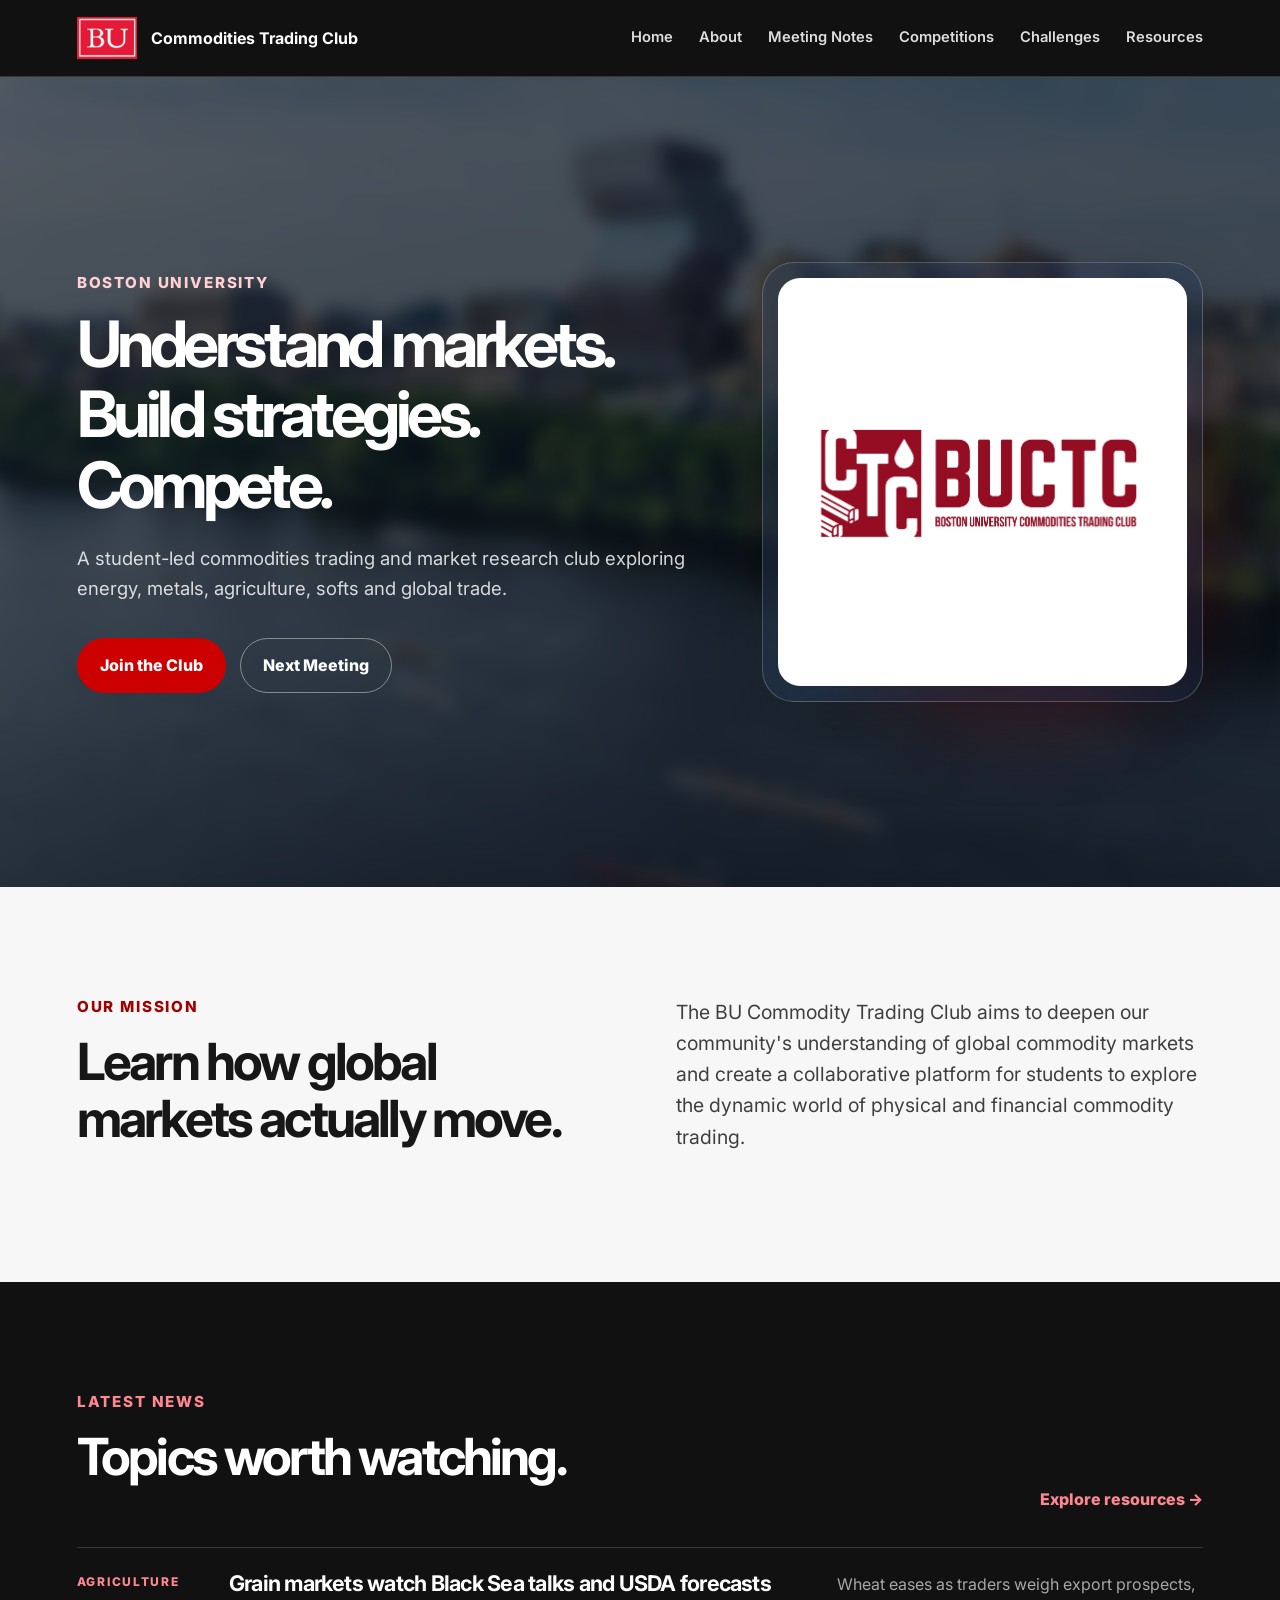
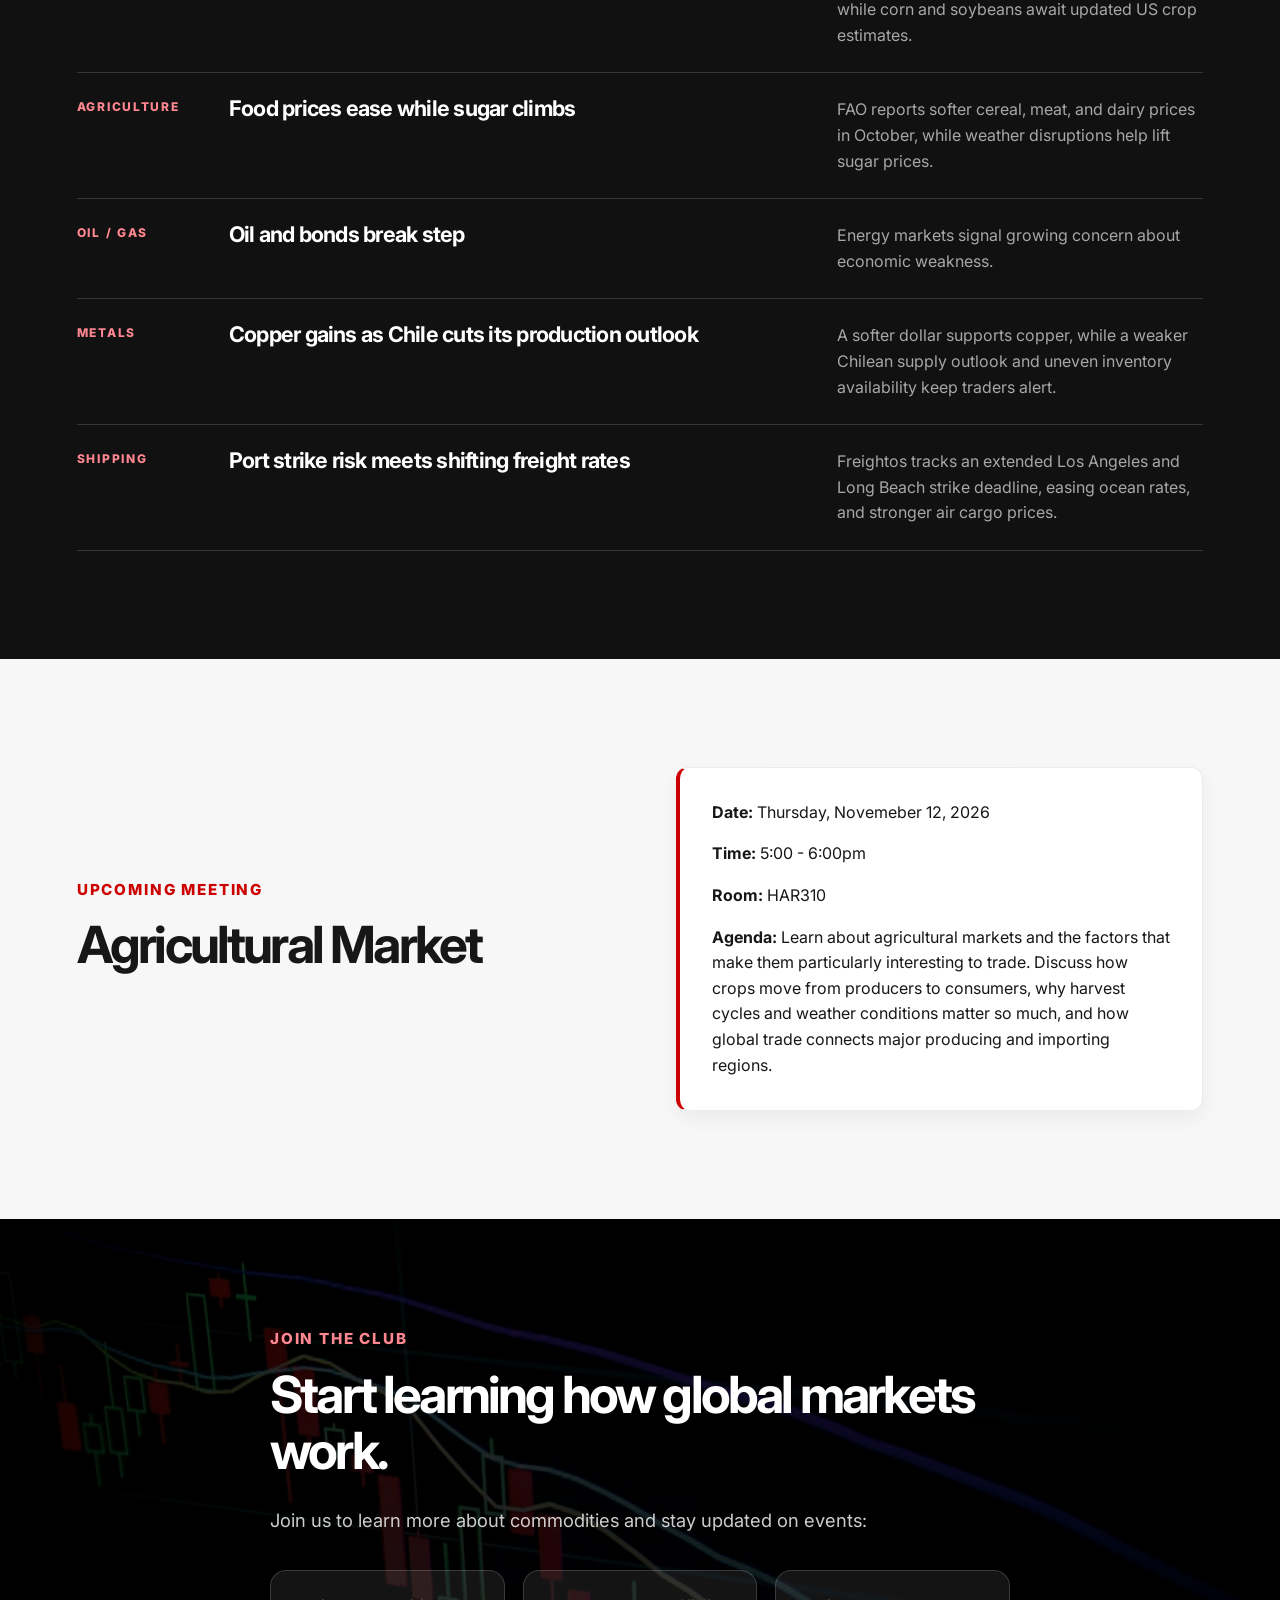
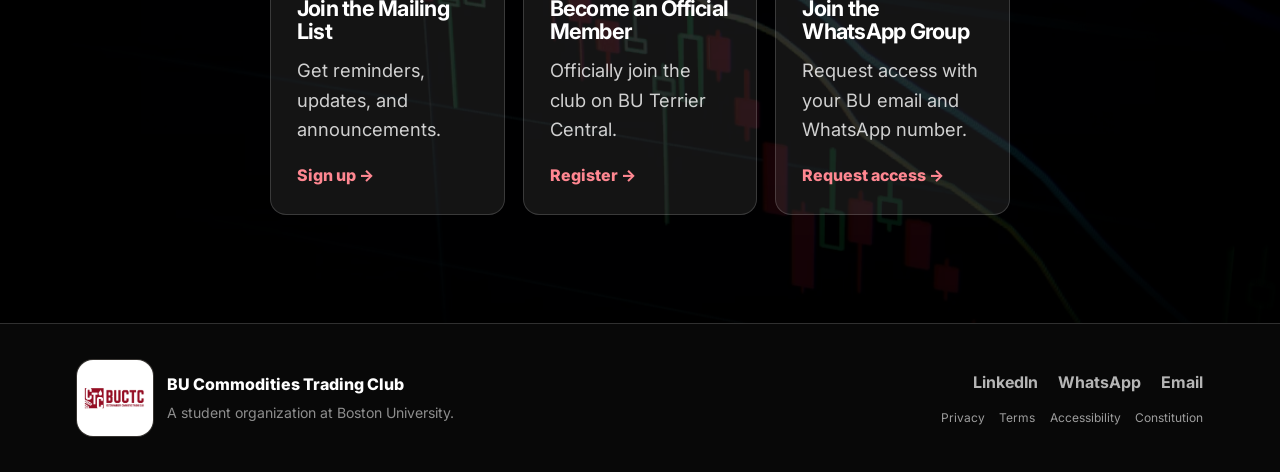
<file: index.html>
<!DOCTYPE html>
<html lang="en">
<head>
    <meta charset="UTF-8">
    <meta name="viewport" content="width=device-width, initial-scale=1.0">
    <title>BU Commodities Trading Club</title>
    <link rel="icon" type="image/png" href="/favicon.png">
    <link rel="shortcut icon" href="/favicon.ico">
    <meta name="description" 
        content="BU Commodities Trading Club is a Boston University student organization for learning about commodity markets, trading, research, and competitions.">
    <meta name="robots" content="index, follow">
    
    <meta property="og:site_name" content="BUCTC">
    <script type="application/ld+json">
    {
        "@context": "https://schema.org",
        "@type": "WebSite",
        "url": "https://buctc.org/",
        "name": "BUCTC",
        "alternateName": "BU Commodities Trading Club"
    }
    </script>

    <link rel="canonical" href="https://buctc.org/">
    <link rel="stylesheet" href="style.css">
    <link rel="preconnect" href="https://fonts.googleapis.com">
    <link rel="preconnect" href="https://fonts.gstatic.com" crossorigin>
    <link href="https://fonts.googleapis.com/css2?family=Inter:wght@400;500;600;700;800&family=Playfair+Display:wght@600;700&display=swap" rel="stylesheet">
</head>

<body>

<header class="site-header">
    <nav class="navbar container">
        <details class="mobile-menu">
            <summary aria-label="Open navigation">
                <span></span>
                <span></span>
                <span></span>
            </summary>

            <div class="mobile-menu-links">
                <a href="index.html">Home</a>
                <a href="about.html">About</a>
                <a href="notes.html">Meeting Notes</a>
                <a href="competitions.html">Competitions</a>
                <a href="challenges.html">Challenges</a>
                <a href="resources.html">Resources</a>
            </div>
        </details>
        <div class="logo">
            <a class="logo-image-link" href="https://terriercentral.bu.edu/" aria-label="Visit BU student organizations website">
            <img class="logo-image" src="images/bu-logo.jpg" alt="Boston University logo">
            </a>
            <span class="club-brand-copy">
                <strong>Commodities Trading Club</strong>
            </span>
        </div>

        <div class="nav-links">
            <a href="index.html">Home</a>
            <a href="about.html">About</a>
            <a href="notes.html">Meeting Notes</a>
            <a href="competitions.html">Competitions</a>
            <a href="challenges.html">Challenges</a>
            <a href="resources.html">Resources</a>
        </div>
    </nav>
</header>

<main>
    <section class="hero">
        <div class="container hero-content hero-split">

            <div class="hero-text-column">
                <p class="eyebrow">Boston University</p>

                <h1>
                    Understand markets.<br>
                    Build strategies.<br>
                    Compete.
                </h1>

                <p class="hero-text">
                    A student-led commodities trading and market research club
                    exploring energy, metals, agriculture, softs and global trade.
                </p>

                <div class="button-row">
                    <a class="button button-gold" href="#join">Join the Club</a>
                    <a class="button button-outline" href="#meeting">Next Meeting</a>
                </div>
            </div>

            <div class="hero-logo-column">
                <div class="hero-logo-frame">
                    <img src="images/club-logo.jpg" alt="BU Commodities Trading Club logo"
                        class="hero-logo-large">
                </div>
            </div>

        </div>
    </section>

    <section class="section section-light">
        <div class="container split-layout">
            <div>
                <p class="eyebrow dark">Our Mission</p>
                <h2>Learn how global markets actually move.</h2>
            </div>

            <div>
                <p class="large-copy">
                    The BU Commodity Trading Club aims to deepen our 
                    community's understanding of global commodity markets 
                    and create a collaborative platform for students to 
                    explore the dynamic world of physical and financial 
                    commodity trading.
                </p>
            </div>
        </div>
    </section>

    <section class="section section-dark">
        <div class="container">
            <div class="section-heading-row">
                <div>
                    <p class="eyebrow">Latest News</p>
                    <h2>Topics worth watching.</h2>
                </div>

                <a class="text-link light-link" href="resources.html">
                    Explore resources →
                </a>
            </div>

            <div class="news-list">
                <article class="news-item news-item-clickable">
                    <span>Agriculture</span>
                    <h3>Grain markets watch Black Sea talks and USDA forecasts</h3>
                    <p>Wheat eases as traders weigh export prospects, while corn and soybeans await updated US crop estimates.</p>
                    <a
                        class="news-item-overlay"
                        href="https://www.brecorder.com/news/40448186/cbot-wheat-futures-drift-lower-soybean-and-corn-firm"
                        target="_blank"
                        rel="noopener noreferrer"
                        aria-label="Read: Grain markets watch Black Sea talks and USDA forecasts"
                    ></a>
                </article>

                <article class="news-item news-item-clickable">
                    <span>Agriculture</span>
                    <h3>Food prices ease while sugar climbs</h3>
                    <p>FAO reports softer cereal, meat, and dairy prices in October, while weather disruptions help lift sugar prices.</p>
                    <a
                        class="news-item-overlay"
                        href="https://www.fao.org/newsroom/detail/fao-food-price-index-edges-down-in-october-amid-subdued-demand/"
                        target="_blank"
                        rel="noopener noreferrer"
                        aria-label="Read: Food prices ease while sugar climbs"
                    ></a>
                </article>

                <article class="news-item news-item-clickable">
                    <span>Oil / Gas</span>
                    <h3>Oil and bonds break step</h3>
                    <p>Energy markets signal growing concern about economic weakness.</p>
                    <a
                        class="news-item-overlay"
                        href="https://www.axios.com/2026/11/09/oil-yields-inflation-growth"
                        target="_blank"
                        rel="noopener noreferrer"
                        aria-label="Read: Oil and bonds break step"
                    ></a>
                </article>

                <article class="news-item news-item-clickable">
                    <span>Metals</span>
                    <h3>Copper gains as Chile cuts its production outlook</h3>
                    <p>A softer dollar supports copper, while a weaker Chilean supply outlook and uneven inventory availability keep traders alert.</p>
                    <a
                        class="news-item-overlay"
                        href="https://www.brecorder.com/news/40447135/copper-rises-on-weaker-dollar"
                        target="_blank"
                        rel="noopener noreferrer"
                        aria-label="Read: Copper gains as Chile cuts its production outlook"
                    ></a>
                </article>

                <article class="news-item news-item-clickable">
                    <span>Shipping</span>
                    <h3>Port strike risk meets shifting freight rates</h3>
                    <p>Freightos tracks an extended Los Angeles and Long Beach strike deadline, easing ocean rates, and stronger air cargo prices.</p>
                    <a
                        class="news-item-overlay"
                        href="https://www.freightos.com/freight-resources/la-lb-strike-deadline-extended-dem-win-increasing-trade-uncertainty-november-10-2026-update/"
                        target="_blank"
                        rel="noopener noreferrer"
                        aria-label="Read: Port strike risk meets shifting freight rates"
                    ></a>
                </article>
            </div>
        </div>
    </section>

    <section id="meeting" class="section section-gold">
        <div class="container meeting-layout">
            <div>
                <p class="eyebrow dark">Upcoming Meeting</p>
                <h2>Agricultural Market</h2>
            </div>

            <div class="meeting-details">
                <p><strong>Date:</strong> Thursday, Novemeber 12, 2026</p>
                <p><strong>Time:</strong> 5:00 - 6:00pm</p>
                <p><strong>Room:</strong> HAR310</p>
                <p>
                    <strong>Agenda:</strong> Learn about agricultural markets and the factors 
                    that make them particularly interesting to trade. Discuss how crops move 
                    from producers to consumers, why harvest cycles and weather conditions matter 
                    so much, and how global trade connects major producing and importing regions. 
                </p>
            </div>
        </div>
    </section>

    <section id="join" class="section join-section">
        <div class="container join-content">
            <p class="eyebrow">Join the Club</p>
        
            <h2>Start learning how global markets work.</h2>
            
            <p>Join us to learn more about commodities and stay updated on events:</p>

            <div class="join-actions">
                <a class="join-card" href="mailing-list.html">
                    <h3>Join the Mailing List</h3>
                    <p>Get reminders, updates, and announcements.</p>
                    <span>Sign up →</span>
                </a>

                <a class="join-card" href="https://terriercentral.bu.edu/CTC/club_signup">
                    <h3>Become an Official Member</h3>
                    <p>Officially join the club on BU Terrier Central.</p>
                    <span>Register →</span>
                </a>

                <a class="join-card" href="whatsapp.html">
                    <h3>Join the WhatsApp Group</h3>
                    <p>Request access with your BU email and WhatsApp number.</p>
                    <span>Request access →</span>
                </a>
            </div>
        </div>
    </section>

</main>

<footer class="site-footer">
    <div class="container footer-layout">
        <div class="footer-brand">
            <img src="images/club-logo.jpg" alt="" class="footer-logo" loading="lazy">
            <div>
                <p class="footer-title">BU Commodities Trading Club</p>
                <p>A student organization at Boston University.</p>
            </div>
        </div>

        <div class="footer-nav">
            <div class="footer-links">
                <a href="https://www.linkedin.com/company/bu-commodities-trading-club/posts/?feedView=all" target="_blank" rel="noopener">LinkedIn</a>
                <a href="whatsapp.html">WhatsApp</a>
                <a href="mailto:bucommodities@gmail.com">Email</a>
            </div>

            <div class="footer-legal">
                <a href="privacy.html">Privacy</a>
                <a href="terms.html">Terms</a>
                <a href="accessibility.html">Accessibility</a>
                <a href="documents/club/constitution.pdf" target="_blank" rel="noopener">Constitution</a>
            </div>
        </div>
    </div>
</footer>

</body>
</html>
</file>
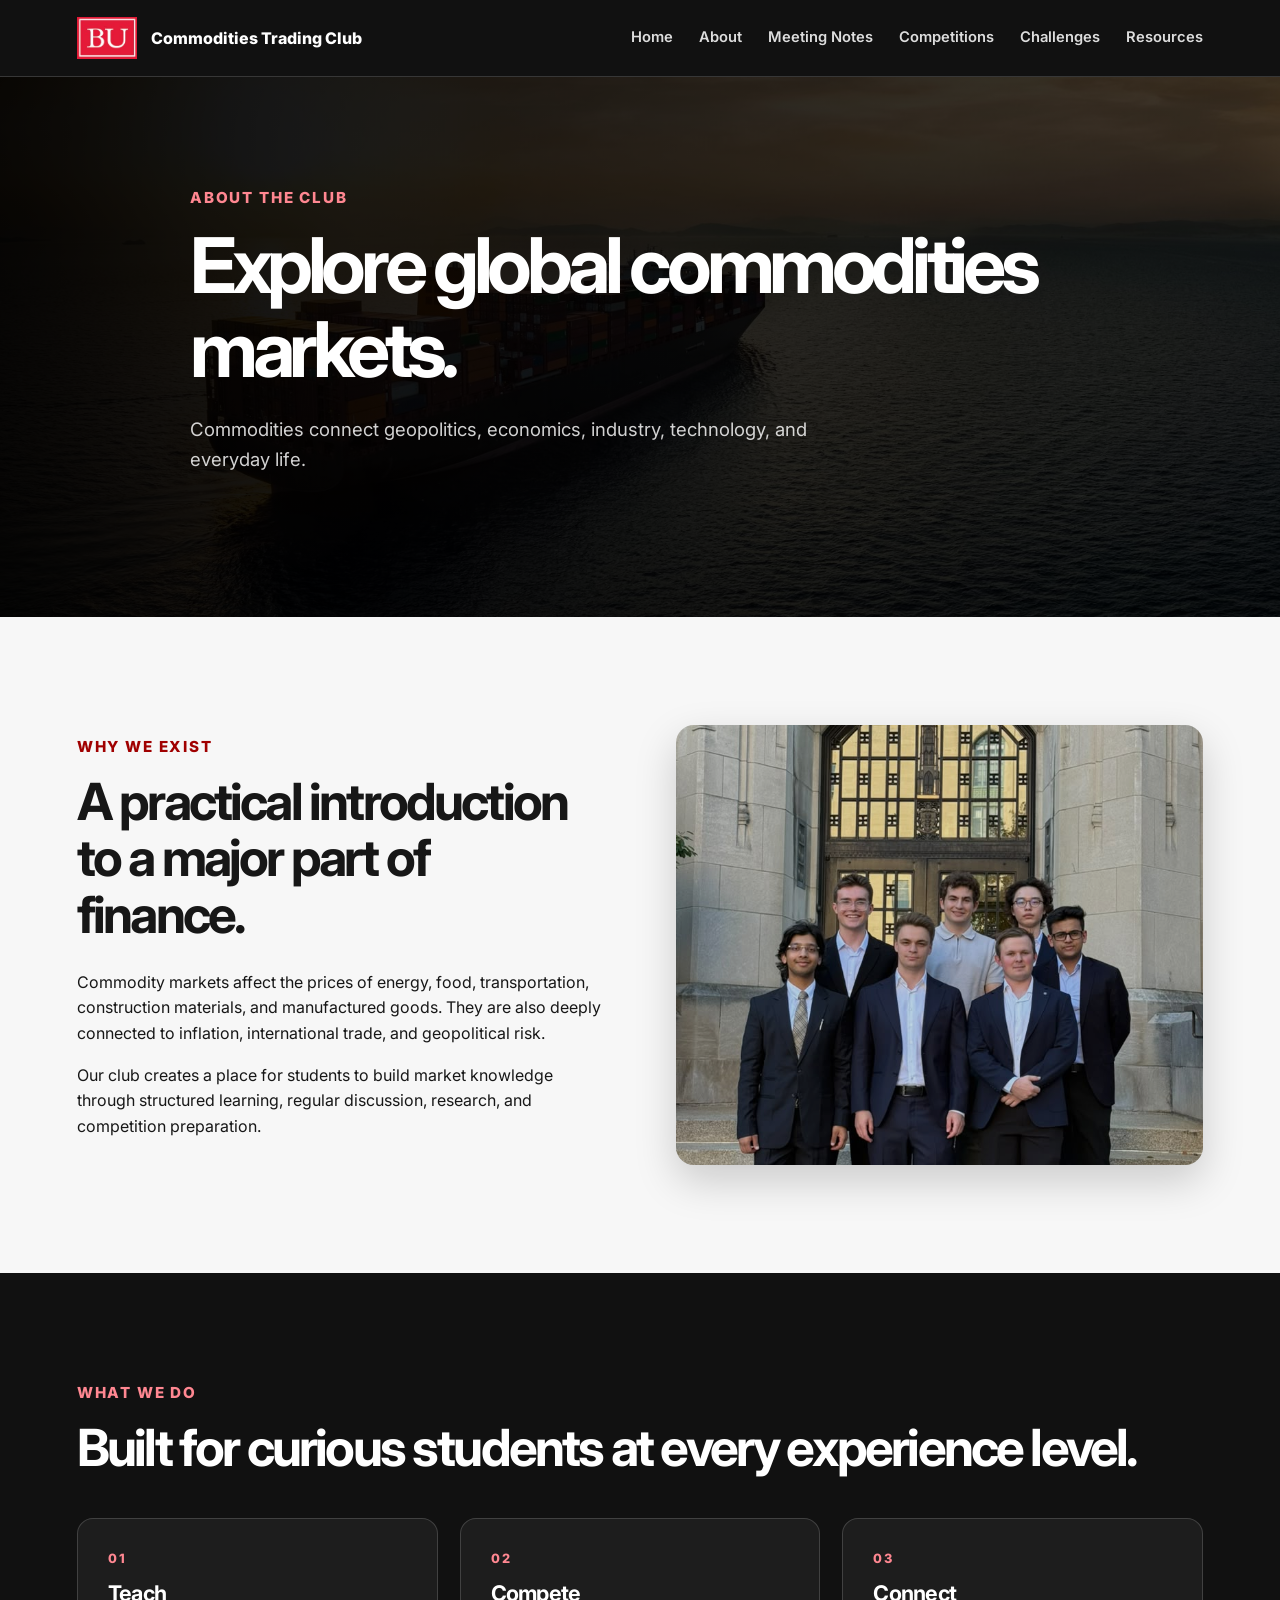
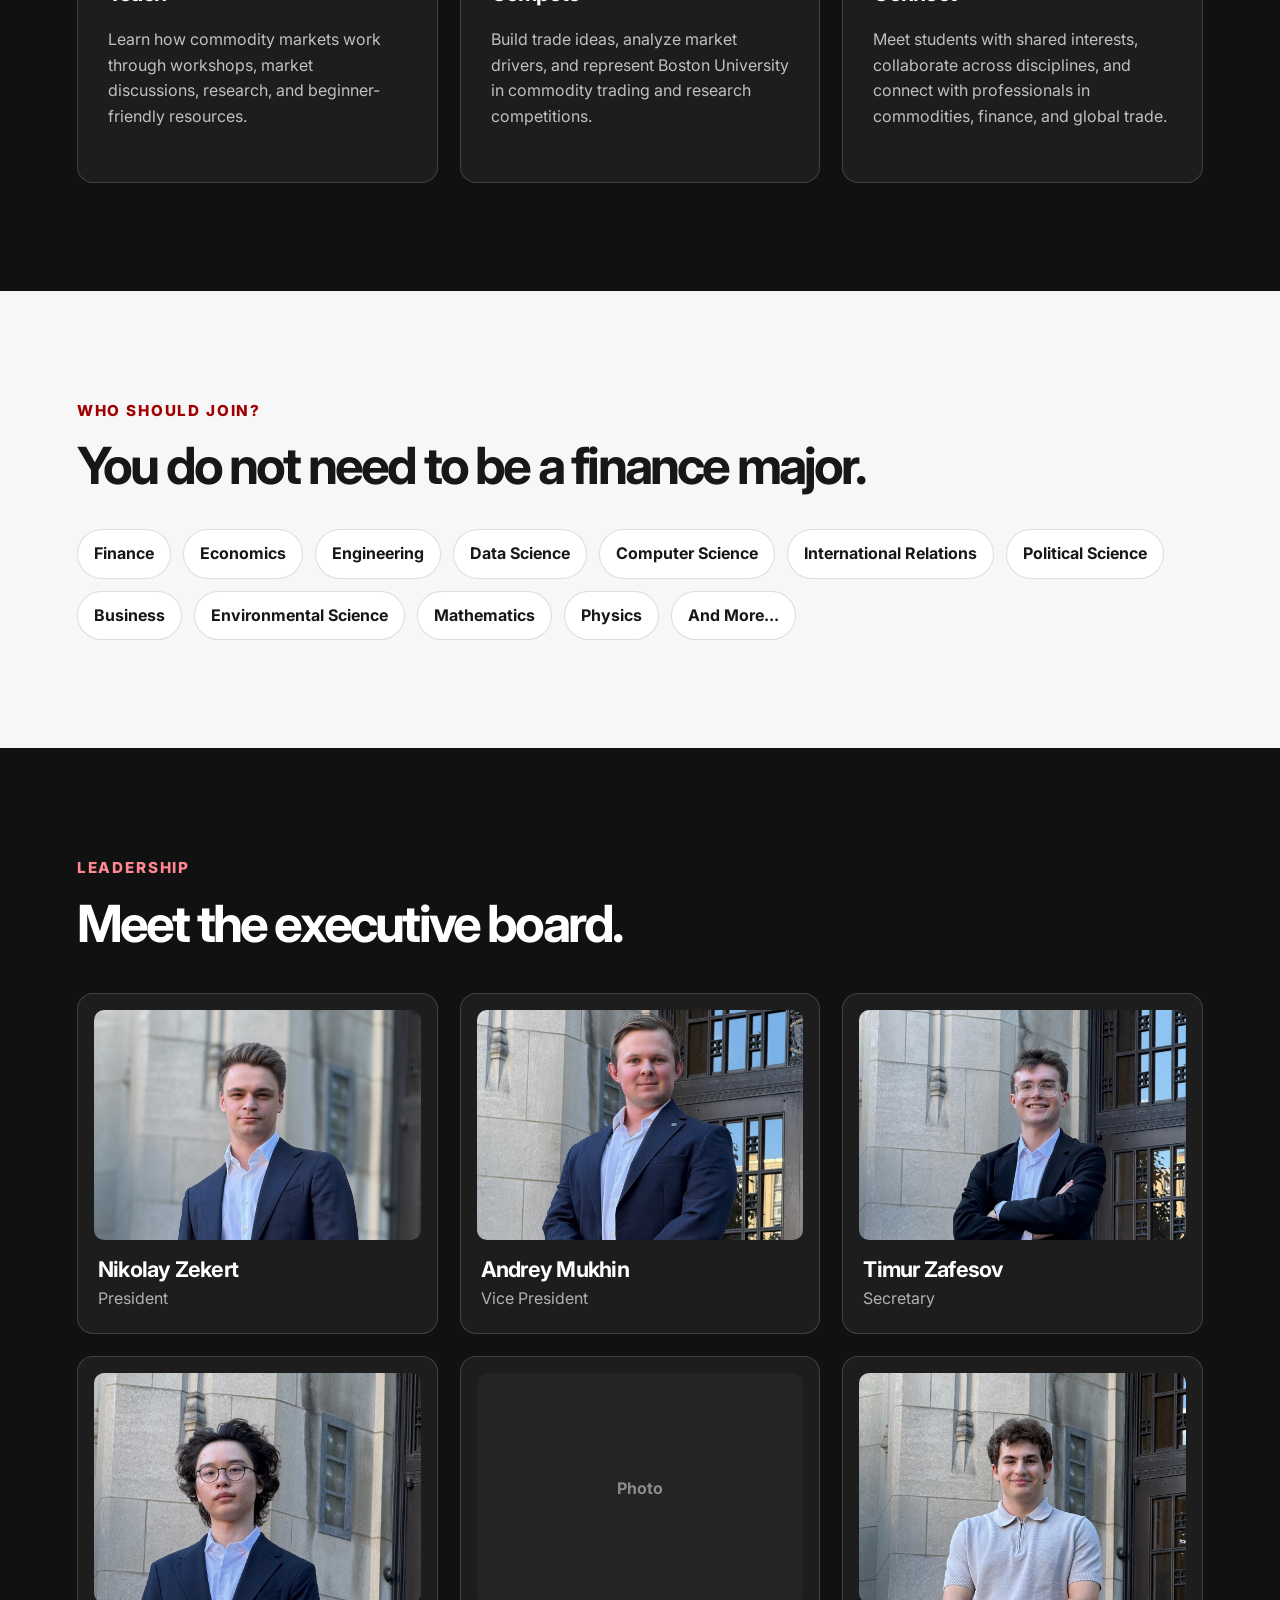
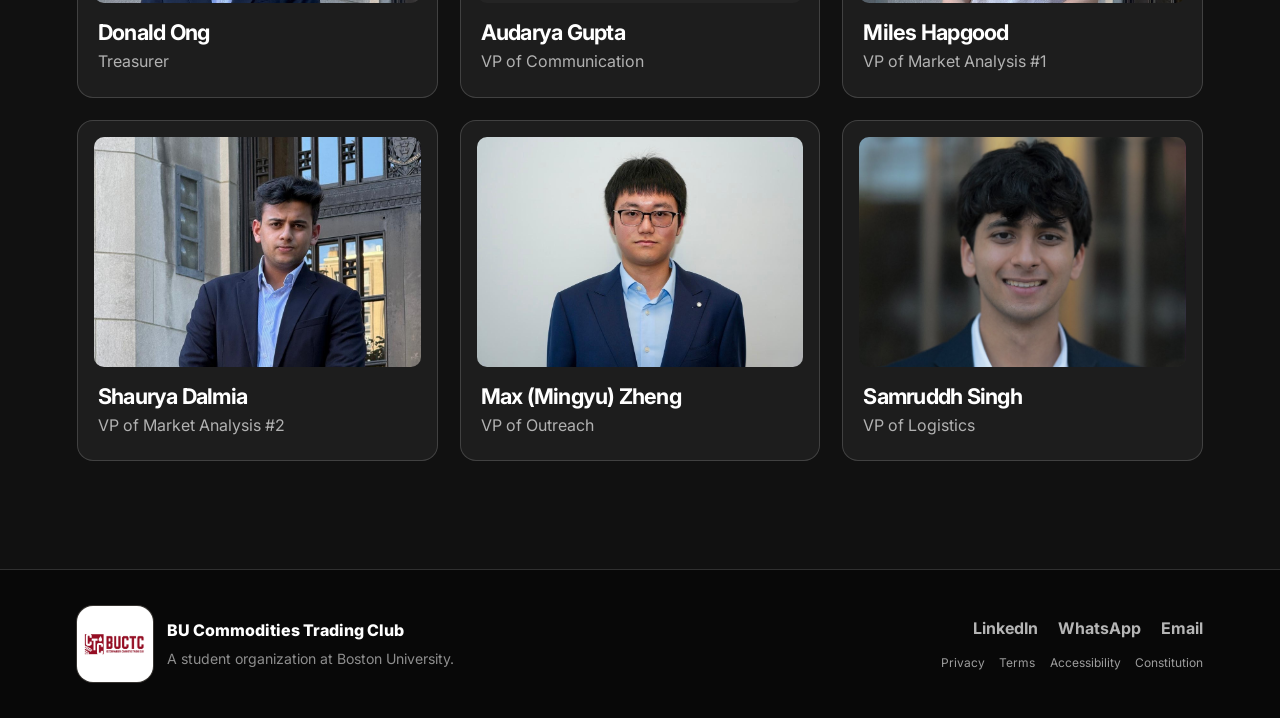
<file: about.html>
<!DOCTYPE html>
<html lang="en">
<head>
    <meta charset="UTF-8">
    <meta name="viewport" content="width=device-width, initial-scale=1.0">
    <title>About | BU Commodities Trading Club</title>
    <link rel="icon" type="image/png" href="favicon.png" sizes="any">
    <meta name="description" 
        content="Learn about the BU Commodities Trading Club, our mission, what we cover, and how Boston University students can get involved.">
    <meta name="robots" content="index, follow">

    <link rel="canonical" href="https://buctc.org/about">
    <link rel="stylesheet" href="style.css">
    <link rel="preconnect" href="https://fonts.googleapis.com">
    <link rel="preconnect" href="https://fonts.gstatic.com" crossorigin>
    <link href="https://fonts.googleapis.com/css2?family=Inter:wght@400;500;600;700;800&family=Playfair+Display:wght@600;700&display=swap" rel="stylesheet">
</head>

<body>

<header class="site-header">
    <nav class="navbar container">
        <details class="mobile-menu">
            <summary aria-label="Open navigation">
                <span></span>
                <span></span>
                <span></span>
            </summary>

            <div class="mobile-menu-links">
                <a href="index.html">Home</a>
                <a href="about.html">About</a>
                <a href="notes.html">Meeting Notes</a>
                <a href="competitions.html">Competitions</a>
                <a href="challenges.html">Challenges</a>
                <a href="resources.html">Resources</a>
            </div>
        </details>
        <div class="logo">
            <a class="logo-image-link" href="https://terriercentral.bu.edu/" aria-label="Visit BU student organizations website">
            <img class="logo-image" src="images/bu-logo.jpg" alt="Boston University logo">
            </a>
            <span>Commodities Trading Club</span>
        </div>

        <div class="nav-links">
            <a href="index.html">Home</a>
            <a href="about.html">About</a>
            <a href="notes.html">Meeting Notes</a>
            <a href="competitions.html">Competitions</a>
            <a href="challenges.html">Challenges</a>
            <a href="resources.html">Resources</a>
        </div>
    </nav>
</header>

<main>

    <section class="page-hero">
        <div class="container narrow">
            <p class="eyebrow">About the Club</p>
            
            <h1>Explore global commodities markets.</h1>

            <p class="hero-text">
                Commodities connect geopolitics, economics, industry,
                technology, and everyday life.
            </p>
        </div>
    </section>

    <section class="section section-light">
        <div class="container image-text-layout">
            <div>
                <p class="eyebrow dark">Why We Exist</p>
                
                <h2>A practical introduction to a major part of finance.</h2>

                <p>
                    Commodity markets affect the prices of energy, food,
                    transportation, construction materials, and manufactured
                    goods. They are also deeply connected to inflation,
                    international trade, and geopolitical risk.
                </p>

                <p>
                    Our club creates a place for students to build market
                    knowledge through structured learning, regular discussion,
                    research, and competition preparation.
                </p>
            </div>

            <div class="image-panel team-image"></div>
        </div>
    </section>

    <section class="section section-dark">
        <div class="container">
            <p class="eyebrow">What We Do</p>
            
            <h2>Built for curious students at every experience level.</h2>

            <div class="card-grid three-column">
                <article class="feature-card">
                    <p class="card-number">01</p>
                    <h3>Teach</h3>
                    <p>
                        Learn how commodity markets work through workshops, 
                        market discussions, research, and beginner-friendly resources.
                    </p>
                </article>

                <article class="feature-card">
                    <p class="card-number">02</p>
                    <h3>Compete</h3>
                    <p>
                        Build trade ideas, analyze market drivers, and represent Boston University 
                        in commodity trading and research competitions.
                    </p>
                </article>

                <article class="feature-card">
                    <p class="card-number">03</p>
                    <h3>Connect</h3>
                    <p>
                        Meet students with shared interests, collaborate across disciplines, and 
                        connect with professionals in commodities, finance, and global trade.
                    </p>
                </article>
            </div>
        </div>
    </section>

    <section class="section section-light">
        <div class="container">
            <p class="eyebrow dark">Who Should Join?</p>
            
            <h2>You do not need to be a finance major.</h2>

            <div class="tag-grid">
                <span>Finance</span>
                <span>Economics</span>
                <span>Engineering</span>
                <span>Data Science</span>
                <span>Computer Science</span>
                <span>International Relations</span>
                <span>Political Science</span>
                <span>Business</span>
                <span>Environmental Science</span>
                <span>Mathematics</span>
                <span>Physics</span>
                <span>And More...</span>
            </div>
        </div>
    </section>

    <section class="section section-dark">
        <div class="container">
            <p class="eyebrow">Leadership</p>
            
            <h2>Meet the executive board.</h2>

            <div class="card-grid three-column">
                <article class="person-card">
                    <img class="person-photo"
                        src="images/headshots/Nikolay_Zekert.JPG"
                        alt="Nikolay Zekert">
                    <h3>Nikolay Zekert</h3>
                    <p>President</p>
                </article>

                <article class="person-card">
                    <img class="person-photo"
                        src="images/headshots/Andrey_Mukhin.JPG"
                        alt="Andrey Mukhin">
                    <h3>Andrey Mukhin</h3>
                    <p>Vice President</p>
                </article>

                <article class="person-card">
                    <img class="person-photo"
                        src="images/headshots/Timur_Zafesov.JPG"
                        alt="Timur Zafesov">
                    <h3>Timur Zafesov</h3>
                    <p>Secretary</p>
                </article>

                <article class="person-card">
                    <img class="person-photo"
                        src="images/headshots/Donald_Ong.JPG"
                        alt="Donald Ong">
                    <h3>Donald Ong</h3>
                    <p>Treasurer</p>
                </article>

                <article class="person-card">
                    <div class="person-placeholder">Photo</div>
                    <h3>Audarya Gupta</h3>
                    <p>VP of Communication</p>
                </article>

                <article class="person-card">
                    <img class="person-photo"
                        src="images/headshots/Miles_Hapgood.JPG"
                        alt="Miles Hapgood">
                    <h3>Miles Hapgood</h3>
                    <p>VP of Market Analysis #1</p>
                </article>

                <article class="person-card">
                    <img class="person-photo"
                        src="images/headshots/Shaurya_Dalmia.JPG"
                        alt="Shaurya Dalmia">
                    <h3>Shaurya Dalmia</h3>
                    <p>VP of Market Analysis #2</p>
                </article>

                <article class="person-card">
                    <img class="person-photo"
                        src="images/headshots/Max_Zheng.JPG"
                        alt="Max Zheng">
                    <h3>Max (Mingyu) Zheng</h3>
                    <p>VP of Outreach</p>
                </article>

                <article class="person-card">
                    <img class="person-photo"
                        src="images/headshots/Sammrudh_Singh.JPG"
                        alt="Samruddh Singh">
                    <h3>Samruddh Singh</h3>
                    <p>VP of Logistics</p>
                </article>
            </div>
        </div>
    </section>
</main>

<footer class="site-footer">
    <div class="container footer-layout">
        <div class="footer-brand">
            <img src="images/club-logo.jpg" alt="" class="footer-logo" loading="lazy">
            <div>
                <p class="footer-title">BU Commodities Trading Club</p>
                <p>A student organization at Boston University.</p>
            </div>
        </div>

        <div class="footer-nav">
            <div class="footer-links">
                <a href="https://www.linkedin.com/company/bu-commodities-trading-club/posts/?feedView=all" target="_blank" rel="noopener">LinkedIn</a>
                <a href="whatsapp.html">WhatsApp</a>
                <a href="mailto:bucommodities@gmail.com">Email</a>
            </div>

            <div class="footer-legal">
                <a href="privacy.html">Privacy</a>
                <a href="terms.html">Terms</a>
                <a href="accessibility.html">Accessibility</a>
                <a href="documents/club/constitution.pdf" target="_blank" rel="noopener">Constitution</a>
            </div>
        </div>
    </div>
</footer>

</body>
</html>
</file>
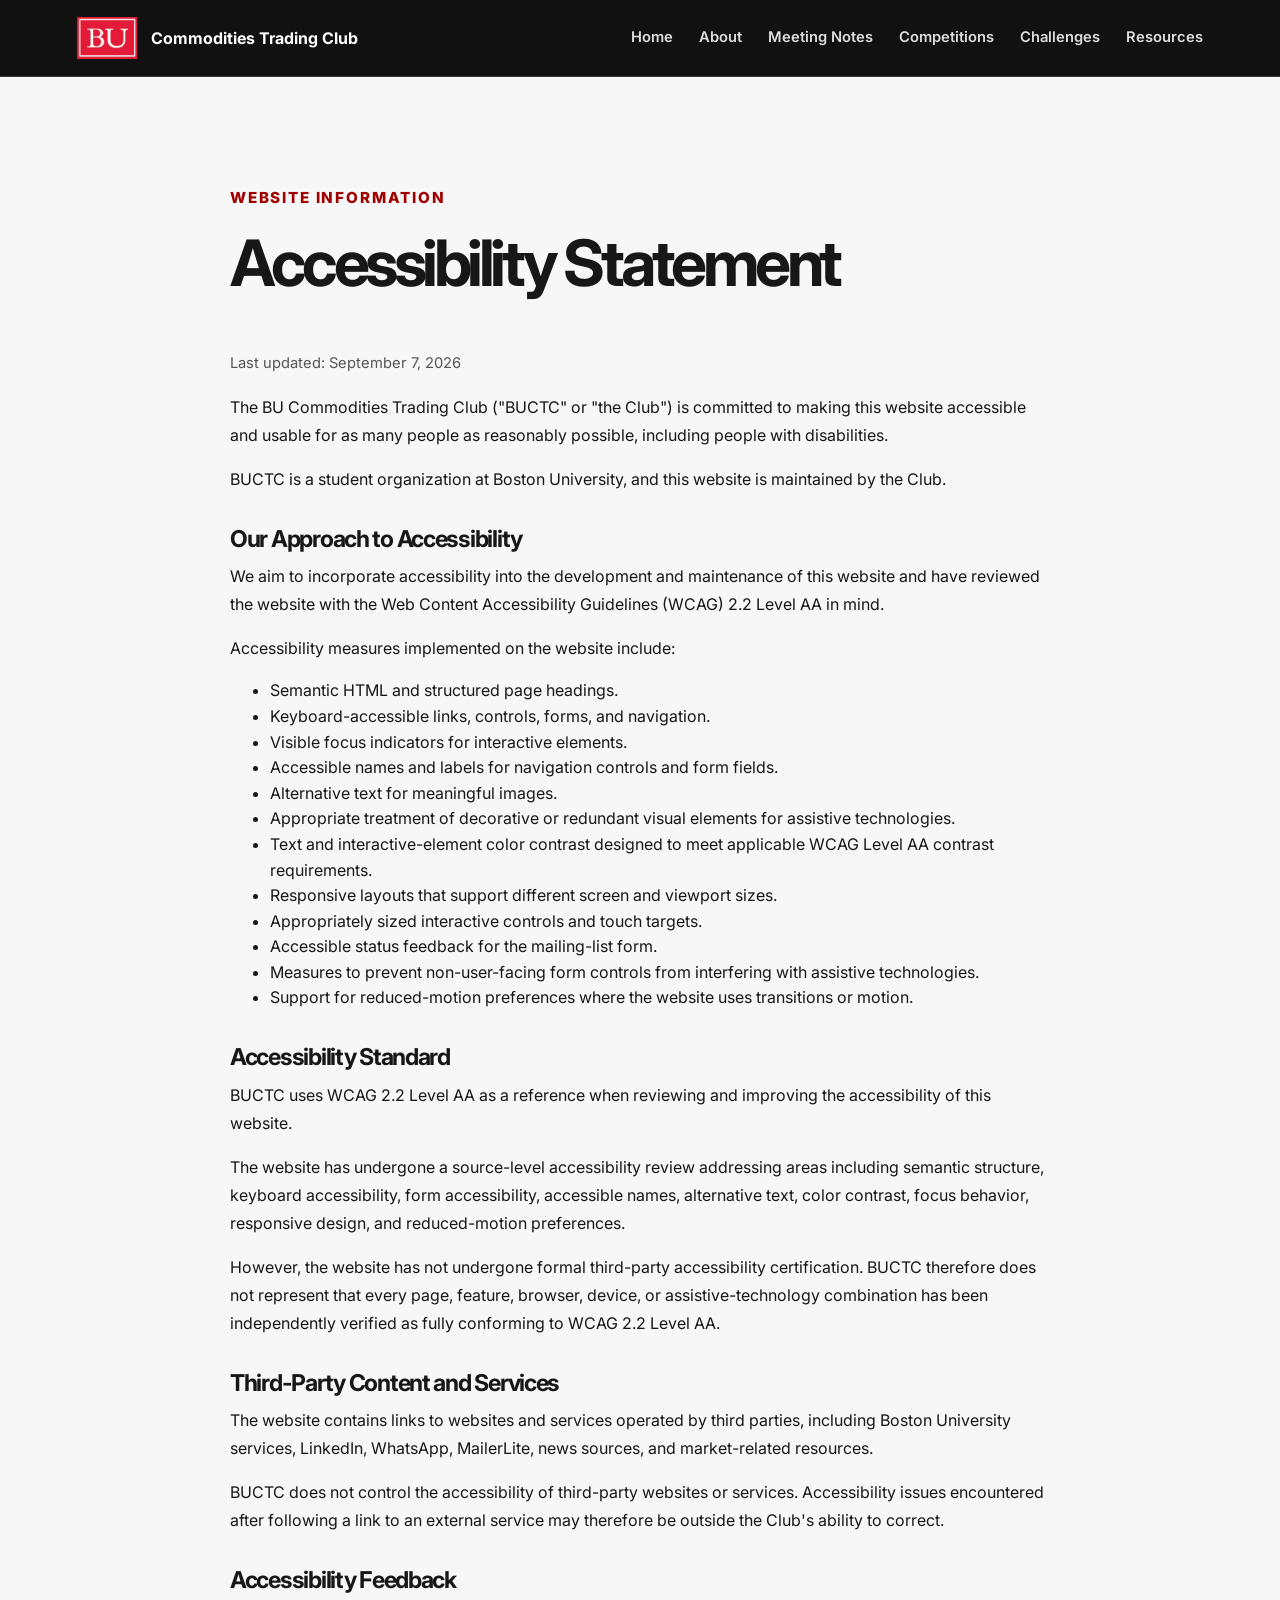
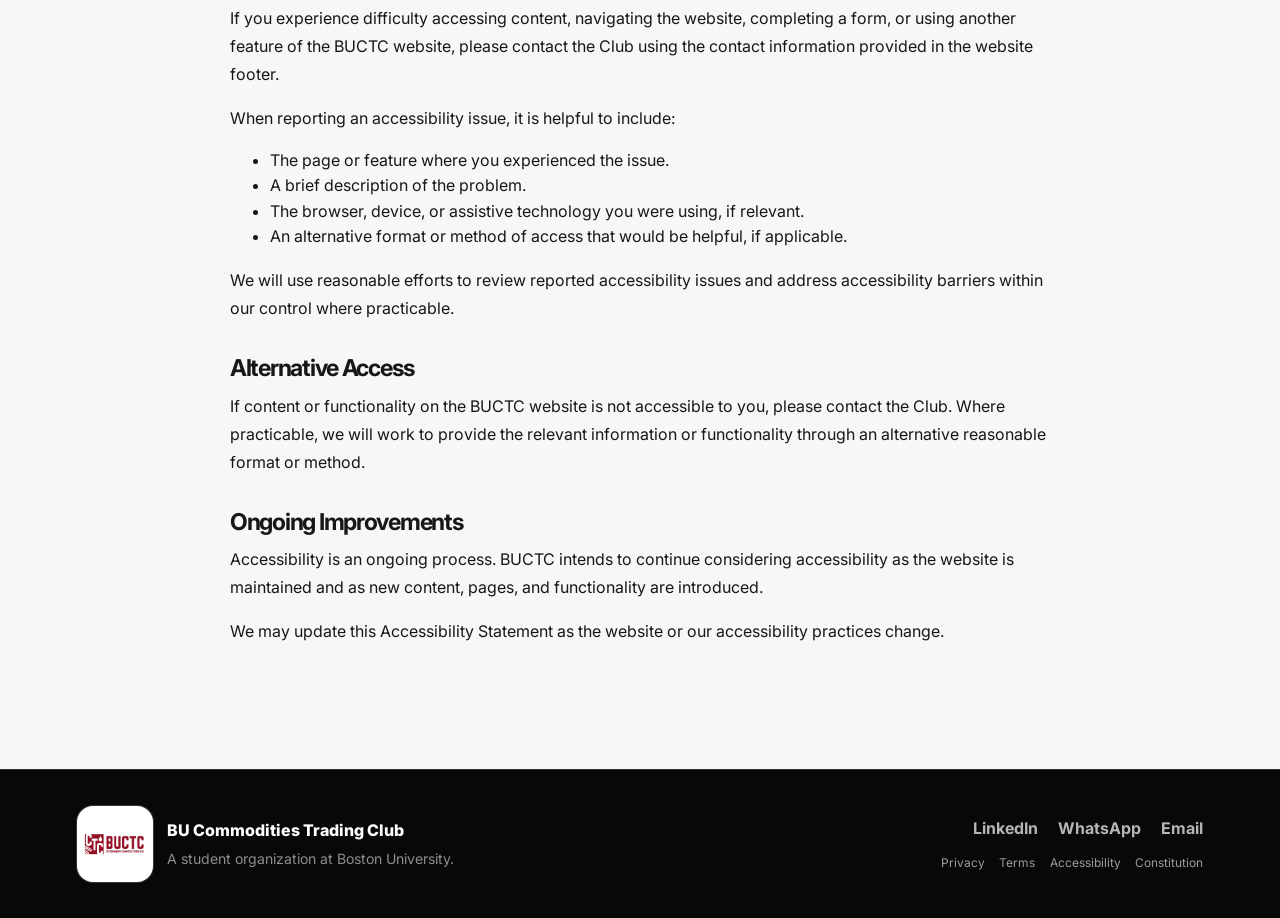
<file: accessibility.html>
<!DOCTYPE html>
<html lang="en">
<head>
    <meta charset="UTF-8">
    <meta name="viewport" content="width=device-width, initial-scale=1.0">
    <title>Accessibility | BU Commodities Trading Club</title>
    <link rel="icon" type="image/png" sizes="any" href="favicon.png">
    <meta name="description" 
        content="Accessibility statement for the BU Commodities Trading Club website, including current accessibility practices and ongoing improvements.">
    <meta name="robots" content="index, follow">

    <link rel="canonical" href="https://buctc.org/accessibility">
    <link rel="stylesheet" href="style.css">
    <link rel="preconnect" href="https://fonts.googleapis.com">
    <link rel="preconnect" href="https://fonts.gstatic.com" crossorigin>
    <link href="https://fonts.googleapis.com/css2?family=Inter:wght@400;500;600;700;800&family=Playfair+Display:wght@600;700&display=swap" rel="stylesheet">
</head>

<body>
    
<header class="site-header">
    <nav class="navbar container">
        <details class="mobile-menu">
            <summary aria-label="Open navigation">
                <span></span>
                <span></span>
                <span></span>
            </summary>

            <div class="mobile-menu-links">
                <a href="index.html">Home</a>
                <a href="about.html">About</a>
                <a href="notes.html">Meeting Notes</a>
                <a href="competitions.html">Competitions</a>
                <a href="challenges.html">Challenges</a>
                <a href="resources.html">Resources</a>
            </div>
        </details>
        <div class="logo">
            <a class="logo-image-link" href="https://terriercentral.bu.edu/" aria-label="Visit BU student organizations website">
            <img class="logo-image" src="images/bu-logo.jpg" alt="Boston University logo">
            </a>
            <span class="club-brand-copy">
                <strong>Commodities Trading Club</strong>
            </span>
        </div>
        
        <div class="nav-links">
            <a href="index.html">Home</a>
            <a href="about.html">About</a>
            <a href="notes.html">Meeting Notes</a>
            <a href="competitions.html">Competitions</a>
            <a href="challenges.html">Challenges</a>
            <a href="resources.html">Resources</a>
        </div>

    </nav>
</header>

<main>
    <section class="section section-light legal-page">
        <div class="container legal-container">
            <p class="eyebrow dark">Website Information</p>
            
            <h1>Accessibility Statement</h1>

            <p class="legal-updated">Last updated: September 7, 2026</p>

            <p>
                The BU Commodities Trading Club ("BUCTC" or "the Club") is committed 
                to making this website accessible and usable for as many people as 
                reasonably possible, including people with disabilities.
            </p>

            <p>
                BUCTC is a student organization at Boston University, and this website 
                is maintained by the Club.
            </p>

            <h2>Our Approach to Accessibility</h2>

            <p>
                We aim to incorporate accessibility into the development and maintenance 
                of this website and have reviewed the website with the Web Content 
                Accessibility Guidelines (WCAG) 2.2 Level AA in mind.
            </p>

            <p>
                Accessibility measures implemented on the website include:
            </p>

            <ul>
                <li>Semantic HTML and structured page headings.</li>
                <li>
                    Keyboard-accessible links, controls, forms, and navigation.
                </li>
                <li>
                    Visible focus indicators for interactive elements.
                </li>
                <li>
                    Accessible names and labels for navigation controls and form fields.
                </li>
                <li>
                    Alternative text for meaningful images.
                </li>
                <li>
                    Appropriate treatment of decorative or redundant visual elements 
                    for assistive technologies.
                </li>
                <li>
                    Text and interactive-element color contrast designed to meet 
                    applicable WCAG Level AA contrast requirements.
                </li>
                <li>
                    Responsive layouts that support different screen and viewport sizes.
                </li>
                <li>
                    Appropriately sized interactive controls and touch targets.
                </li>
                <li>
                    Accessible status feedback for the mailing-list form.
                </li>
                <li>
                    Measures to prevent non-user-facing form controls from interfering 
                    with assistive technologies.
                </li>
                <li>
                    Support for reduced-motion preferences where the website uses 
                    transitions or motion.
                </li>
            </ul>

            <h2>Accessibility Standard</h2>

            <p>
                BUCTC uses WCAG 2.2 Level AA as a reference when reviewing and improving 
                the accessibility of this website.
            </p>

            <p>
                The website has undergone a source-level accessibility review addressing 
                areas including semantic structure, keyboard accessibility, form 
                accessibility, accessible names, alternative text, color contrast, focus 
                behavior, responsive design, and reduced-motion preferences.
            </p>

            <p>
                However, the website has not undergone formal third-party accessibility 
                certification. BUCTC therefore does not represent that every page, feature, 
                browser, device, or assistive-technology combination has been independently 
                verified as fully conforming to WCAG 2.2 Level AA.
            </p>

            <h2>Third-Party Content and Services</h2>

            <p>
                The website contains links to websites and services operated by third 
                parties, including Boston University services, LinkedIn, WhatsApp, 
                MailerLite, news sources, and market-related resources.
            </p>

            <p>
                BUCTC does not control the accessibility of third-party websites or 
                services. Accessibility issues encountered after following a link to an 
                external service may therefore be outside the Club's ability to correct.
            </p>

            <h2>Accessibility Feedback</h2>

            <p>
                If you experience difficulty accessing content, navigating the website, 
                completing a form, or using another feature of the BUCTC website, please 
                contact the Club using the contact information provided in the website 
                footer.
            </p>

            <p>
                When reporting an accessibility issue, it is helpful to include:
            </p>

            <ul>
                <li>
                    The page or feature where you experienced the issue.
                </li>
                <li>
                    A brief description of the problem.
                </li>
                <li>
                    The browser, device, or assistive technology you were using, 
                    if relevant.
                </li>
                <li>
                    An alternative format or method of access that would be helpful, 
                    if applicable.
                </li>
            </ul>

            <p>
                We will use reasonable efforts to review reported accessibility issues 
                and address accessibility barriers within our control where practicable.
            </p>


            <h2>Alternative Access</h2>

            <p>
                If content or functionality on the BUCTC website is not accessible to 
                you, please contact the Club. Where practicable, we will work to provide 
                the relevant information or functionality through an alternative 
                reasonable format or method.
            </p>

            <h2>Ongoing Improvements</h2>

            <p>
                Accessibility is an ongoing process. BUCTC intends to continue considering 
                accessibility as the website is maintained and as new content, pages, and 
                functionality are introduced.
            </p>

            <p>
                We may update this Accessibility Statement as the website or our 
                accessibility practices change.
            </p>
        </div>
    </section>
</main>


<footer class="site-footer">
    <div class="container footer-layout">
        <div class="footer-brand">

            <img 
                src="images/club-logo.jpg" 
                alt="" 
                class="footer-logo" 
                loading="lazy"
            >

            <div>
                <p class="footer-title">BU Commodities Trading Club</p>
                <p>A student organization at Boston University.</p>
            </div>

        </div>


        <div class="footer-nav">

            <div class="footer-links">

                <a 
                    href="https://www.linkedin.com/company/bu-commodities-trading-club/posts/?feedView=all" 
                    target="_blank" 
                    rel="noopener"
                >
                    LinkedIn
                </a>

                <a href="whatsapp.html">
                    WhatsApp
                </a>

                <a href="mailto:bucommodities@gmail.com">
                    Email
                </a>

            </div>


            <div class="footer-legal">

                <a href="privacy.html">Privacy</a>

                <a href="terms.html">Terms</a>

                <a href="accessibility.html">Accessibility</a>

                <a 
                    href="documents/club/constitution.pdf" 
                    target="_blank" 
                    rel="noopener"
                >
                    Constitution
                </a>

            </div>

        </div>

    </div>

</footer>

</body>
</html>
</file>
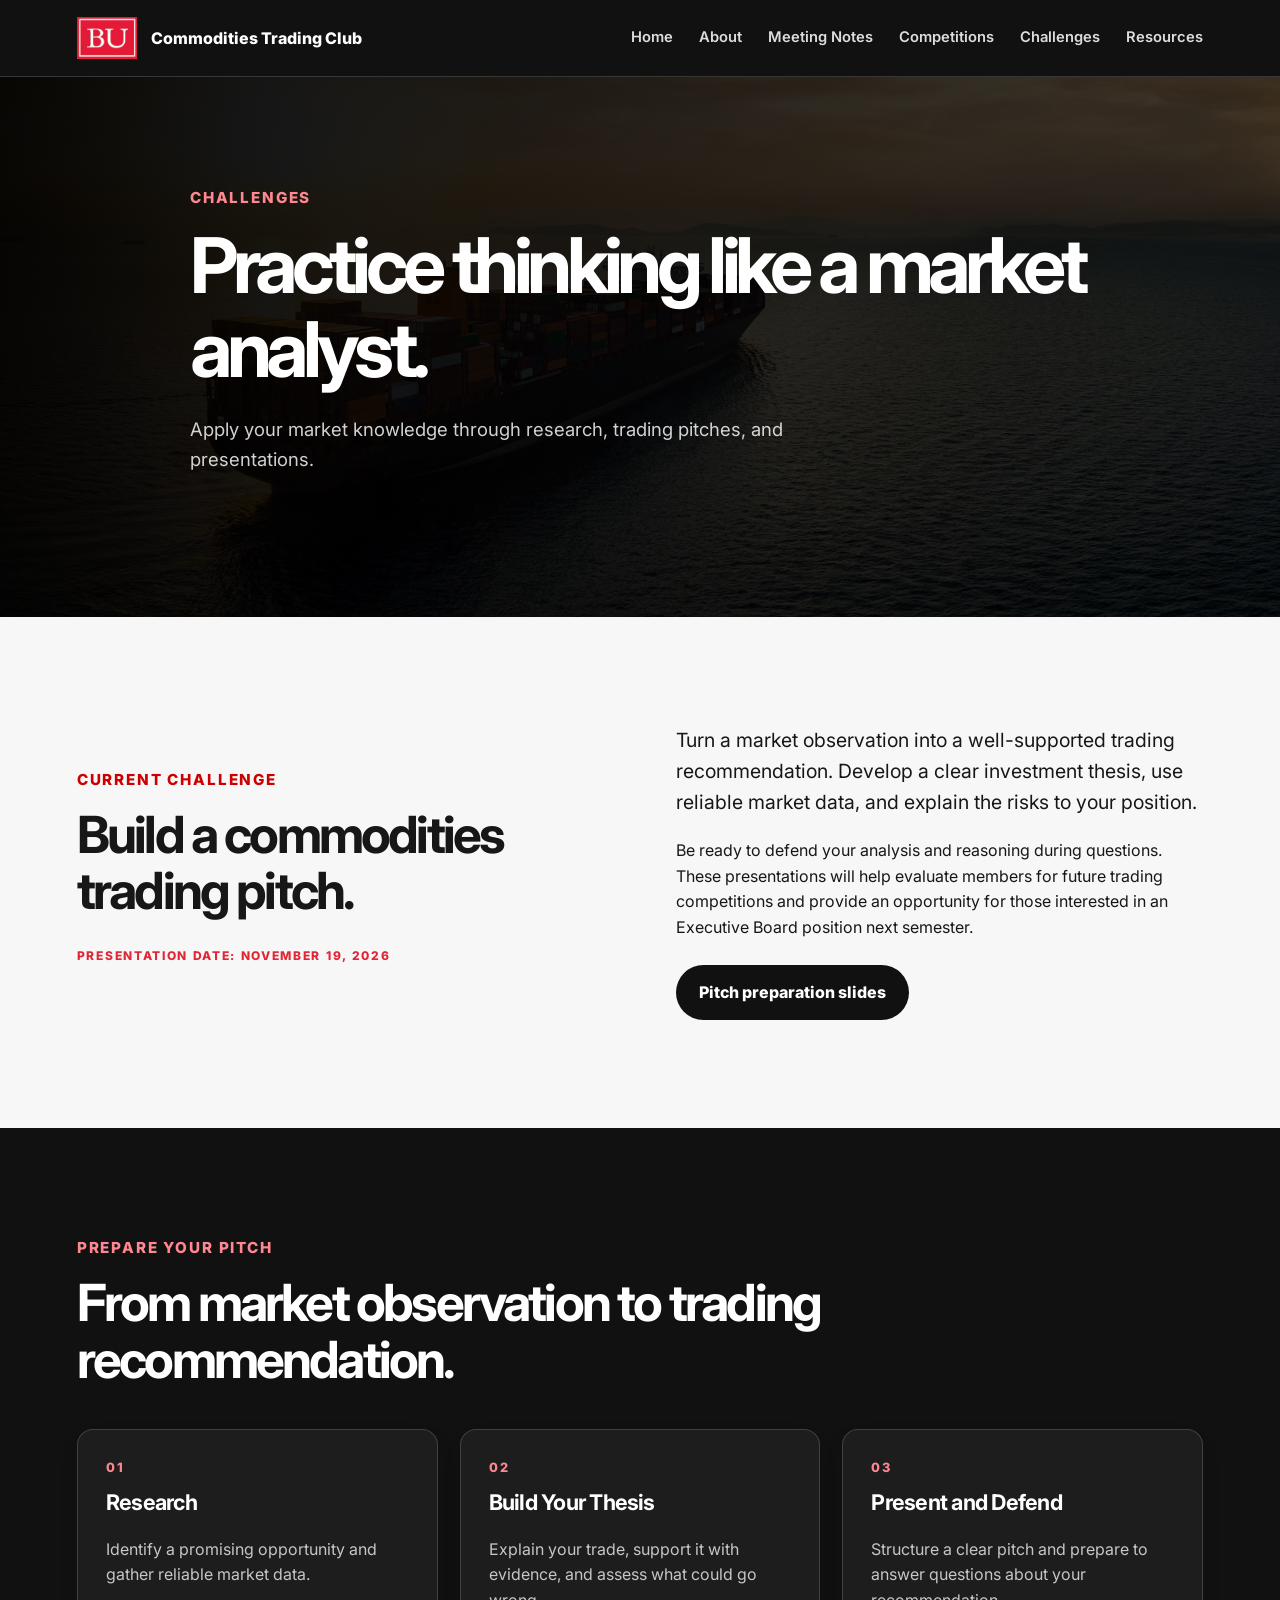
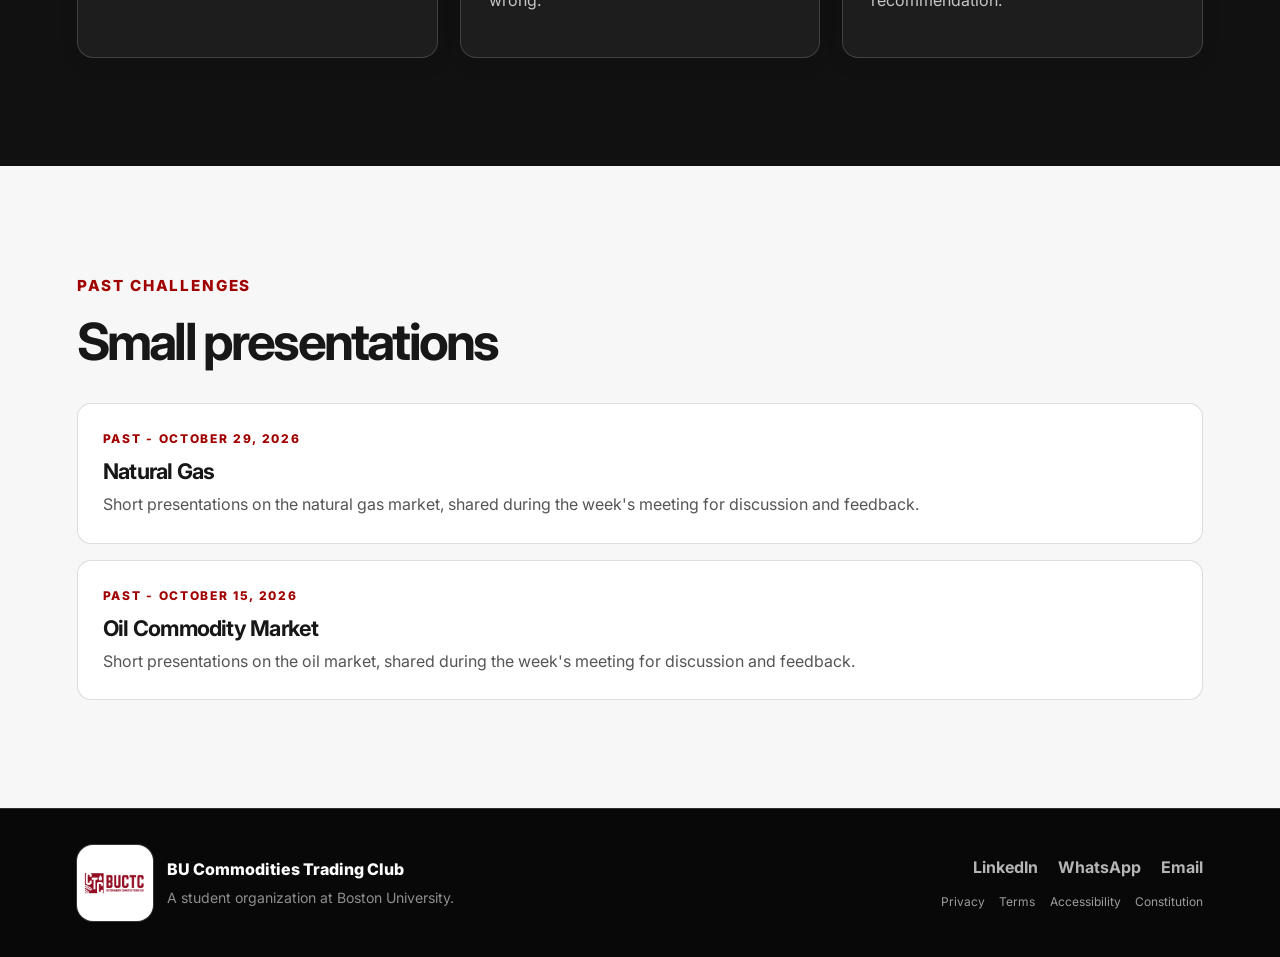
<file: challenges.html>
<!DOCTYPE html>
<html lang="en">
<head>
    <meta charset="UTF-8">
    <meta name="viewport" content="width=device-width, initial-scale=1.0">
    <title>Challenges | BU Commodities Trading Club</title>
    <link rel="icon" type="image/png" href="favicon.png" sizes="any">
    <meta name="description" 
        content="Practice commodity-market research and trading skills through challenges from the BU Commodities Trading Club.">
    <meta name="robots" content="index, follow">

    <link rel="canonical" href="https://buctc.org/challenges">
    <link rel="stylesheet" href="style.css">
    <link rel="preconnect" href="https://fonts.googleapis.com">
    <link rel="preconnect" href="https://fonts.gstatic.com" crossorigin>
    <link href="https://fonts.googleapis.com/css2?family=Inter:wght@400;500;600;700;800&family=Playfair+Display:wght@600;700&display=swap" rel="stylesheet">
</head>

<body>

<header class="site-header">
    <nav class="navbar container">
        <details class="mobile-menu">
            <summary aria-label="Open navigation">
                <span></span>
                <span></span>
                <span></span>
            </summary>

            <div class="mobile-menu-links">
                <a href="index.html">Home</a>
                <a href="about.html">About</a>
                <a href="notes.html">Meeting Notes</a>
                <a href="competitions.html">Competitions</a>
                <a href="challenges.html">Challenges</a>
                <a href="resources.html">Resources</a>
            </div>
        </details>
        <div class="logo">
            <a class="logo-image-link" href="https://terriercentral.bu.edu/" aria-label="Visit BU student organizations website">
            <img class="logo-image" src="images/bu-logo.jpg" alt="Boston University logo">
            </a>
            <span>Commodities Trading Club</span>
        </div>

        <div class="nav-links">
            <a href="index.html">Home</a>
            <a href="about.html">About</a>
            <a href="notes.html">Meeting Notes</a>
            <a href="competitions.html">Competitions</a>
            <a href="challenges.html">Challenges</a>
            <a href="resources.html">Resources</a>
        </div>
    </nav>
</header>

<main>

    <section class="page-hero">
        <div class="container narrow">
            <p class="eyebrow">Challenges</p>
            
            <h1>Practice thinking like a market analyst.</h1>

            <p class="hero-text">
                Apply your market knowledge through research,
                trading pitches, and presentations.
            </p>
        </div>
    </section>

    <section class="section section-gold">
        <div class="container split-layout">
            <div>
                <p class="eyebrow dark">Current Challenge</p>
                <h2>Build a commodities trading pitch.</h2>
                <p class="content-meta">Presentation date: November 19, 2026</p>
            </div>

            <div>
                <p class="large-copy dark-copy">
                    Turn a market observation into a well-supported trading
                    recommendation. Develop a clear investment thesis, use reliable
                    market data, and explain the risks to your position.
                </p>
                <p>
                    Be ready to defend your analysis and reasoning during questions.
                    These presentations will help evaluate members for future trading
                    competitions and provide an opportunity for those interested in
                    an Executive Board position next semester.
                </p>
                <div class="button-row">
                    <a class="button button-dark" href="documents/meeting-slides/BUCTC%20Meeting%209.pdf">
                        Pitch preparation slides
                    </a>
                </div>
            </div>
        </div>
    </section>

    <section class="section section-dark">
        <div class="container">
            <p class="eyebrow">Prepare Your Pitch</p>

            <h2>From market observation to trading recommendation.</h2>

            <div class="card-grid three-column">
                <article class="light-card">
                    <p class="card-number">01</p>
                    <h3>Research</h3>
                    <p>Identify a promising opportunity and gather reliable market data.</p>
                </article>

                <article class="light-card">
                    <p class="card-number">02</p>
                    <h3>Build Your Thesis</h3>
                    <p>Explain your trade, support it with evidence, and assess what could go wrong.</p>
                </article>

                <article class="light-card">
                    <p class="card-number">03</p>
                    <h3>Present and Defend</h3>
                    <p>Structure a clear pitch and prepare to answer questions about your recommendation.</p>
                </article>
            </div>
        </div>
    </section>

    <section class="section section-light">
        <div class="container">
            <p class="eyebrow dark">Past Challenges</p>

            <h2>Small presentations</h2>

            <div class="content-list">
                <article class="content-card">
                    <div>
                        <p class="content-meta">Past - October 29, 2026</p>
                        <h3>Natural Gas</h3>
                        <p>
                            Short presentations on the natural gas market, shared
                            during the week's meeting for discussion and feedback.
                        </p>
                    </div>
                </article>

                <article class="content-card">
                    <div>
                        <p class="content-meta">Past - October 15, 2026</p>
                        <h3>Oil Commodity Market</h3>
                        <p>
                            Short presentations on the oil market, shared during
                            the week's meeting for discussion and feedback.
                        </p>
                    </div>
                </article>
            </div>
        </div>
    </section>

</main>

<footer class="site-footer">
    <div class="container footer-layout">
        <div class="footer-brand">
            <img src="images/club-logo.jpg" alt="" class="footer-logo" loading="lazy">
            <div>
                <p class="footer-title">BU Commodities Trading Club</p>
                <p>A student organization at Boston University.</p>
            </div>
        </div>

        <div class="footer-nav">
            <div class="footer-links">
                <a href="https://www.linkedin.com/company/bu-commodities-trading-club/posts/?feedView=all" target="_blank" rel="noopener">LinkedIn</a>
                <a href="whatsapp.html">WhatsApp</a>
                <a href="mailto:bucommodities@gmail.com">Email</a>
            </div>

            <div class="footer-legal">
                <a href="privacy.html">Privacy</a>
                <a href="terms.html">Terms</a>
                <a href="accessibility.html">Accessibility</a>
                <a href="documents/club/constitution.pdf" target="_blank" rel="noopener">Constitution</a>
            </div>
        </div>
    </div>
</footer>

</body>
</html>
</file>
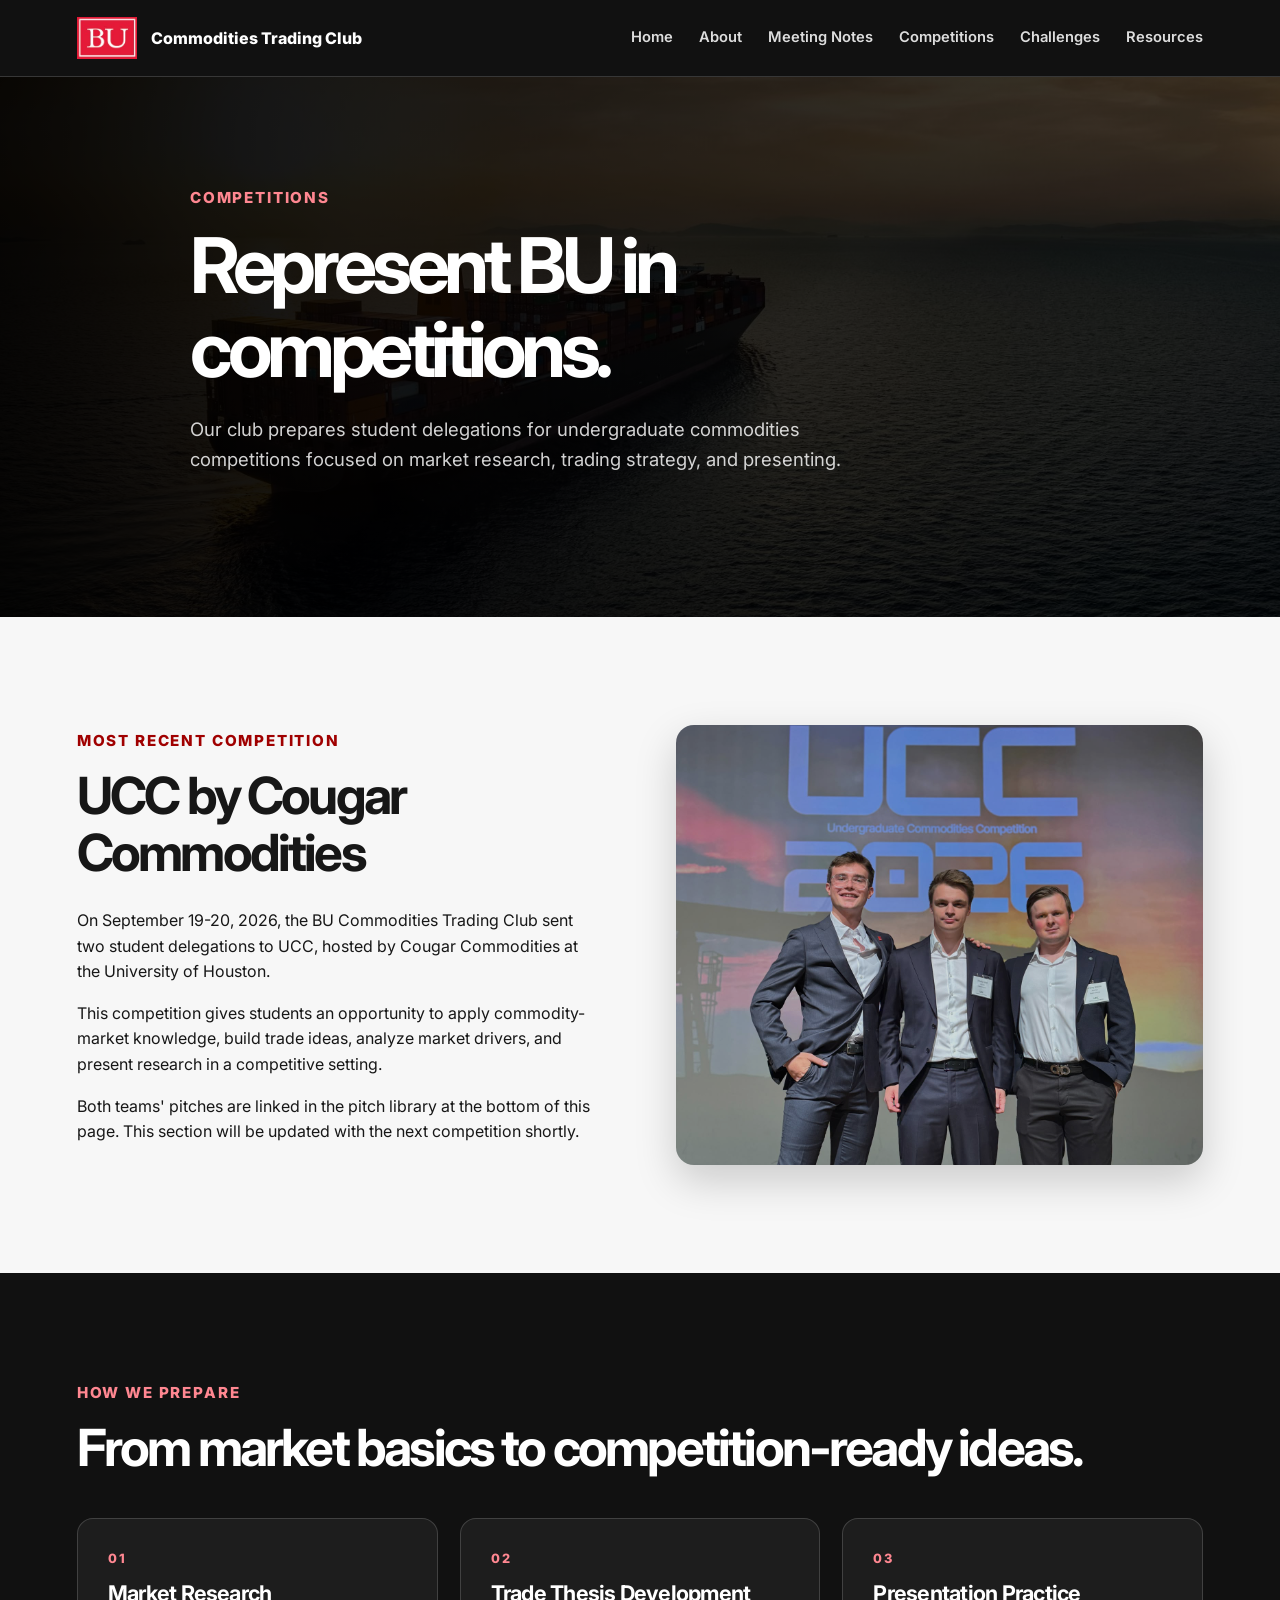
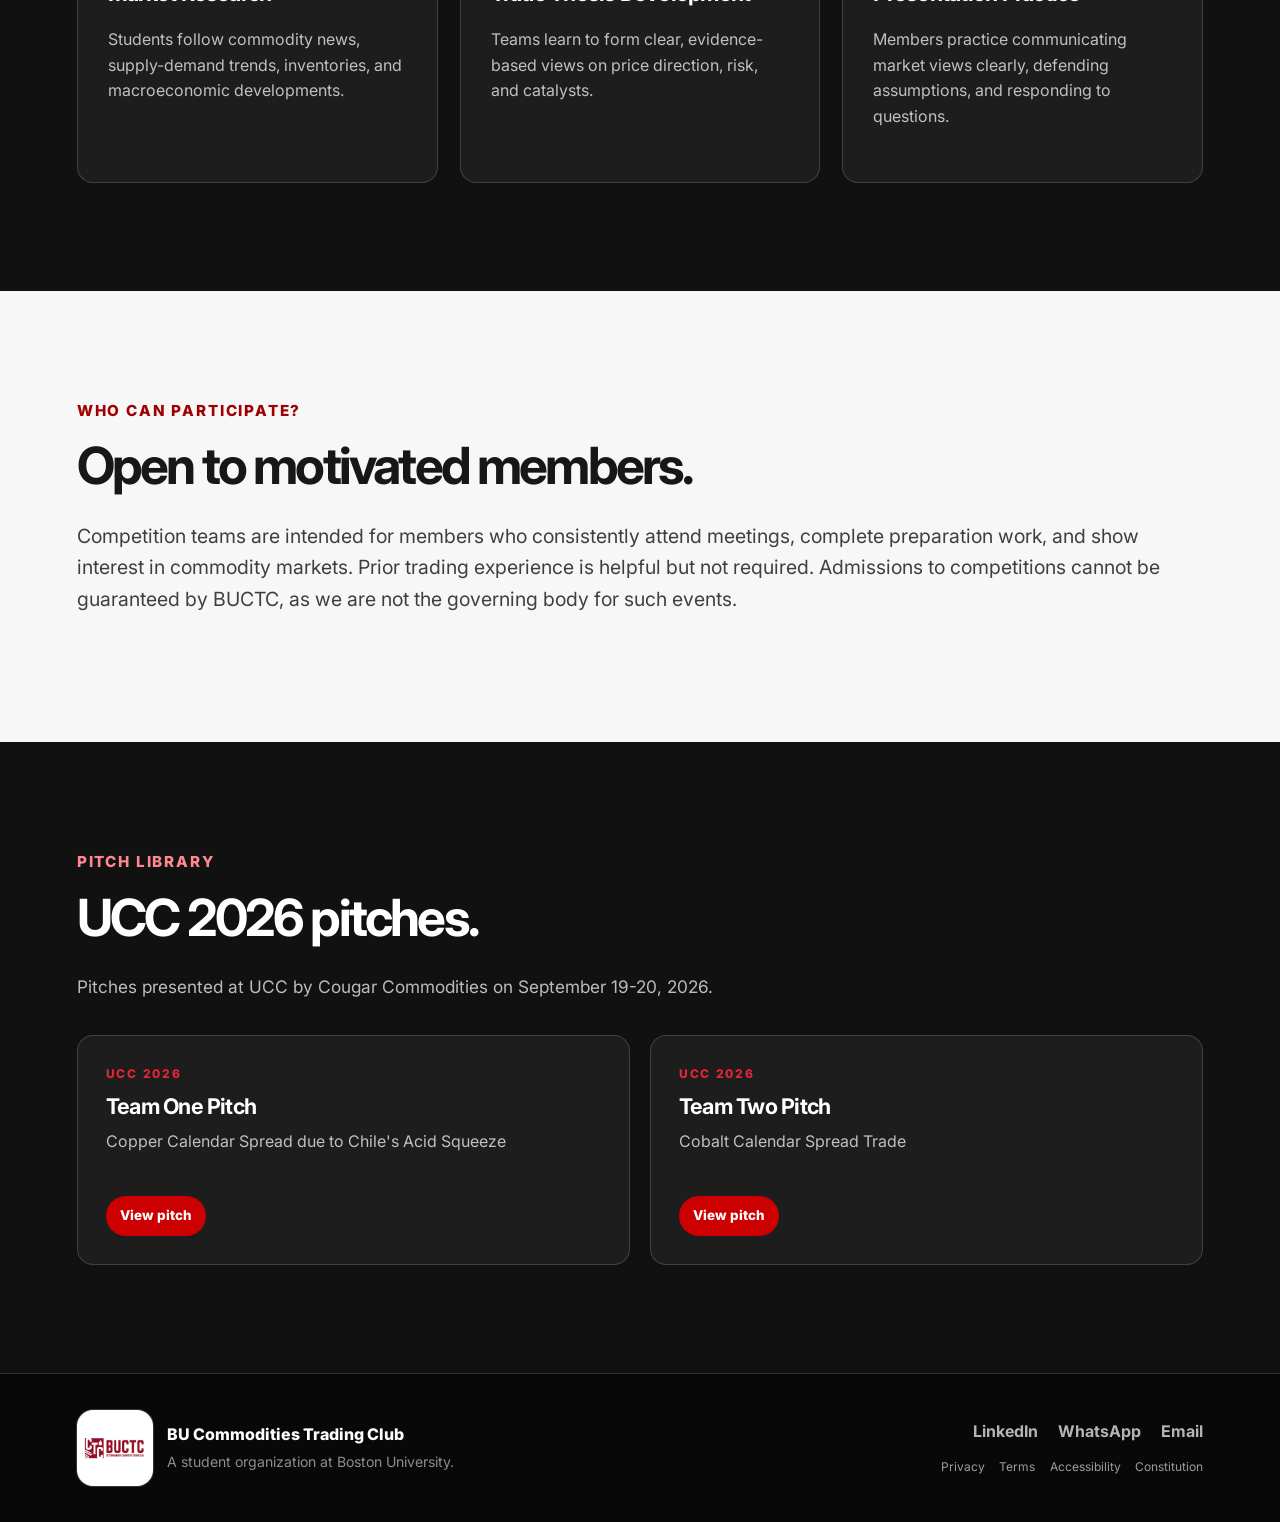
<file: competitions.html>
<!DOCTYPE html>
<html lang="en">
<head>
    <meta charset="UTF-8">
    <meta name="viewport" content="width=device-width, initial-scale=1.0">
    <title>Competitions | BU Commodities Trading Club</title>
    <link rel="icon" type="image/png" href="favicon.png" sizes="any">
    <meta name="description" 
        content="Explore trading competitions and competitive opportunities for members of the BU Commodities Trading Club.">
    <meta name="robots" content="index, follow">

    <link rel="canonical" href="https://buctc.org/competitions">
    <link rel="stylesheet" href="style.css">
    <link rel="preconnect" href="https://fonts.googleapis.com">
    <link rel="preconnect" href="https://fonts.gstatic.com" crossorigin>
    <link href="https://fonts.googleapis.com/css2?family=Inter:wght@400;500;600;700;800&family=Playfair+Display:wght@600;700&display=swap" rel="stylesheet">
</head>

<body>

<header class="site-header">
    <nav class="navbar container">
        <details class="mobile-menu">
            <summary aria-label="Open navigation">
                <span></span>
                <span></span>
                <span></span>
            </summary>

            <div class="mobile-menu-links">
                <a href="index.html">Home</a>
                <a href="about.html">About</a>
                <a href="notes.html">Meeting Notes</a>
                <a href="competitions.html">Competitions</a>
                <a href="challenges.html">Challenges</a>
                <a href="resources.html">Resources</a>
            </div>
        </details>
        <div class="logo">
            <a class="logo-image-link" href="https://terriercentral.bu.edu/" aria-label="Visit BU student organizations website">
            <img class="logo-image" src="images/bu-logo.jpg" alt="Boston University logo">
            </a>
            <span>Commodities Trading Club</span>
        </div>

        <div class="nav-links">
            <a href="index.html">Home</a>
            <a href="about.html">About</a>
            <a href="notes.html">Meeting Notes</a>
            <a href="competitions.html">Competitions</a>
            <a href="challenges.html">Challenges</a>
            <a href="resources.html">Resources</a>
        </div>
    </nav>
</header>

<main>

    <section class="page-hero">
        <div class="container narrow">
            <p class="eyebrow">Competitions</p>
            
            <h1>Represent BU in competitions.</h1>
            
            <p class="hero-text">
                Our club prepares student delegations for undergraduate commodities
                competitions focused on market research, trading strategy, and
                presenting.
            </p>
        </div>
    </section>

    <section class="section section-light">
        <div class="container image-text-layout">
            <div>
                <p class="eyebrow dark">Most Recent Competition</p>
                
                <h2>UCC by Cougar Commodities</h2>

                <p>
                    On September 19-20, 2026, the BU Commodities Trading Club sent two
                    student delegations to UCC, hosted by Cougar Commodities at
                    the University of Houston.
                </p>

                <p>
                    This competition gives students an opportunity to apply
                    commodity-market knowledge, build trade ideas, analyze market
                    drivers, and present research in a competitive setting.
                </p>

                <p>
                    Both teams' pitches are linked in the pitch library at the bottom 
                    of this page. This section will be updated with the next 
                    competition shortly.
                </p>
            </div>

            <div class="image-panel competition-page-image"></div>
        </div>
    </section>

    <section class="section section-dark">
        <div class="container">
            <p class="eyebrow">How We Prepare</p>
            
            <h2>From market basics to competition-ready ideas.</h2>

            <div class="card-grid three-column">
                <article class="feature-card">
                    <p class="card-number">01</p>
                    <h3>Market Research</h3>
                    <p>
                        Students follow commodity news, supply-demand trends,
                        inventories, and macroeconomic developments.
                    </p>
                </article>

                <article class="feature-card">
                    <p class="card-number">02</p>
                    <h3>Trade Thesis Development</h3>
                    <p>
                        Teams learn to form clear, evidence-based views on
                        price direction, risk, and catalysts.
                    </p>
                </article>

                <article class="feature-card">
                    <p class="card-number">03</p>
                    <h3>Presentation Practice</h3>
                    <p>
                        Members practice communicating market views clearly,
                        defending assumptions, and responding to questions.
                    </p>
                </article>
            </div>
        </div>
    </section>

    <section class="section section-light">
        <div class="container">
            <p class="eyebrow dark">Who Can Participate?</p>
            
            <h2>Open to motivated members.</h2>

            <p class="large-copy">
                Competition teams are intended for members who consistently
                attend meetings, complete preparation work, and show interest in
                commodity markets. Prior trading experience is helpful but not
                required.

                Admissions to competitions cannot be guaranteed by BUCTC, as we
                are not the governing body for such events. 
            </p>
        </div>
    </section>

    <section class="section section-dark" id="competition-pitches">
        <div class="container">
            <p class="eyebrow">Pitch Library</p>

            <h2>UCC 2026 pitches.</h2>

            <p class="pitch-library-intro">
                Pitches presented at UCC by Cougar Commodities on September 19-20, 2026.
            </p>

            <div class="pitch-grid">
                <article class="pitch-card">
                    <div>
                        <p class="content-meta">UCC 2026</p>
                        <h3>Team One Pitch</h3>
                        <p>
                            Copper Calendar Spread due to Chile's Acid Squeeze
                        </p>
                    </div>

                    <a class="small-button" href="documents/pitches/UCC_Team_1_Pitch.pdf" target="_blank" rel="noopener">View pitch</a>
                </article>

                <article class="pitch-card">
                    <div>
                        <p class="content-meta">UCC 2026</p>
                        <h3>Team Two Pitch</h3>
                        <p>
                            Cobalt Calendar Spread Trade
                        </p>
                    </div>

                    <a class="small-button" href="documents/pitches/UCC_Team_2_Pitch.pdf" target="_blank" rel="noopener">View pitch</a>
                </article>
            </div>
        </div>
    </section>

</main>

<footer class="site-footer">
    <div class="container footer-layout">
        <div class="footer-brand">
            <img src="images/club-logo.jpg" alt="" class="footer-logo" loading="lazy">
            <div>
                <p class="footer-title">BU Commodities Trading Club</p>
                <p>A student organization at Boston University.</p>
            </div>
        </div>

        <div class="footer-nav">
            <div class="footer-links">
                <a href="https://www.linkedin.com/company/bu-commodities-trading-club/posts/?feedView=all" target="_blank" rel="noopener">LinkedIn</a>
                <a href="whatsapp.html">WhatsApp</a>
                <a href="mailto:bucommodities@gmail.com">Email</a>
            </div>

            <div class="footer-legal">
                <a href="privacy.html">Privacy</a>
                <a href="terms.html">Terms</a>
                <a href="accessibility.html">Accessibility</a>
                <a href="documents/club/constitution.pdf" target="_blank" rel="noopener">Constitution</a>
            </div>
        </div>
    </div>
</footer>

</body>
</html>
</file>
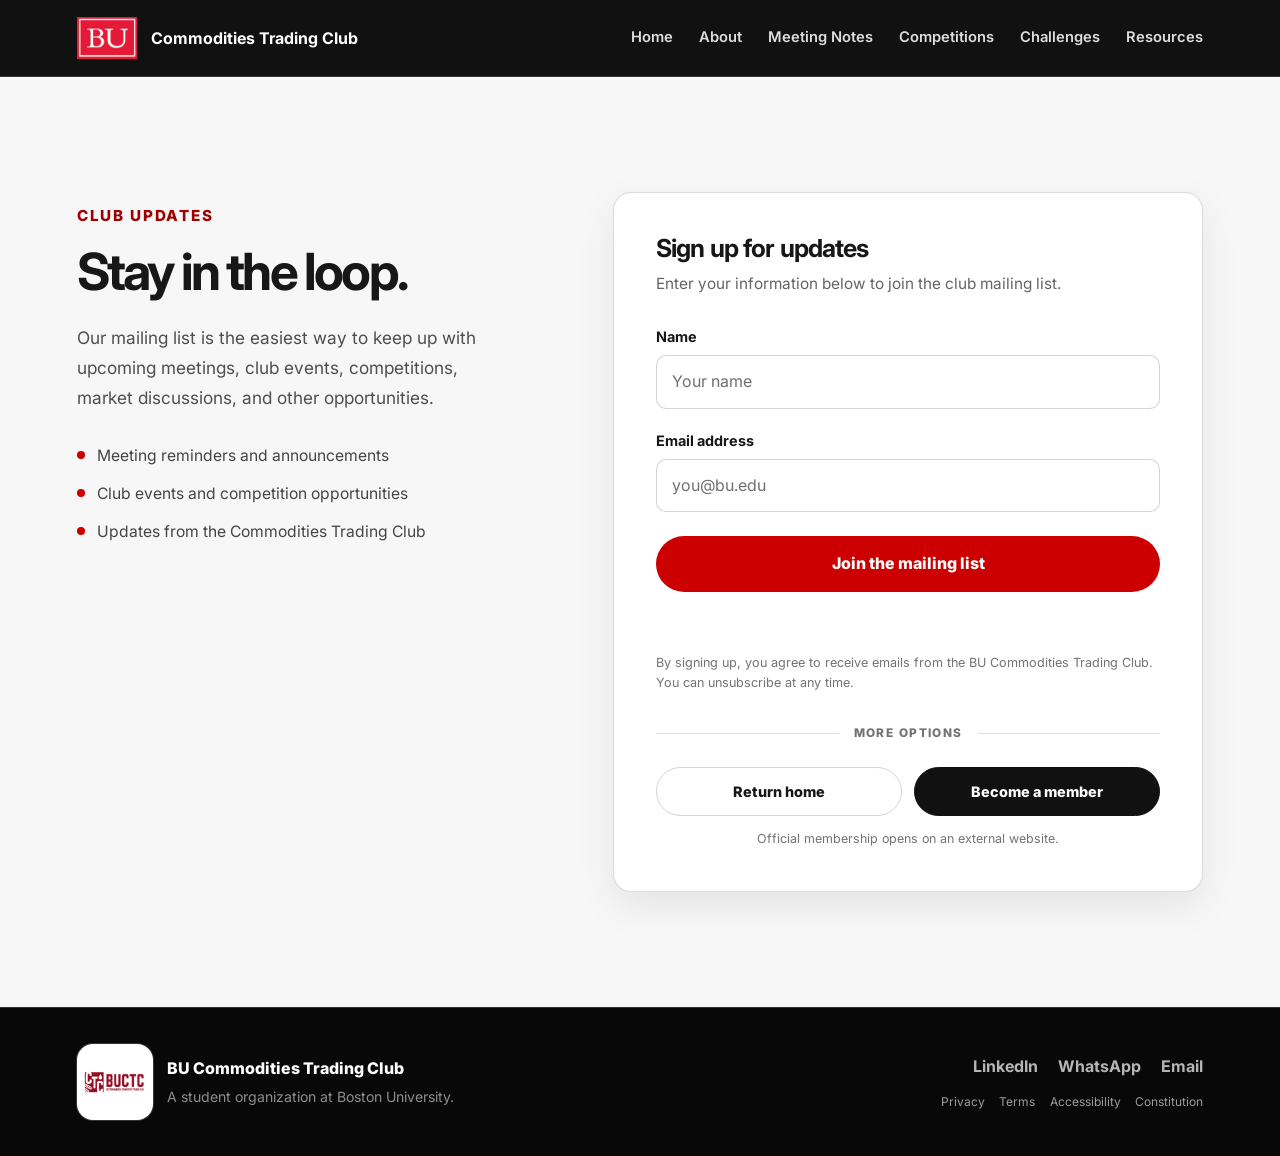
<file: mailing-list.html>
<!DOCTYPE html>
<html lang="en">

<head>
    <meta charset="UTF-8">
    <meta name="viewport" content="width=device-width, initial-scale=1.0">
    <title>Mailing List | BU Commodities Trading Club</title>
    <meta name="description" content="Join the BU Commodities Trading Club mailing list for meeting reminders, club announcements, events, competitions, and updates.">
    <link rel="icon" type="image/png" href="favicon.png" sizes="any">
    
    <link rel="canonical" href="https://buctc.org/mailing-list">
    <link rel="stylesheet" href="style.css">
    <link rel="preconnect" href="https://fonts.googleapis.com">
    <link rel="preconnect" href="https://fonts.gstatic.com" crossorigin>
    <link href="https://fonts.googleapis.com/css2?family=Inter:wght@400;500;600;700;800&family=Playfair+Display:wght@600;700&display=swap" rel="stylesheet">
</head>

<body>
<header class="site-header">
    <nav class="navbar container">
        <details class="mobile-menu">
            <summary aria-label="Open navigation">
                <span></span>
                <span></span>
                <span></span>
            </summary>

            <div class="mobile-menu-links">
                <a href="index.html">Home</a>
                <a href="about.html">About</a>
                <a href="notes.html">Meeting Notes</a>
                <a href="competitions.html">Competitions</a>
                <a href="challenges.html">Challenges</a>
                <a href="resources.html">Resources</a>
            </div>
        </details>
        <div class="logo">
            <a class="logo-image-link" href="https://terriercentral.bu.edu/" aria-label="Visit BU student organizations website">
            <img class="logo-image" src="images/bu-logo.jpg" alt="Boston University logo">
            </a>
            <span class="club-brand-copy">
                <strong>Commodities Trading Club</strong>
            </span>
        </div>

        <div class="nav-links">
            <a href="index.html">Home</a>
            <a href="about.html">About</a>
            <a href="notes.html">Meeting Notes</a>
            <a href="competitions.html">Competitions</a>
            <a href="challenges.html">Challenges</a>
            <a href="resources.html">Resources</a>
        </div>
    </nav>
</header>

<main>
    <section class="section mailing-section">
        <div class="container mailing-layout">

            <div class="mailing-copy">
                <p class="eyebrow dark">Club Updates</p>

                <h1>
                    Stay in the loop.
                </h1>

                <p class="mailing-copy-text">
                    Our mailing list is the easiest way to keep up with 
                    upcoming meetings, club events, competitions, market 
                    discussions, and other opportunities.
                </p>

                <div class="mailing-benefits">
                    <div class="mailing-benefit">
                        <span class="mailing-benefit-marker" aria-hidden="true"></span>
                        <span>Meeting reminders and announcements</span>
                    </div>

                    <div class="mailing-benefit">
                        <span class="mailing-benefit-marker" aria-hidden="true"></span>
                        <span>Club events and competition opportunities</span>
                    </div>

                    <div class="mailing-benefit">
                        <span class="mailing-benefit-marker" aria-hidden="true"></span>
                        <span>Updates from the Commodities Trading Club</span>
                    </div>
                </div>
            </div>

            <div class="mailing-card">
                <h3>
                    Sign up for updates
                </h3>

                <p class="mailing-card-intro">
                    Enter your information below to join the club mailing list.
                </p>

                <form class="mailing-form" id="mailing-list-form" action="/api/subscribe"
                    method="post">

                    <div class="mailing-field">
                        <label for="name">Name</label>
                        <input id="name" name="name" type="text" autocomplete="name"
                            placeholder="Your name" required>
                    </div>

                    <div class="mailing-field">
                        <label for="email">Email address</label>
                        <input id="email" name="email" type="email" autocomplete="email"
                            placeholder="you@bu.edu" required>
                    </div>

                    <div class="mailing-honeypot" aria-hidden="true">
                        <label for="website">Website</label>
                        <input id="website" name="website" type="text" tabindex="-1" 
                            autocomplete="off">
                    </div>

                    <button class="mailing-submit" type="submit">
                        <span class="mailing-submit-label">Join the mailing list</span>
                    </button>

                    <p id="mailing-status" class="mailing-status" role="status" 
                        aria-live="polite"></p>

                    <p class="mailing-privacy">
                        By signing up, you agree to receive emails
                        from the BU Commodities Trading Club.
                        You can unsubscribe at any time.
                    </p>
                </form>

                <div class="mailing-divider">More options</div>

                <div class="mailing-actions">
                    <a class="mailing-action-button mailing-home-button" href="index.html">
                        Return home
                    </a>

                    <a class="mailing-action-button mailing-member-button" 
                        href="https://terriercentral.bu.edu/home_login" target="_blank"
                        rel="noopener noreferrer">
                        Become a member
                    </a>
                </div>

                <p class="mailing-member-note">
                    Official membership opens on an external website.
                </p>
            </div>
        </div>
    </section>
</main>

<footer class="site-footer">
    <div class="container footer-layout">
        <div class="footer-brand">
            <img src="images/club-logo.jpg" alt="" class="footer-logo" loading="lazy">
            <div>
                <p class="footer-title">BU Commodities Trading Club</p>
                <p>A student organization at Boston University.</p>
            </div>
        </div>

        <div class="footer-nav">
            <div class="footer-links">
                <a href="https://www.linkedin.com/company/bu-commodities-trading-club/posts/?feedView=all" target="_blank" rel="noopener">LinkedIn</a>
                <a href="whatsapp.html">WhatsApp</a>
                <a href="mailto:bucommodities@gmail.com">Email</a>
            </div>

            <div class="footer-legal">
                <a href="privacy.html">Privacy</a>
                <a href="terms.html">Terms</a>
                <a href="accessibility.html">Accessibility</a>
                <a href="documents/club/constitution.pdf" target="_blank" rel="noopener">Constitution</a>
            </div>
        </div>
    </div>
</footer>

<script>
    const mailingForm = document.getElementById("mailing-list-form");
    const mailingStatus = document.getElementById("mailing-status");
    const mailingButton = mailingForm.querySelector(".mailing-submit");
    const mailingButtonLabel = mailingForm.querySelector(".mailing-submit-label");

    mailingForm.addEventListener("submit", async (event) => {
        event.preventDefault();

        mailingStatus.textContent = "";
        mailingStatus.className = "mailing-status";
        mailingButton.disabled = true;
        mailingButtonLabel.textContent = "Joining…";

        try {
            const response = await fetch(mailingForm.action, {
                method: "POST",
                body: new FormData(mailingForm),
                headers: { "Accept": "application/json" }
            });

            const result = await response.json();

            if (!response.ok) {
                throw new Error(result.message || "We couldn't add you right now. Please try again.");
            }

            mailingForm.reset();
            mailingStatus.textContent = result.message || "You're on the list! Check your inbox for a welcome email.";
            mailingStatus.classList.add("mailing-status-success");
        } catch (error) {
            mailingStatus.textContent = error.message || "Something went wrong. Please try again.";
            mailingStatus.classList.add("mailing-status-error");
        } finally {
            mailingButton.disabled = false;
            mailingButtonLabel.textContent = "Join the mailing list";
        }
    });
</script>
</body>
</html>
</file>
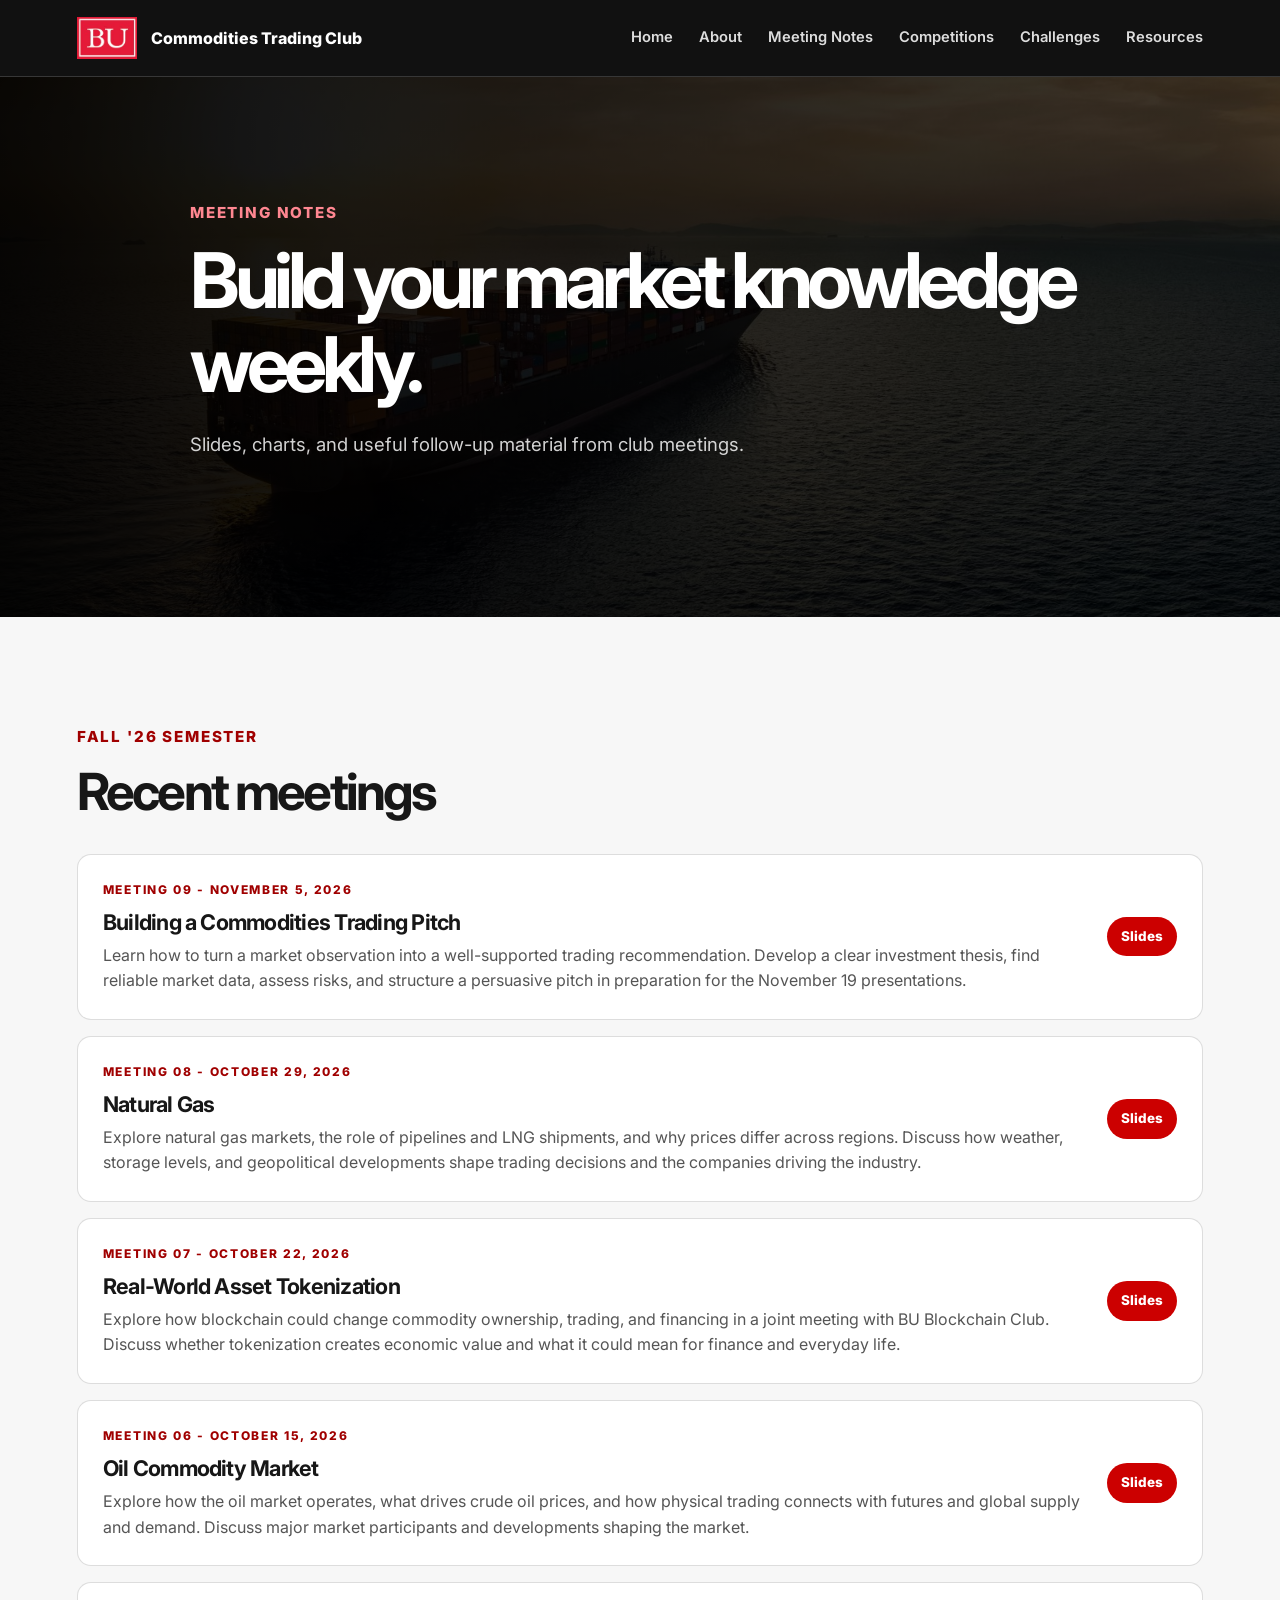
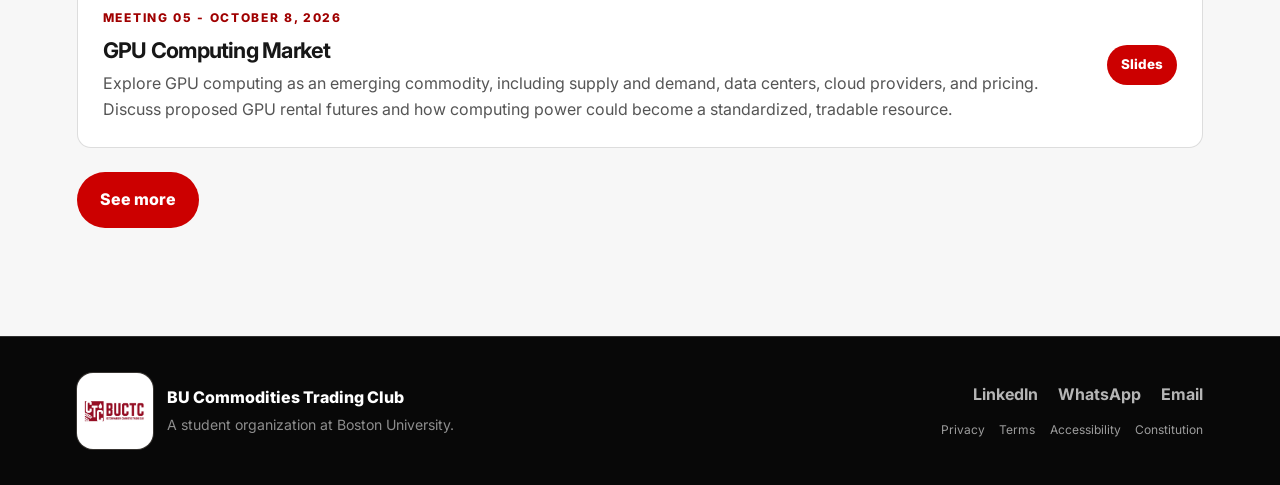
<file: notes.html>
<!DOCTYPE html>
<html lang="en">
<head>
    <meta charset="UTF-8">
    <meta name="viewport" content="width=device-width, initial-scale=1.0">
    <title>Meeting Notes | BU Commodities Trading Club</title>
    <link rel="icon" type="image/png" href="favicon.png" sizes="any">
    <meta name="description" 
        content="Browse meeting notes, slides, charts, and discussion materials from the BU Commodities Trading Club.">
    <meta name="robots" content="index, follow">

    <link rel="canonical" href="https://buctc.org/notes">
    <link rel="stylesheet" href="style.css">
    <script src="assets/js/meeting-notes.js" defer></script>
    <link rel="preconnect" href="https://fonts.googleapis.com">
    <link rel="preconnect" href="https://fonts.gstatic.com" crossorigin>
    <link href="https://fonts.googleapis.com/css2?family=Inter:wght@400;500;600;700;800&family=Playfair+Display:wght@600;700&display=swap" rel="stylesheet">
</head>

<body>

<header class="site-header">
    <nav class="navbar container">
        <details class="mobile-menu">
            <summary aria-label="Open navigation">
                <span></span>
                <span></span>
                <span></span>
            </summary>

            <div class="mobile-menu-links">
                <a href="index.html">Home</a>
                <a href="about.html">About</a>
                <a href="notes.html">Meeting Notes</a>
                <a href="competitions.html">Competitions</a>
                <a href="challenges.html">Challenges</a>
                <a href="resources.html">Resources</a>
            </div>
        </details>
        <div class="logo">
            <a class="logo-image-link" href="https://terriercentral.bu.edu/" aria-label="Visit BU student organizations website">
            <img class="logo-image" src="images/bu-logo.jpg" alt="Boston University logo">
            </a>
            <span>Commodities Trading Club</span>
        </div>

        <div class="nav-links">
            <a href="index.html">Home</a>
            <a href="about.html">About</a>
            <a href="notes.html">Meeting Notes</a>
            <a href="competitions.html">Competitions</a>
            <a href="challenges.html">Challenges</a>
            <a href="resources.html">Resources</a>
        </div>
    </nav>
</header>

<main>

    <section class="page-hero">
        <div class="container narrow">
            <p class="eyebrow">Meeting Notes</p>
            
            <h1>Build your market knowledge weekly.</h1>

            <p class="hero-text">
                Slides, charts, and useful follow-up material from club meetings.
            </p>
        </div>
    </section>

    <section class="section section-light">
        <div class="container">
            <p class="eyebrow dark">Fall '26 Semester</p>
            
            <h2>Recent meetings</h2>

            <div class="content-list" id="meeting-list">
                <article class="content-card" id="meeting-09">
                    <div>
                        <p class="content-meta">Meeting 09 - November 5, 2026</p>
                        <h3>Building a Commodities Trading Pitch</h3>
                        <p>
                            Learn how to turn a market observation into a well-supported
                            trading recommendation. Develop a clear investment thesis,
                            find reliable market data, assess risks, and structure a
                            persuasive pitch in preparation for the November 19 presentations.
                        </p>
                    </div>
                    <div class="content-actions">
                        <a class="small-button" href="documents/meeting-slides/BUCTC%20Meeting%209.pdf">Slides</a>
                    </div>
                </article>

                <article class="content-card">
                    <div>
                        <p class="content-meta">Meeting 08 - October 29, 2026</p>
                        <h3>Natural Gas</h3>
                        <p>
                            Explore natural gas markets, the role of pipelines and LNG
                            shipments, and why prices differ across regions. Discuss how
                            weather, storage levels, and geopolitical developments shape
                            trading decisions and the companies driving the industry.
                        </p>
                    </div>
                    <div class="content-actions">
                        <a class="small-button" href="documents/meeting-slides/BUCTC%20Meeting%208.pdf">Slides</a>
                    </div>
                </article>

                <article class="content-card">
                    <div>
                        <p class="content-meta">Meeting 07 - October 22, 2026</p>
                        <h3>Real-World Asset Tokenization</h3>
                        <p>
                            Explore how blockchain could change commodity ownership,
                            trading, and financing in a joint meeting with BU Blockchain
                            Club. Discuss whether tokenization creates economic value
                            and what it could mean for finance and everyday life.
                        </p>
                    </div>
                    <div class="content-actions">
                        <a class="small-button" href="documents/meeting-slides/BUCTC%20Meeting%207.pdf">Slides</a>
                    </div>
                </article>

                <article class="content-card">
                    <div>
                        <p class="content-meta">Meeting 06 - October 15, 2026</p>
                        <h3>Oil Commodity Market</h3>
                        <p>
                            Explore how the oil market operates, what drives crude oil
                            prices, and how physical trading connects with futures and
                            global supply and demand. Discuss major market participants
                            and developments shaping the market.
                        </p>
                    </div>
                    <div class="content-actions">
                        <a class="small-button" href="under-construction.html">Slides</a>
                    </div>
                </article>

                <article class="content-card">
                    <div>
                        <p class="content-meta">Meeting 05 - October 8, 2026</p>
                        <h3>GPU Computing Market</h3>
                        <p>
                            Explore GPU computing as an emerging commodity, including
                            supply and demand, data centers, cloud providers, and pricing.
                            Discuss proposed GPU rental futures and how computing power
                            could become a standardized, tradable resource.
                        </p>
                    </div>
                    <div class="content-actions">
                        <a class="small-button" href="documents/meeting-slides/BUCTC%20Meeting%205.pdf">Slides</a>
                    </div>
                </article>

                <article class="content-card">
                    <div>
                        <p class="content-meta">Meeting 04 - October 1, 2026</p>
                        <h3>Hedging and Financing</h3>
                        <p>
                            Learn the basics of commodity hedging, explore 
                            financing strategies, and discuss practical approaches 
                            to managing price risk and liquidity.
                        </p>
                    </div>
                    <div class="content-actions">
                        <a class="small-button" href="documents/meeting-slides/BUCTC%20Meeting%204.pdf">Slides</a>
                    </div>
                </article>

                <article class="content-card">
                    <div>
                        <p class="content-meta">Meeting 03 - September 24, 2026</p>
                        <h3>Pitch Creation and Competition Timeline</h3>
                        <p>
                            Learn the basics of pitch creation, get a 
                            competition timeline, and explore UCC takeaways from attending teams.
                        </p>
                    </div>
                    <div class="content-actions">
                        <a class="small-button" href="documents/meeting-slides/BUCTC%20Meeting%203.pdf">Slides</a>
                    </div>
                </article>

                <article class="content-card">
                    <div>
                        <p class="content-meta">Meeting 02 - September 17, 2026</p>
                        <h3>Financial Instruments 101</h3>
                        <p>
                            Introduction to the main financial instruments used in commodity markets.
                        </p>
                    </div>
                    <div class="content-actions">
                        <a class="small-button" href="documents/meeting-slides/BUCTC%20Meeting%202.pdf" target="_blank" rel="noopener">Slides</a>
                    </div>
                </article>

                <article class="content-card">
                    <div>
                        <p class="content-meta">Meeting 01 - September 10, 2026</p>
                        <h3>Introduction to the Club</h3>
                        <p>
                            Club overview, commodity-market basics, and a plan for the remainder of the semester.
                        </p>
                    </div>
                    <div class="content-actions">
                        <a class="small-button" href="documents/meeting-slides/BUCTC%20Meeting%201.pdf" target="_blank" rel="noopener">Slides</a>
                    </div>
                </article>
            </div>
            <button class="button button-gold meeting-toggle" type="button"
                aria-controls="meeting-list" hidden>See more</button>
            
        </div>
    </section>

</main>

<footer class="site-footer">
    <div class="container footer-layout">
        <div class="footer-brand">
            <img src="images/club-logo.jpg" alt="" class="footer-logo" loading="lazy">
            <div>
                <p class="footer-title">BU Commodities Trading Club</p>
                <p>A student organization at Boston University.</p>
            </div>
        </div>

        <div class="footer-nav">
            <div class="footer-links">
                <a href="https://www.linkedin.com/company/bu-commodities-trading-club/posts/?feedView=all" target="_blank" rel="noopener">LinkedIn</a>
                <a href="whatsapp.html">WhatsApp</a>
                <a href="mailto:bucommodities@gmail.com">Email</a>
            </div>

            <div class="footer-legal">
                <a href="privacy.html">Privacy</a>
                <a href="terms.html">Terms</a>
                <a href="accessibility.html">Accessibility</a>
                <a href="documents/club/constitution.pdf" target="_blank" rel="noopener">Constitution</a>
            </div>
        </div>
    </div>
</footer>

</body>
</html>
</file>
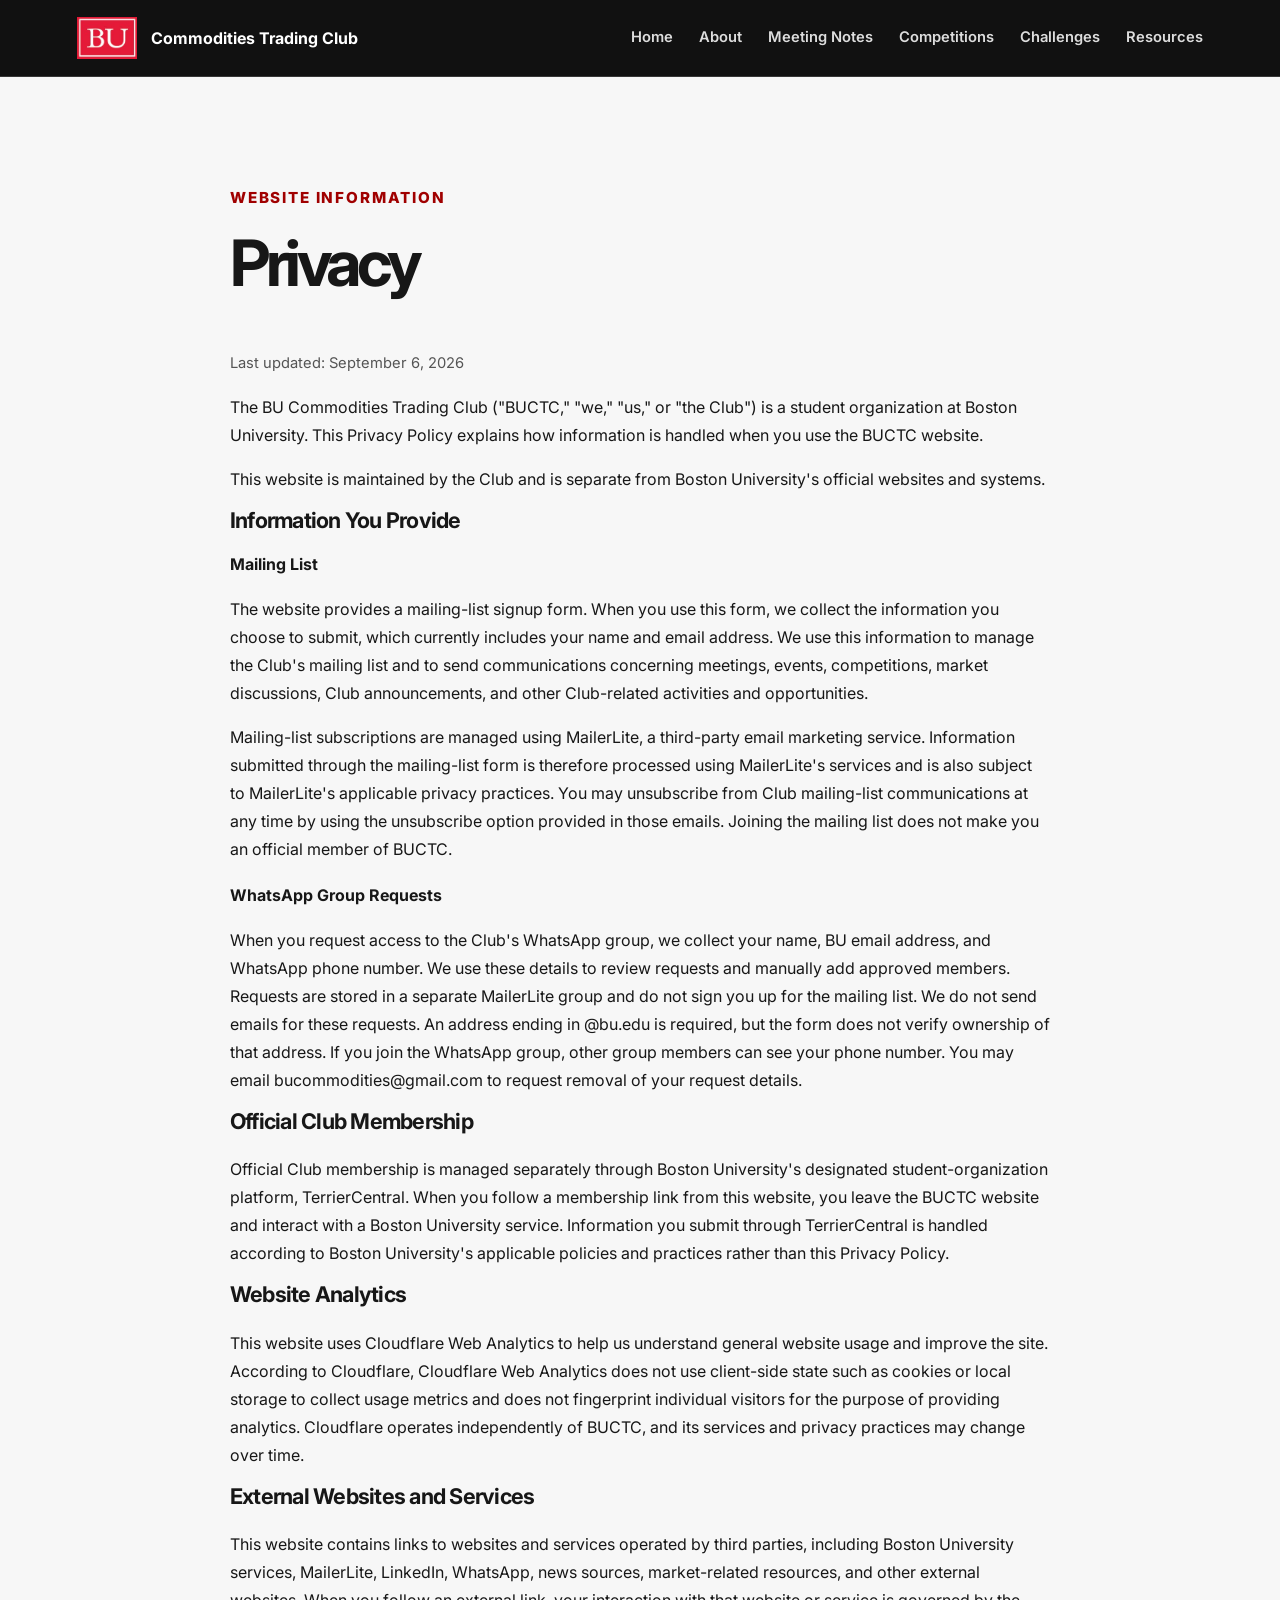
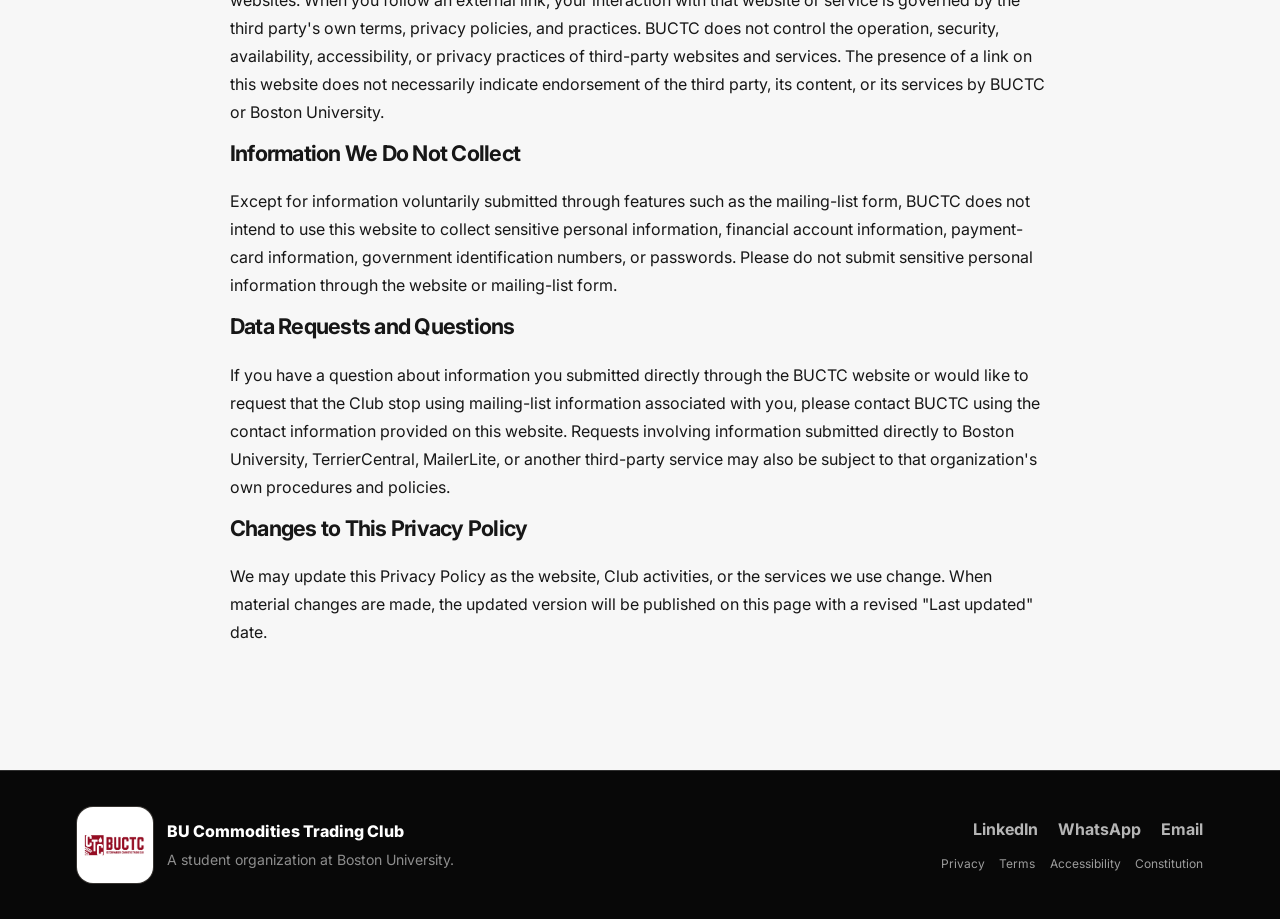
<file: privacy.html>
<!DOCTYPE html>
<html lang="en">
<head>
    <meta charset="UTF-8"><meta name="viewport" content="width=device-width, initial-scale=1.0">
    <title>Privacy | BU Commodities Trading Club</title>
    <link rel="icon" type="image/png" sizes="any" href="favicon.png">
    <meta name="description" 
        content="How the BU Commodities Trading Club website handles membership-form information, analytics, and third-party services.">
    <meta name="robots" content="index, follow">
    
    <link rel="canonical" href="https://buctc.org/privacy">
    <link rel="stylesheet" href="style.css">
    <link rel="preconnect" href="https://fonts.googleapis.com">
    <link rel="preconnect" href="https://fonts.gstatic.com" crossorigin>
    <link href="https://fonts.googleapis.com/css2?family=Inter:wght@400;500;600;700;800&family=Playfair+Display:wght@600;700&display=swap" rel="stylesheet">
</head>

<body>
    
<header class="site-header">
    <nav class="navbar container">
        <details class="mobile-menu">
            <summary aria-label="Open navigation">
                <span></span>
                <span></span>
                <span></span>
            </summary>

            <div class="mobile-menu-links">
                <a href="index.html">Home</a>
                <a href="about.html">About</a>
                <a href="notes.html">Meeting Notes</a>
                <a href="competitions.html">Competitions</a>
                <a href="challenges.html">Challenges</a>
                <a href="resources.html">Resources</a>
            </div>
        </details>
        <div class="logo">
            <a class="logo-image-link" href="https://terriercentral.bu.edu/" aria-label="Visit BU student organizations website">
            <img class="logo-image" src="images/bu-logo.jpg" alt="Boston University logo">
            </a>
            <span class="club-brand-copy">
                <strong>Commodities Trading Club</strong>
            </span>
        </div>
        
        <div class="nav-links">
            <a href="index.html">Home</a>
            <a href="about.html">About</a>
            <a href="notes.html">Meeting Notes</a>
            <a href="competitions.html">Competitions</a>
            <a href="challenges.html">Challenges</a>
            <a href="resources.html">Resources</a>
        </div>
    </nav>
</header>

<main>
    
    <section class="section section-light legal-page">
        <div class="container legal-container">
            <p class="eyebrow dark">Website Information</p>
            
            <h1>Privacy</h1>
            
            <p class="legal-updated">Last updated: September 6, 2026</p>

            <p>
                The BU Commodities Trading Club ("BUCTC," "we," "us," or "the Club") is a student 
                organization at Boston University. This Privacy Policy explains how information 
                is handled when you use the BUCTC website.
            </p>

            <p>
                This website is maintained by the Club and is separate from Boston University's 
                official websites and systems.
            </p>

            <h2 class="legal-section-heading">Information You Provide</h2>

            <h3 class="legal-subsection-heading">Mailing List</h3>

            <p>
                The website provides a mailing-list signup form. When you use this form, we collect 
                the information you choose to submit, which currently includes your name and email 
                address. We use this information to manage the Club's mailing list and to send 
                communications concerning meetings, events, competitions, market discussions, Club 
                announcements, and other Club-related activities and opportunities.
            </p>

            <p>
                Mailing-list subscriptions are managed using MailerLite, a third-party email marketing 
                service. Information submitted through the mailing-list form is therefore processed using 
                MailerLite's services and is also subject to MailerLite's applicable privacy practices. You 
                may unsubscribe from Club mailing-list communications at any time by using the unsubscribe 
                option provided in those emails. Joining the mailing list does not make you an official 
                member of BUCTC.
            </p>


            <h3 class="legal-subsection-heading">WhatsApp Group Requests</h3>

            <p>
                When you request access to the Club's WhatsApp group, we collect your
                name, BU email address, and WhatsApp phone number. We use these details
                to review requests and manually add approved members. Requests are stored
                in a separate MailerLite group and do not sign you up for the mailing list.
                We do not send emails for these requests. An address ending in @bu.edu
                is required, but the form does not verify ownership of that address.
                If you join the WhatsApp group, other group members can see your phone number.
                You may email bucommodities@gmail.com to request removal of your request details.
            </p>

            <h2 class="legal-section-heading">Official Club Membership</h2>

            <p>
                Official Club membership is managed separately through Boston University's designated 
                student-organization platform, TerrierCentral. When you follow a membership link from this 
                website, you leave the BUCTC website and interact with a Boston University service. Information 
                you submit through TerrierCentral is handled according to Boston University's applicable policies 
                and practices rather than this Privacy Policy.
            </p>

            <h2 class="legal-section-heading">Website Analytics</h2>

            <p>
                This website uses Cloudflare Web Analytics to help us understand general website usage and 
                improve the site. According to Cloudflare, Cloudflare Web Analytics does not use client-side 
                state such as cookies or local storage to collect usage metrics and does not fingerprint 
                individual visitors for the purpose of providing analytics. Cloudflare operates independently 
                of BUCTC, and its services and privacy practices may change over time.
            </p>

            <h2 class="legal-section-heading">External Websites and Services</h2>

            <p>
                This website contains links to websites and services operated by third parties, including Boston 
                University services, MailerLite, LinkedIn, WhatsApp, news sources, market-related resources, 
                and other external websites. When you follow an external link, your interaction with that website 
                or service is governed by the third party's own terms, privacy policies, and practices. BUCTC does 
                not control the operation, security, availability, accessibility, or privacy practices of 
                third-party websites and services. The presence of a link on this website does not necessarily 
                indicate endorsement of the third party, its content, or its services by BUCTC or Boston University.
            </p>

            <h2 class="legal-section-heading">Information We Do Not Collect</h2>

            <p>
                Except for information voluntarily submitted through features such as the mailing-list form, BUCTC 
                does not intend to use this website to collect sensitive personal information, financial account 
                information, payment-card information, government identification numbers, or passwords. Please 
                do not submit sensitive personal information through the website or mailing-list form.
            </p>

            <h2 class="legal-section-heading">Data Requests and Questions</h2>

            <p>
                If you have a question about information you submitted directly through the BUCTC website or 
                would like to request that the Club stop using mailing-list information associated with you, 
                please contact BUCTC using the contact information provided on this website. Requests involving 
                information submitted directly to Boston University, TerrierCentral, MailerLite, or another 
                third-party service may also be subject to that organization's own procedures and policies.
            </p>

            <h2 class="legal-section-heading">Changes to This Privacy Policy</h2>

            <p>
                We may update this Privacy Policy as the website, Club activities, or the services we use 
                change. When material changes are made, the updated version will be published on this page 
                with a revised "Last updated" date.
            </p>
        </div>
    </section>
</main>

<footer class="site-footer">
    <div class="container footer-layout">
        <div class="footer-brand">
            <img src="images/club-logo.jpg" alt="" class="footer-logo" loading="lazy">
            <div>
                <p class="footer-title">BU Commodities Trading Club</p>
                <p>A student organization at Boston University.</p>
            </div>
        </div>

        <div class="footer-nav">
            <div class="footer-links">
                <a href="https://www.linkedin.com/company/bu-commodities-trading-club/posts/?feedView=all" target="_blank" rel="noopener">LinkedIn</a>
                <a href="whatsapp.html">WhatsApp</a>
                <a href="mailto:bucommodities@gmail.com">Email</a>
            </div>

            <div class="footer-legal">
                <a href="privacy.html">Privacy</a>
                <a href="terms.html">Terms</a>
                <a href="accessibility.html">Accessibility</a>
                <a href="documents/club/constitution.pdf" target="_blank" rel="noopener">Constitution</a>
            </div>
        </div>
    </div>
</footer>

</body>
</html>
</file>
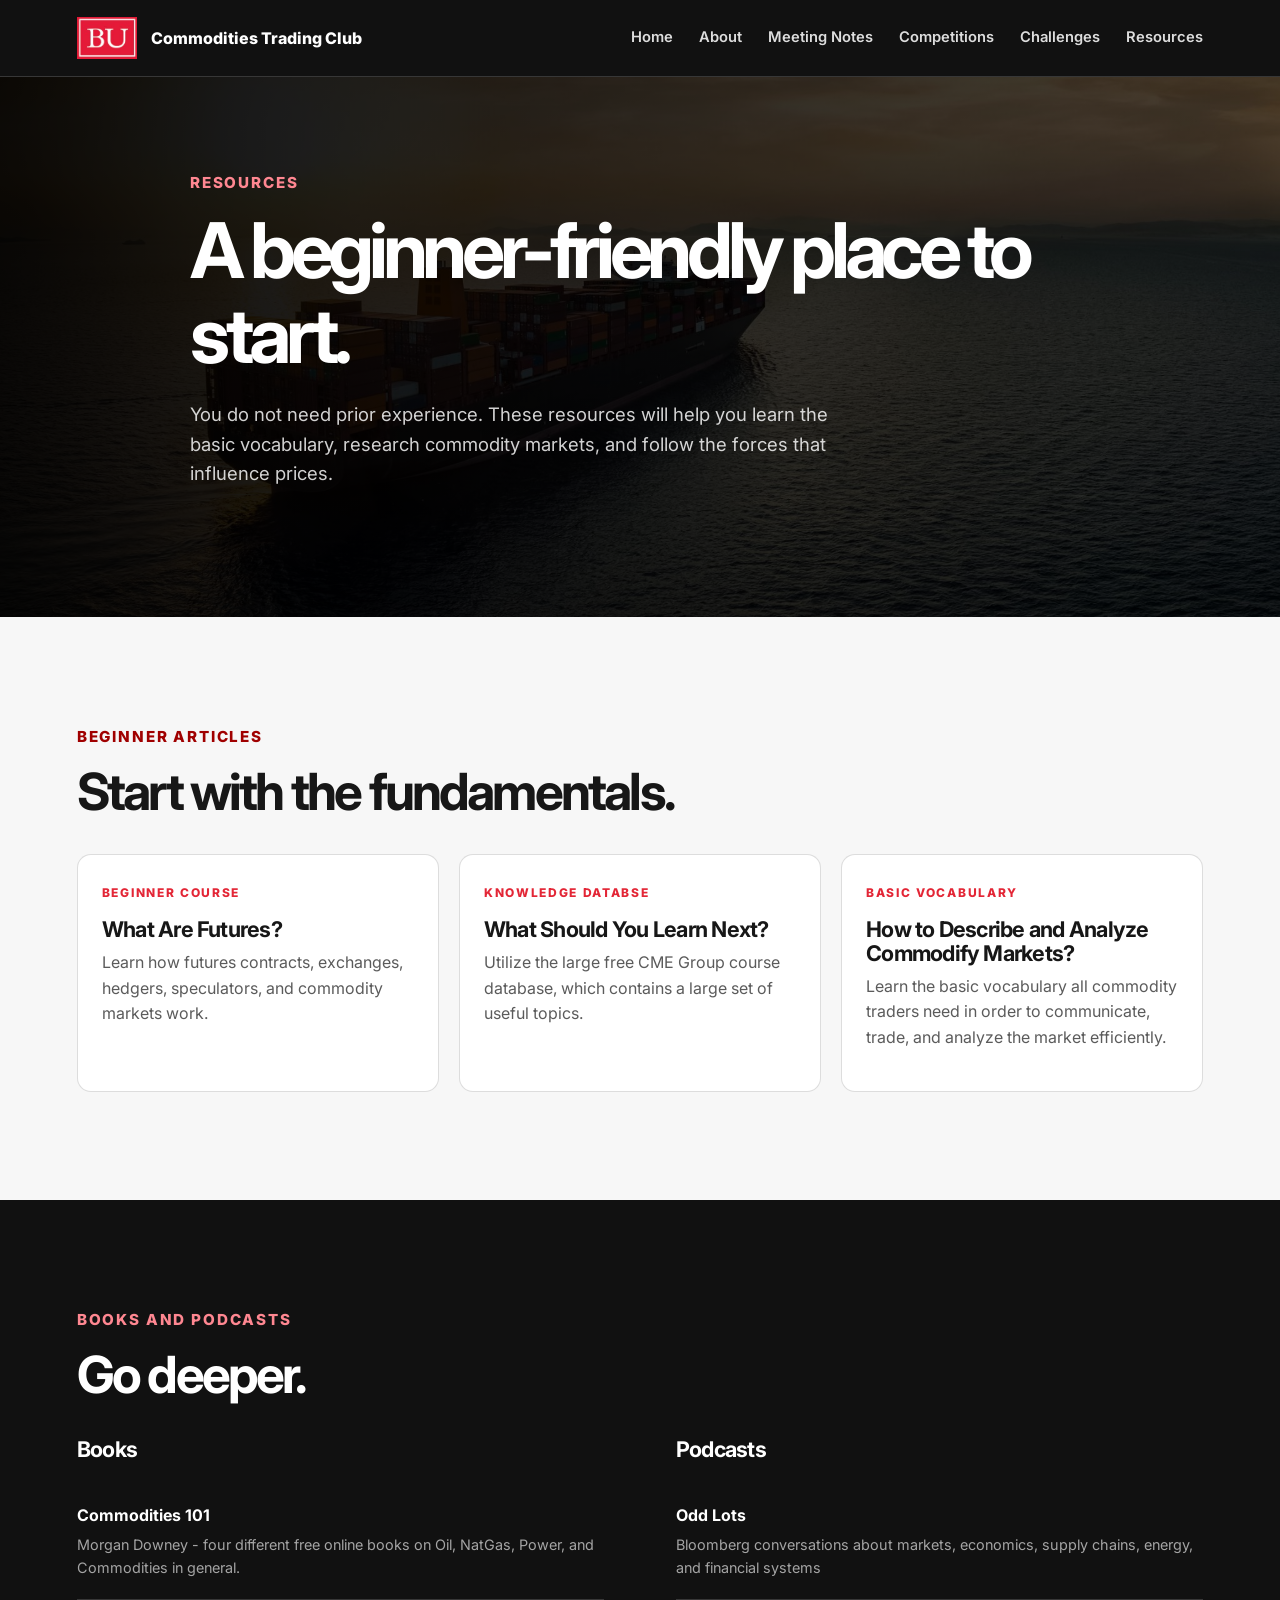
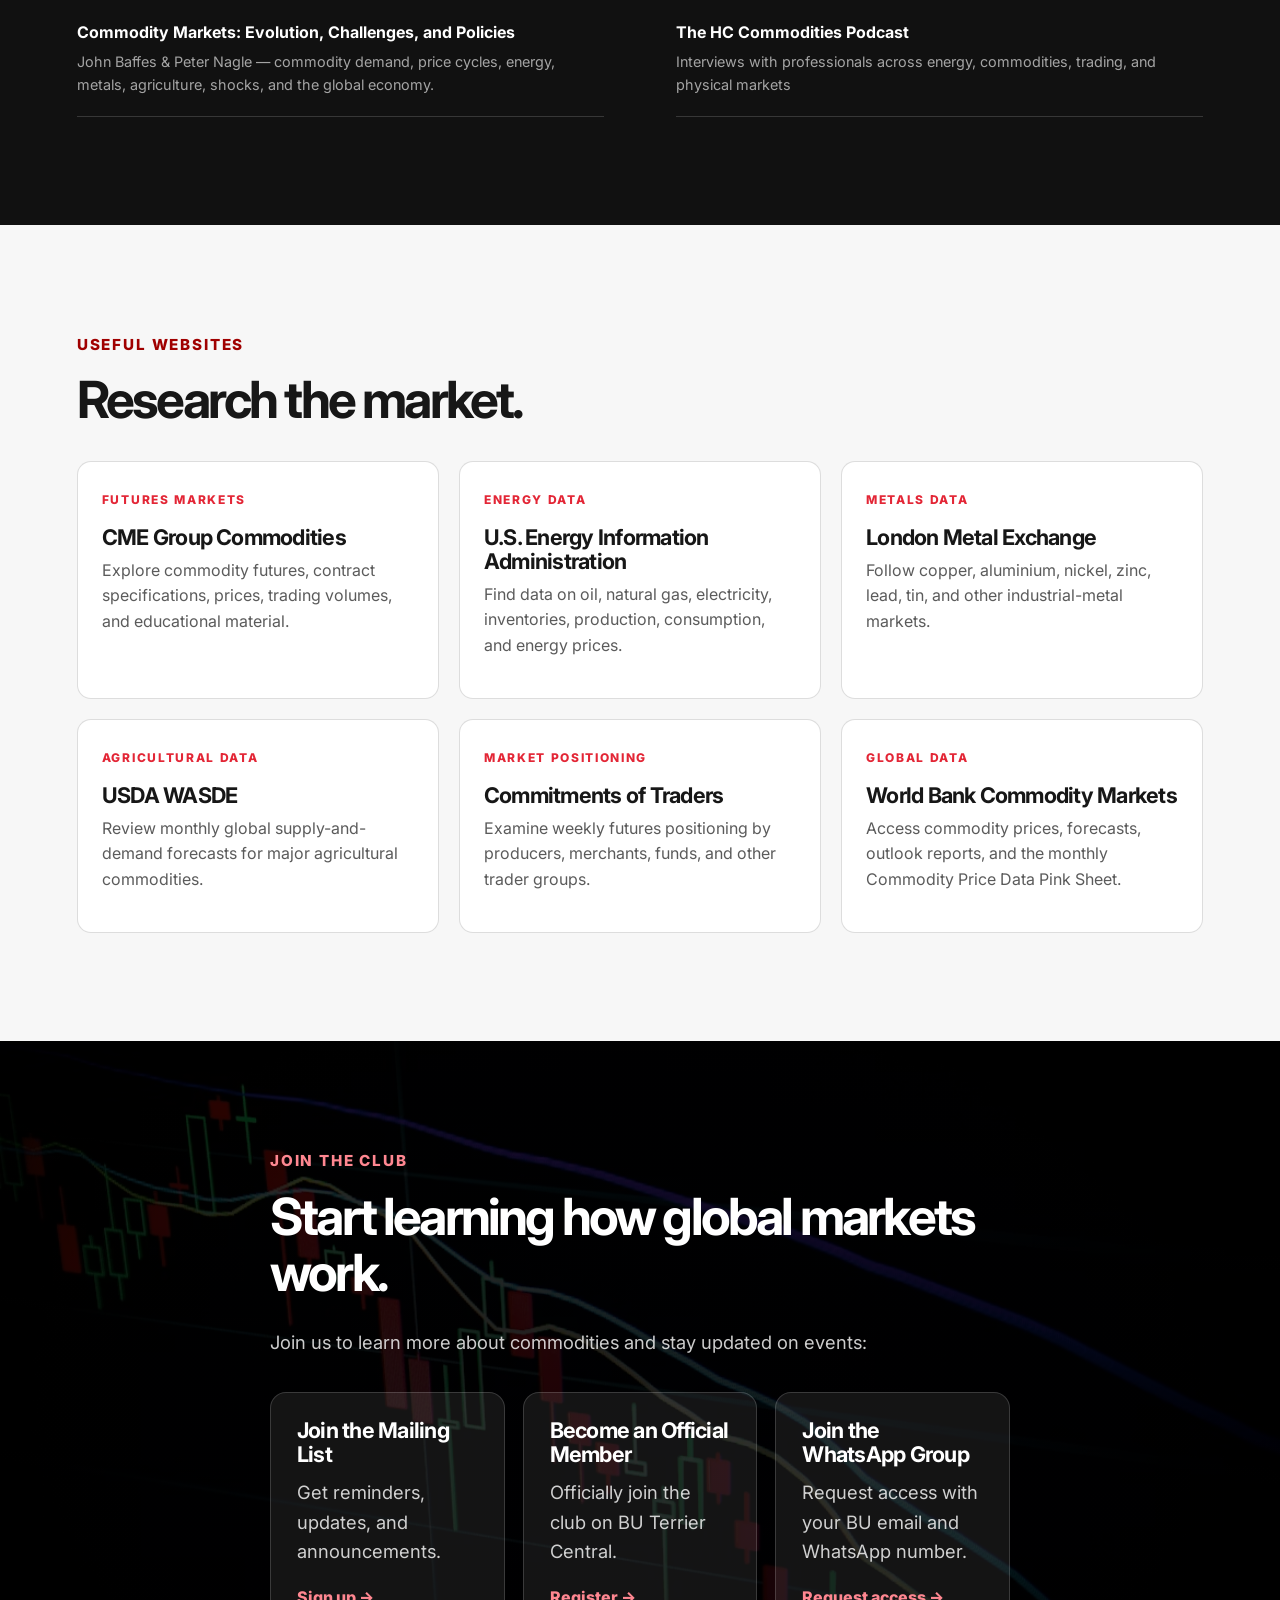
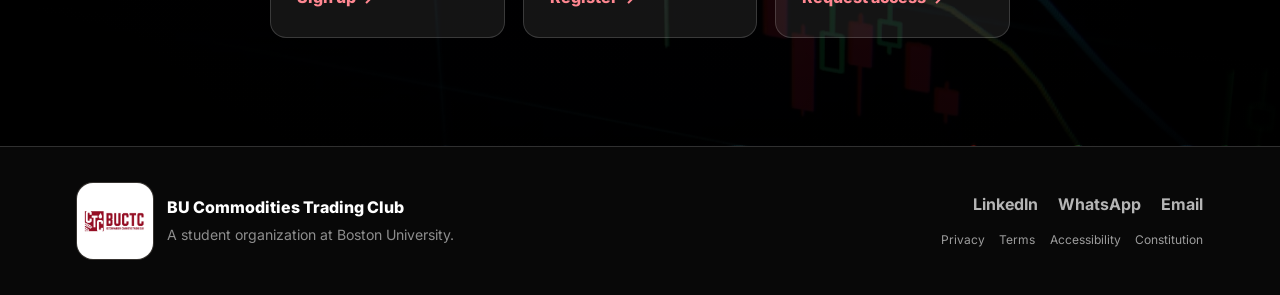
<file: resources.html>
<!DOCTYPE html>
<html lang="en">
<head>
    <meta charset="UTF-8"><meta name="viewport" content="width=device-width, initial-scale=1.0">
    <title>Resources | BU Commodities Trading Club</title>
    <link rel="icon" type="image/png" href="favicon.png" sizes="any">
    <meta name="description" 
        content="Explore beginner articles, books, podcasts, market data, and research tools recommended by the BU Commodities Trading Club.">
    <meta name="robots" content="index, follow">

    <link rel="canonical" href="https://buctc.org/resources">
    <link rel="stylesheet" href="style.css">
    <link rel="preconnect" href="https://fonts.googleapis.com">
    <link rel="preconnect" href="https://fonts.gstatic.com" crossorigin>
    <link href="https://fonts.googleapis.com/css2?family=Inter:wght@400;500;600;700;800&family=Playfair+Display:wght@600;700&display=swap" rel="stylesheet">
</head>

<body>

<header class="site-header">
    <nav class="navbar container">
        <details class="mobile-menu">
            <summary aria-label="Open navigation">
                <span></span>
                <span></span>
                <span></span>
            </summary>

            <div class="mobile-menu-links">
                <a href="index.html">Home</a>
                <a href="about.html">About</a>
                <a href="notes.html">Meeting Notes</a>
                <a href="competitions.html">Competitions</a>
                <a href="challenges.html">Challenges</a>
                <a href="resources.html">Resources</a>
            </div>
        </details>
        <div class="logo">
            <a class="logo-image-link" href="https://terriercentral.bu.edu/" aria-label="Visit BU student organizations website">
            <img class="logo-image" src="images/bu-logo.jpg" alt="Boston University logo">
            </a>
            <span>Commodities Trading Club</span>
        </div>

        <div class="nav-links">
            <a href="index.html">Home</a>
            <a href="about.html">About</a>
            <a href="notes.html">Meeting Notes</a>
            <a href="competitions.html">Competitions</a>
            <a href="challenges.html">Challenges</a>
            <a href="resources.html" aria-current="page">Resources</a>
        </div>
    </nav>
</header>

<main>

    <section class="page-hero resource-hero">
        <div class="container narrow">
            <p class="eyebrow">Resources</p>

            <h1>A beginner-friendly place to start.</h1>

            <p class="hero-text">
                You do not need prior experience. These resources will help you
                learn the basic vocabulary, research commodity markets, and
                follow the forces that influence prices.
            </p>
        </div>
    </section>

    <section class="section section-light">
        <div class="container">
            <p class="eyebrow dark">Beginner Articles</p>

            <h2>Start with the fundamentals.</h2>

            <div class="resource-grid">
                <a class="resource-card" href="https://www.cmegroup.com/education/courses/introduction-to-futures"
                    target="_blank" rel="noopener noreferrer">
                    <span>Beginner Course</span>

                    <h3>What Are Futures?</h3>

                    <p>
                        Learn how futures contracts, exchanges, hedgers,
                        speculators, and commodity markets work.
                    </p>
                </a>

                <a class="resource-card" href="https://www.cmegroup.com/content/dam/cmegroup/education/files/educational-inventory.pdf"
                    target="_blank" rel="noopener noreferrer">
                    <span>Knowledge Databse</span>

                    <h3>What Should You Learn Next?</h3>

                    <p>
                        Utilize the large free CME Group course database, which 
                        contains a large set of useful topics.
                    </p>
                </a>

                <a class="resource-card" href="https://commoditieshub.ch/en/2024/10/02/comprehensive-glossary-for-beginners-in-commodity-trading/"
                    target="_blank" rel="noopener noreferrer">
                    <span>Basic Vocabulary</span>

                    <h3>How to Describe and Analyze Commodify Markets?</h3>

                    <p>
                        Learn the basic vocabulary all commodity traders need 
                        in order to communicate, trade, and analyze the market 
                        efficiently. 
                    </p>
                </a>
            </div>
        </div>
    </section>

    <section class="section section-dark">
        <div class="container">
            <p class="eyebrow">Books and Podcasts</p>

            <h2>Go deeper.</h2>

            <div class="two-column-list">
                <div>
                    <h3>Books</h3>
                    <div class="simple-list">
                        <a href="https://morgandowney.com/books"
                            target="_blank" rel="noopener noreferrer">
                            <strong>Commodities 101</strong>
                            <span>
                                Morgan Downey - four different free online books 
                                on Oil, NatGas, Power, and Commodities in general.
                            </span>
                        </a>

                        <a href="https://openknowledge.worldbank.org/bitstreams/6b5eb213-7390-46a0-815a-bf6b9bceb03a/download"
                            target="_blank" rel="noopener noreferrer">
                            <strong>Commodity Markets: Evolution, Challenges, and Policies</strong>
                            <span>
                                John Baffes & Peter Nagle — commodity demand, price 
                                cycles, energy, metals, agriculture, shocks, and the 
                                global economy.
                            </span>
                        </a>
                    </div>
                </div>

                <div>
                    <h3>Podcasts</h3>
                    <div class="simple-list">
                        <a href="https://podcasts.apple.com/us/podcast/odd-lots/id1056200096"
                            target="_blank" rel="noopener noreferrer">
                            <strong>Odd Lots</strong>
                            <span>
                                Bloomberg conversations about markets,
                                economics, supply chains, energy, and financial
                                systems
                            </span>
                        </a>

                        <a href="https://www.hcgroup.global/insights/hc-insider-podcast"
                            target="_blank" rel="noopener noreferrer">
                            <strong>The HC Commodities Podcast</strong>
                            <span>
                                Interviews with professionals across energy,
                                commodities, trading, and physical markets
                            </span>
                        </a>
                    </div>
                </div>
            </div>
        </div>
    </section>

    <section class="section section-light">
        <div class="container">
            <p class="eyebrow dark">Useful Websites</p>

            <h2>Research the market.</h2>

            <div class="resource-grid">
                <a class="resource-card" href="https://www.cmegroup.com/markets/commodities.html"
                    target="_blank" rel="noopener noreferrer">
                    <span>Futures Markets</span>
                    <h3>CME Group Commodities</h3>
                    <p>
                        Explore commodity futures, contract specifications,
                        prices, trading volumes, and educational material.
                    </p>
                </a>

                <a class="resource-card" href="https://www.eia.gov/tools/"
                    target="_blank" rel="noopener noreferrer">
                    <span>Energy Data</span>
                    <h3>U.S. Energy Information Administration</h3>
                    <p>
                        Find data on oil, natural gas, electricity, inventories,
                        production, consumption, and energy prices.
                    </p>
                </a>

                <a class="resource-card" href="https://www.lme.com/en/Metals"
                    target="_blank" rel="noopener noreferrer">
                    <span>Metals Data</span>
                    <h3>London Metal Exchange</h3>
                    <p>
                        Follow copper, aluminium, nickel, zinc, lead, tin, and
                        other industrial-metal markets.
                    </p>
                </a>

                <a class="resource-card" href="https://www.usda.gov/about-usda/general-information/staff-offices/office-chief-economist/commodity-markets/wasde-report"
                    target="_blank" rel="noopener noreferrer">
                    <span>Agricultural Data</span>
                    <h3>USDA WASDE</h3>
                    <p>
                        Review monthly global supply-and-demand forecasts for
                        major agricultural commodities.
                    </p>
                </a>

                <a class="resource-card" href="https://www.cftc.gov/MarketReports/CommitmentsofTraders/index.htm"
                    target="_blank" rel="noopener noreferrer">
                    <span>Market Positioning</span>
                    <h3>Commitments of Traders</h3>
                    <p>
                        Examine weekly futures positioning by producers,
                        merchants, funds, and other trader groups.
                    </p>
                </a>

                <a class="resource-card" href="https://www.worldbank.org/en/research/commodity-markets"
                    target="_blank" rel="noopener noreferrer">
                    <span>Global Data</span>
                    <h3>World Bank Commodity Markets</h3>
                    <p>
                        Access commodity prices, forecasts, outlook reports, and
                        the monthly Commodity Price Data Pink Sheet.
                    </p>
                </a>
            </div>
        </div>
    </section>

    <section id="join" class="section join-section">
        <div class="container join-content">
            <p class="eyebrow">Join the Club</p>
            
            <h2>Start learning how global markets work.</h2>
            
            <p>
                Join us to learn more about commodities and stay updated on events:
            </p>

            <div class="join-actions">
                <a class="join-card" href="mailing-list.html">
                    <h3>Join the Mailing List</h3>
                    <p>Get reminders, updates, and announcements. </p>
                    <span>Sign up →</span>
                </a>

                <a class="join-card" href="https://terriercentral.bu.edu/CTC/club_signup">
                    <h3>Become an Official Member</h3>
                    <p>Officially join the club on BU Terrier Central.</p>
                    <span>Register →</span>
                </a>

                <a class="join-card" href="whatsapp.html">
                    <h3>Join the WhatsApp Group</h3>
                    <p>Request access with your BU email and WhatsApp number.</p>
                    <span>Request access →</span>
                </a>
            </div>
        </div>
    </section>

</main>

<footer class="site-footer">
    <div class="container footer-layout">
        <div class="footer-brand">
            <img src="images/club-logo.jpg" alt="" class="footer-logo" loading="lazy">
            <div>
                <p class="footer-title">BU Commodities Trading Club</p>
                <p>A student organization at Boston University.</p>
            </div>
        </div>

        <div class="footer-nav">
            <div class="footer-links">
                <a href="https://www.linkedin.com/company/bu-commodities-trading-club/posts/?feedView=all" target="_blank" rel="noopener">LinkedIn</a>
                <a href="whatsapp.html">WhatsApp</a>
                <a href="mailto:bucommodities@gmail.com">Email</a>
            </div>

            <div class="footer-legal">
                <a href="privacy.html">Privacy</a>
                <a href="terms.html">Terms</a>
                <a href="accessibility.html">Accessibility</a>
                <a href="documents/club/constitution.pdf" target="_blank" rel="noopener">Constitution</a>
            </div>
        </div>
    </div>
</footer>

</body>
</html>
</file>
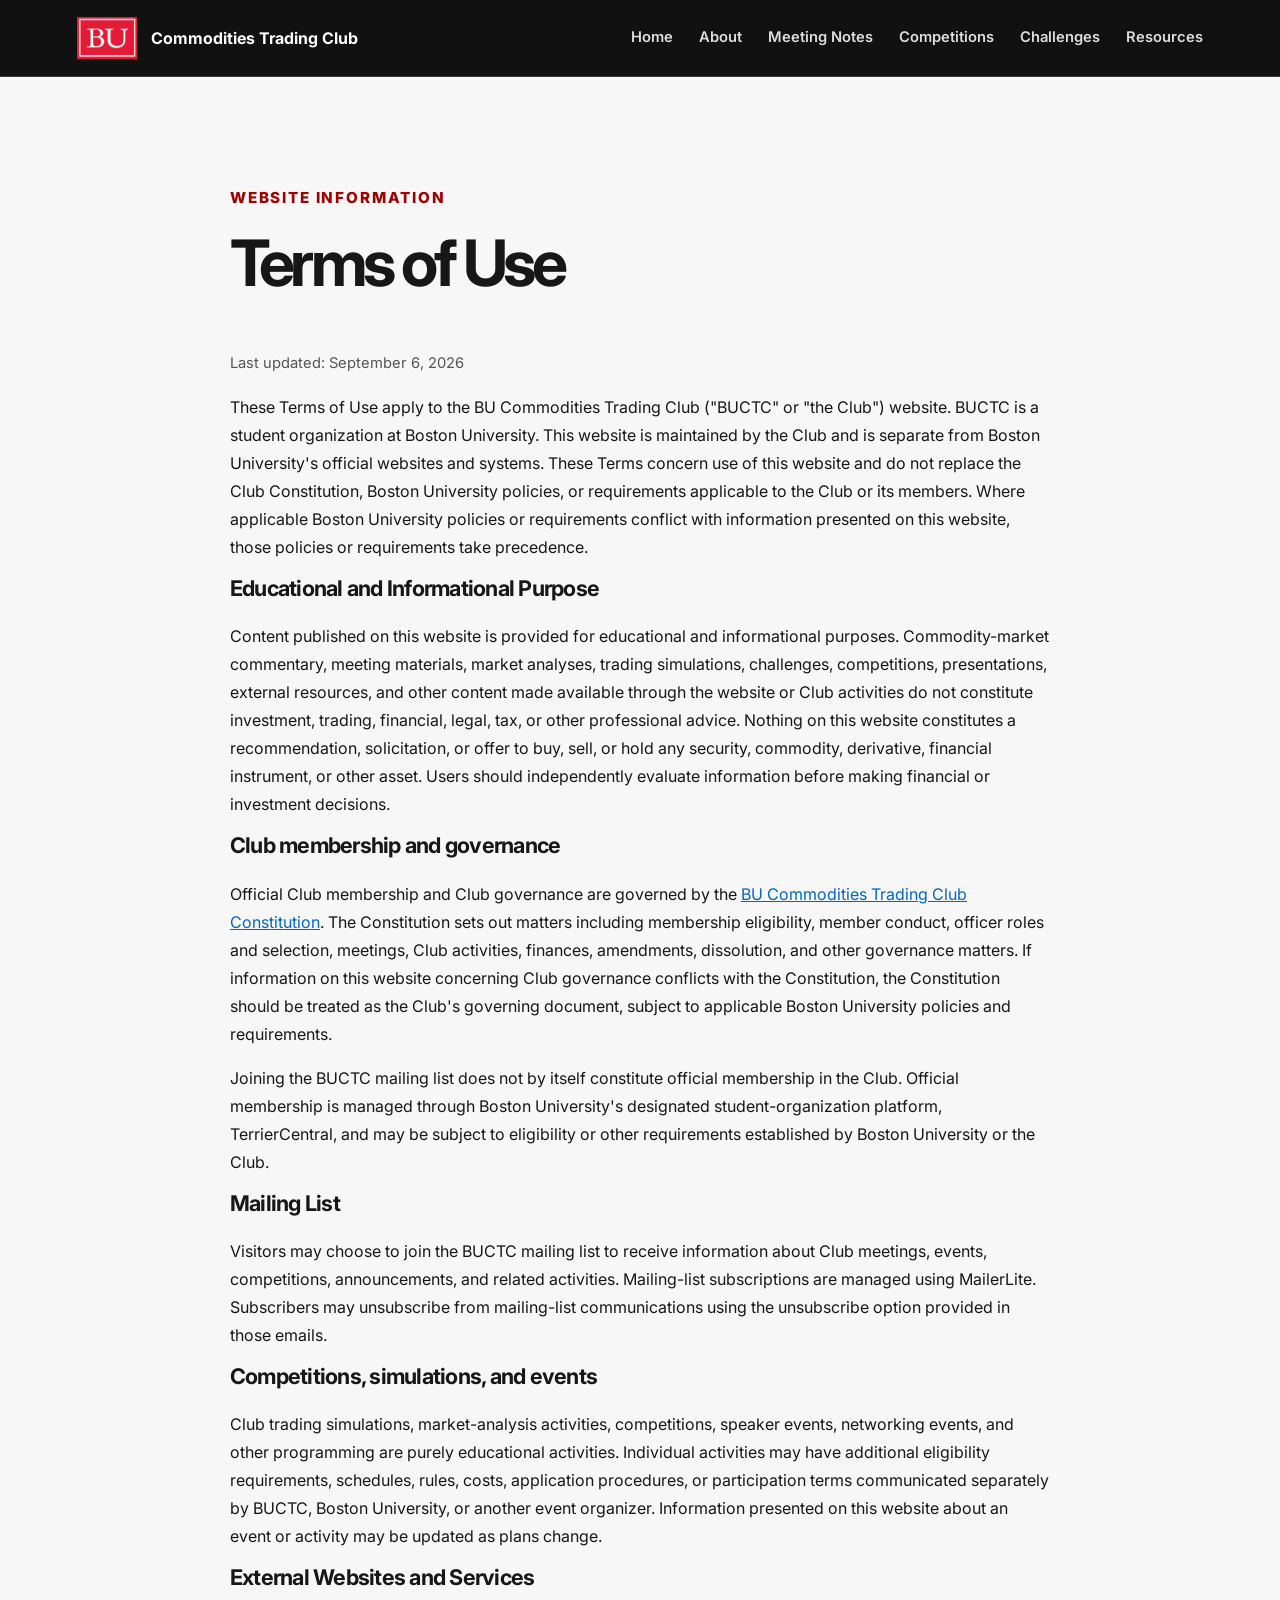
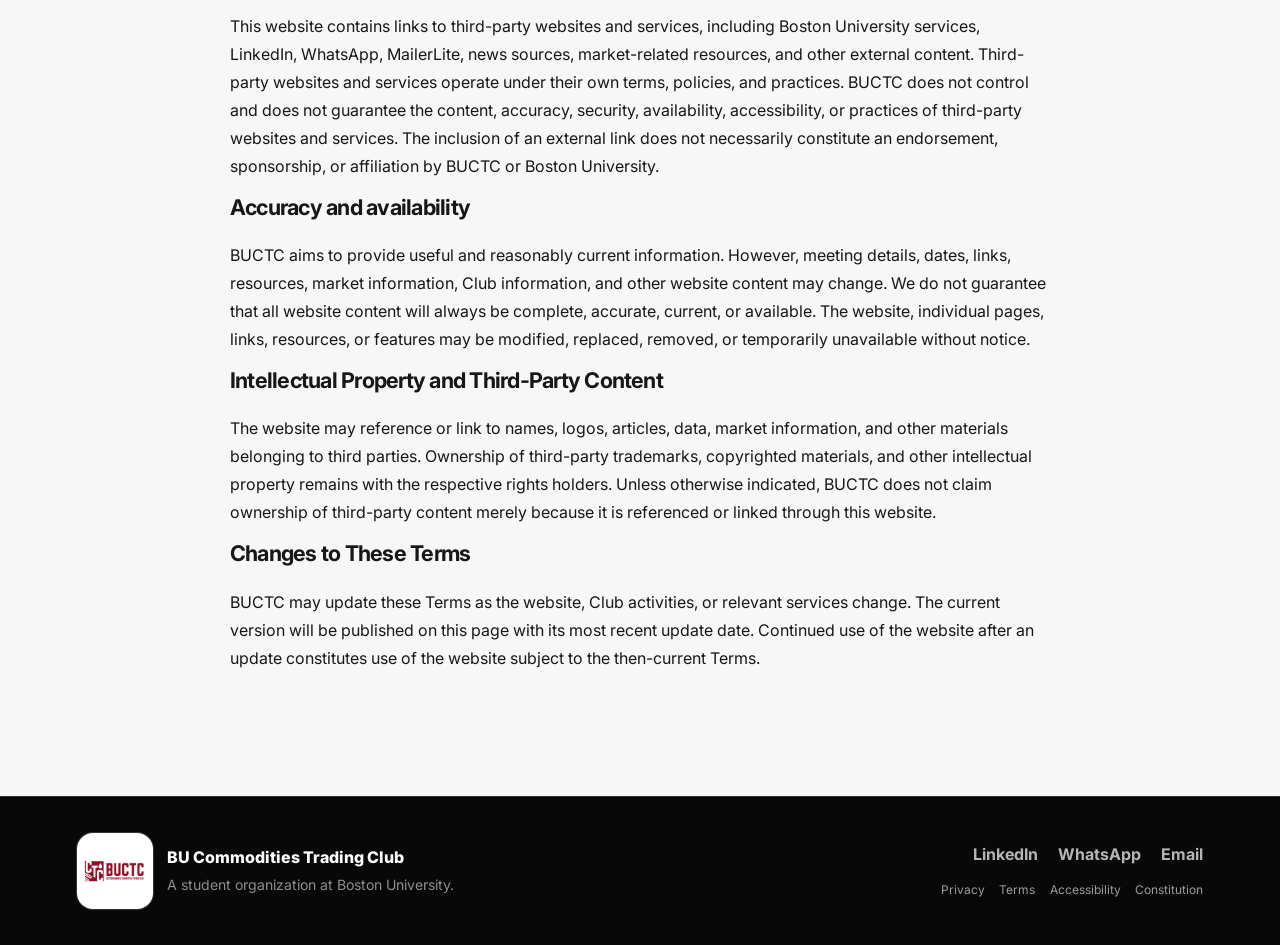
<file: terms.html>
<!DOCTYPE html>
<html lang="en">
<head>
    <meta charset="UTF-8"><meta name="viewport" content="width=device-width, initial-scale=1.0">
    <title>Terms | BU Commodities Trading Club</title>
    <link rel="icon" type="image/png" sizes="any" href="favicon.png">
    <meta name="description" 
        content="Terms for using the BU Commodities Trading Club website and its educational market content and external resources.">
    <meta name="robots" content="index, follow">

    <link rel="canonical" href="https://buctc.org/terms">
    <link rel="stylesheet" href="style.css">
    <link rel="preconnect" href="https://fonts.googleapis.com">
    <link rel="preconnect" href="https://fonts.gstatic.com" crossorigin>
    <link href="https://fonts.googleapis.com/css2?family=Inter:wght@400;500;600;700;800&family=Playfair+Display:wght@600;700&display=swap" rel="stylesheet">
</head>

<body>
    
<header class="site-header">
    <nav class="navbar container">
        <details class="mobile-menu">
            <summary aria-label="Open navigation">
                <span></span>
                <span></span>
                <span></span>
            </summary>

            <div class="mobile-menu-links">
                <a href="index.html">Home</a>
                <a href="about.html">About</a>
                <a href="notes.html">Meeting Notes</a>
                <a href="competitions.html">Competitions</a>
                <a href="challenges.html">Challenges</a>
                <a href="resources.html">Resources</a>
            </div>
        </details>
        <div class="logo">
            <a class="logo-image-link" href="https://terriercentral.bu.edu/" aria-label="Visit BU student organizations website">
            <img class="logo-image" src="images/bu-logo.jpg" alt="Boston University logo">
            </a>
            <span class="club-brand-copy">
                <strong>Commodities Trading Club</strong>
            </span>
        </div>
        
        <div class="nav-links">
            <a href="index.html">Home</a>
            <a href="about.html">About</a>
            <a href="notes.html">Meeting Notes</a>
            <a href="competitions.html">Competitions</a>
            <a href="challenges.html">Challenges</a>
            <a href="resources.html">Resources</a>
        </div>
    </nav>
</header>

<main>
    
    <section class="section section-light legal-page">
        <div class="container legal-container">
            <p class="eyebrow dark">Website Information</p>
            
            <h1>Terms of Use</h1>
            
            <p class="legal-updated">Last updated: September 6, 2026</p>

            <p>
                These Terms of Use apply to the BU Commodities Trading Club ("BUCTC" or "the Club") 
                website. BUCTC is a student organization at Boston University. This website is 
                maintained by the Club and is separate from Boston University's official websites and 
                systems. These Terms concern use of this website and do not replace the Club 
                Constitution, Boston University policies, or requirements applicable to the Club or 
                its members. Where applicable Boston University policies or requirements conflict 
                with information presented on this website, those policies or requirements take 
                precedence.
            </p>

            <h2 class="legal-section-heading">Educational and Informational Purpose</h2>

            <p>
                Content published on this website is provided for educational and informational 
                purposes. Commodity-market commentary, meeting materials, market analyses, trading 
                simulations, challenges, competitions, presentations, external resources, and other 
                content made available through the website or Club activities do not constitute 
                investment, trading, financial, legal, tax, or other professional advice. Nothing 
                on this website constitutes a recommendation, solicitation, or offer to buy, sell, 
                or hold any security, commodity, derivative, financial instrument, or other asset. 
                Users should independently evaluate information before making financial or investment 
                decisions.
            </p>

            <h2 class="legal-section-heading">Club membership and governance</h2>

            <p>
                Official Club membership and Club governance are governed by the 
                <a class="constitution-link" href="documents/club/constitution.pdf" target="_blank" rel="noopener">
                BU Commodities Trading Club Constitution</a>. 
                The Constitution sets out matters including membership eligibility, member conduct, 
                officer roles and selection, meetings, Club activities, finances, amendments, dissolution, 
                and other governance matters. If information on this website concerning Club governance 
                conflicts with the Constitution, the Constitution should be treated as the Club's 
                governing document, subject to applicable Boston University policies and requirements.
            </p>

            <p>
                Joining the BUCTC mailing list does not by itself constitute official membership in the 
                Club. Official membership is managed through Boston University's designated 
                student-organization platform, TerrierCentral, and may be subject to eligibility or other 
                requirements established by Boston University or the Club.
            </p>

            <h2 class="legal-section-heading">Mailing List</h2>

            <p>
                Visitors may choose to join the BUCTC mailing list to receive information about Club 
                meetings, events, competitions, announcements, and related activities. Mailing-list 
                subscriptions are managed using MailerLite. Subscribers may unsubscribe from mailing-list 
                communications using the unsubscribe option provided in those emails.
            </p>

            <h2 class="legal-section-heading">Competitions, simulations, and events</h2>

            <p>
                Club trading simulations, market-analysis activities, competitions, speaker events, 
                networking events, and other programming are purely educational activities. Individual 
                activities may have additional eligibility requirements, schedules, rules, costs, 
                application procedures, or participation terms communicated separately by BUCTC, Boston 
                University, or another event organizer. Information presented on this website about an 
                event or activity may be updated as plans change.
            </p>

            <h2 class="legal-section-heading">External Websites and Services</h2>

            <p>
                This website contains links to third-party websites and services, including Boston 
                University services, LinkedIn, WhatsApp, MailerLite, news sources, market-related 
                resources, and other external content. Third-party websites and services operate under 
                their own terms, policies, and practices. BUCTC does not control and does not guarantee 
                the content, accuracy, security, availability, accessibility, or practices of third-party 
                websites and services. The inclusion of an external link does not necessarily constitute 
                an endorsement, sponsorship, or affiliation by BUCTC or Boston University.
            </p>

            <h2 class="legal-section-heading">Accuracy and availability</h2>

            <p>
                BUCTC aims to provide useful and reasonably current information. However, meeting details, 
                dates, links, resources, market information, Club information, and other website content 
                may change. We do not guarantee that all website content will always be complete, accurate, 
                current, or available. The website, individual pages, links, resources, or features may be 
                modified, replaced, removed, or temporarily unavailable without notice.
            </p>

            <h2 class="legal-section-heading">Intellectual Property and Third-Party Content</h2>

            <p>
                The website may reference or link to names, logos, articles, data, market information, 
                and other materials belonging to third parties. Ownership of third-party trademarks, 
                copyrighted materials, and other intellectual property remains with the respective rights 
                holders. Unless otherwise indicated, BUCTC does not claim ownership of third-party content 
                merely because it is referenced or linked through this website.
            </p>

            <h2 class="legal-section-heading">Changes to These Terms</h2>

            <p>
                BUCTC may update these Terms as the website, Club activities, or relevant services change. 
                The current version will be published on this page with its most recent update date. 
                Continued use of the website after an update constitutes use of the website subject to 
                the then-current Terms.
            </p>
        </div>
    </section>
</main>

<footer class="site-footer">
    <div class="container footer-layout">
        <div class="footer-brand">
            <img src="images/club-logo.jpg" alt="" class="footer-logo" loading="lazy">
            <div>
                <p class="footer-title">BU Commodities Trading Club</p>
                <p>A student organization at Boston University.</p>
            </div>
        </div>

        <div class="footer-nav">
            <div class="footer-links">
                <a href="https://www.linkedin.com/company/bu-commodities-trading-club/posts/?feedView=all" target="_blank" rel="noopener">LinkedIn</a>
                <a href="whatsapp.html">WhatsApp</a>
                <a href="mailto:bucommodities@gmail.com">Email</a>
            </div>

            <div class="footer-legal">
                <a href="privacy.html">Privacy</a>
                <a href="terms.html">Terms</a>
                <a href="accessibility.html">Accessibility</a>
                <a href="documents/club/constitution.pdf" target="_blank" rel="noopener">Constitution</a>
            </div>
        </div>
    </div>
</footer>

</body>
</html>
</file>
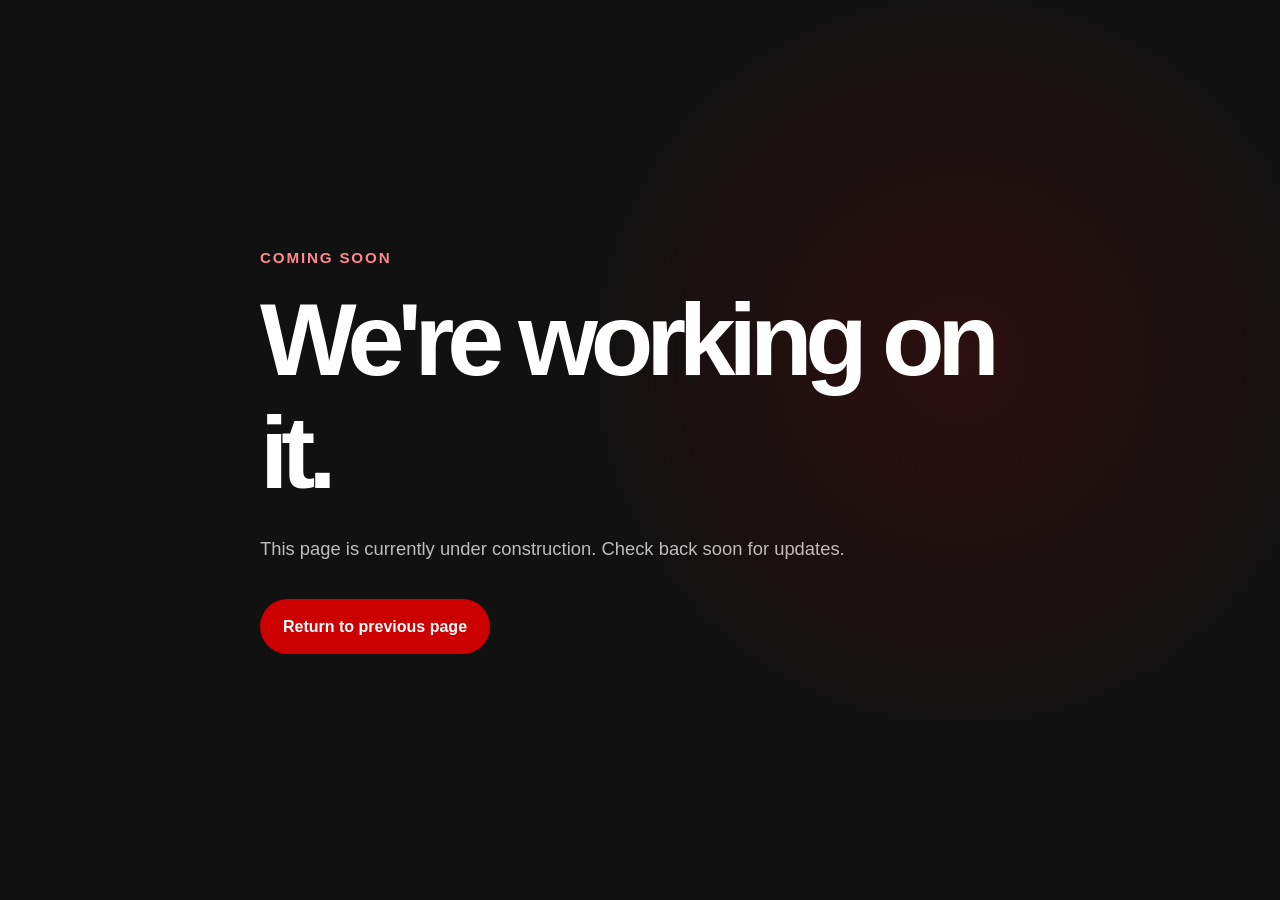
<file: under-construction.html>
<!DOCTYPE html>
<html lang="en">
<head>
    <meta charset="UTF-8">
    <meta name="viewport" content="width=device-width, initial-scale=1.0">

    <title>Coming Soon</title>

    <link rel="canonical" href="https://buctc.org/under-construction">
    <link rel="stylesheet" href="style.css">
</head>

<body>

    <main class="construction-page">
        <div class="container construction-content">

            <p class="eyebrow">Coming Soon</p>

            <h1>We're working on it.</h1>

            <p class="construction-text">
                This page is currently under construction.
                Check back soon for updates.
            </p>

            <button type="button" class="button button-red" id="return-previous-page">
                Return to previous page
            </button>

        </div>
    </main>

    <script>
        document.getElementById("return-previous-page").addEventListener("click", () => {
            if (window.history.length > 1) {
                window.history.back();
                return;
            }
            window.location.href = "index.html";
        });
    </script>

</body>
</html>
</file>
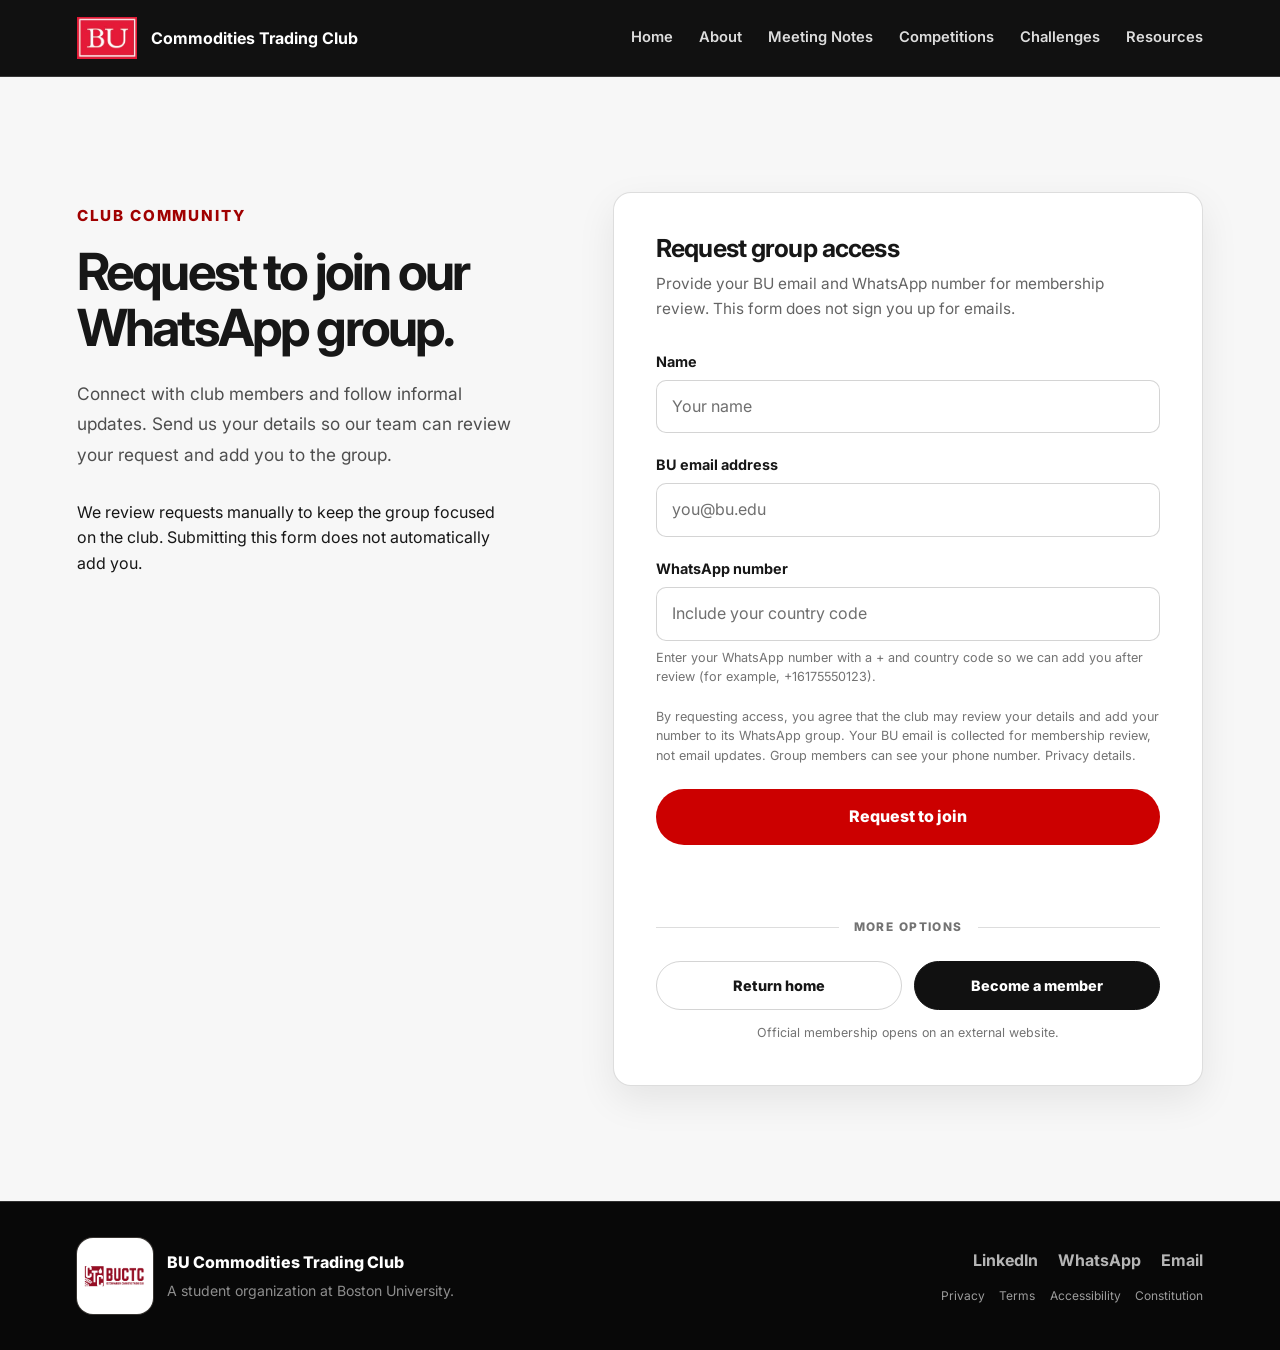
<file: whatsapp.html>
<!DOCTYPE html>
<html lang="en">

<head>
    <meta charset="UTF-8">
    <meta name="viewport" content="width=device-width, initial-scale=1.0">
    <title>WhatsApp Signup | BU Commodities Trading Club</title>
    <meta name="description" content="Request to join the BU Commodities Trading Club WhatsApp group. Our team reviews requests before adding members.">
    <link rel="icon" type="image/png" href="favicon.png" sizes="any">
    
    <link rel="canonical" href="https://buctc.org/whatsapp">
    <link rel="stylesheet" href="style.css">
    <link rel="preconnect" href="https://fonts.googleapis.com">
    <link rel="preconnect" href="https://fonts.gstatic.com" crossorigin>
    <link href="https://fonts.googleapis.com/css2?family=Inter:wght@400;500;600;700;800&family=Playfair+Display:wght@600;700&display=swap" rel="stylesheet">
</head>

<body>
<header class="site-header">
    <nav class="navbar container">
        <details class="mobile-menu">
            <summary aria-label="Open navigation">
                <span></span>
                <span></span>
                <span></span>
            </summary>

            <div class="mobile-menu-links">
                <a href="index.html">Home</a>
                <a href="about.html">About</a>
                <a href="notes.html">Meeting Notes</a>
                <a href="competitions.html">Competitions</a>
                <a href="challenges.html">Challenges</a>
                <a href="resources.html">Resources</a>
            </div>
        </details>
        <div class="logo">
            <a class="logo-image-link" href="https://terriercentral.bu.edu/" aria-label="Visit BU student organizations website">
            <img class="logo-image" src="images/bu-logo.jpg" alt="Boston University logo">
            </a>
            <span class="club-brand-copy">
                <strong>Commodities Trading Club</strong>
            </span>
        </div>

        <div class="nav-links">
            <a href="index.html">Home</a>
            <a href="about.html">About</a>
            <a href="notes.html">Meeting Notes</a>
            <a href="competitions.html">Competitions</a>
            <a href="challenges.html">Challenges</a>
            <a href="resources.html">Resources</a>
        </div>
    </nav>
</header>

<main>
    <section class="section mailing-section">
        <div class="container mailing-layout">
            <div class="mailing-copy">
                <p class="eyebrow dark">Club Community</p>
                <h1>Request to join our WhatsApp group.</h1>
                <p class="mailing-copy-text">
                    Connect with club members and follow informal updates.
                    Send us your details so our team can review your request
                    and add you to the group.
                </p>
                <p>
                    We review requests manually to keep the group focused on
                    the club. Submitting this form does not automatically add you.
                </p>
            </div>
            <div class="mailing-card">
                <h3>Request group access</h3>
                <p class="mailing-card-intro">
                    Provide your BU email and WhatsApp number for membership review.
                    This form does not sign you up for emails.
                </p>
                <form class="mailing-form" id="whatsapp-request-form"
                    action="/api/whatsapp-request" method="post">
                    <div class="mailing-field">
                        <label for="name">Name</label>
                        <input id="name" name="name" type="text" autocomplete="name"
                            maxlength="100" placeholder="Your name" required>
                    </div>
                    <div class="mailing-field">
                        <label for="email">BU email address</label>
                        <input id="email" name="email" type="email" autocomplete="email"
                            maxlength="254" placeholder="you@bu.edu" pattern="[^@\s]+@[bB][uU]\.[eE][dD][uU]"
                            title="Use your Boston University email address ending in @bu.edu" required>
                    </div>
                    <div class="mailing-field">
                        <label for="phone">WhatsApp number</label>
                        <input id="phone" name="phone" type="tel" autocomplete="tel"
                            maxlength="30" placeholder="Include your country code"
                            aria-describedby="phone-help" required>
                        <p id="phone-help" class="mailing-privacy">
                            Enter your WhatsApp number with a + and country code
                            so we can add you after review (for example, +16175550123).
                        </p>
                    </div>
                    <div class="mailing-honeypot" aria-hidden="true">
                        <label for="website">Website</label>
                        <input id="website" name="website" type="text" tabindex="-1"
                            autocomplete="off">
                    </div>
                    <p class="mailing-privacy">
                        By requesting access, you agree that the club may review your
                        details and add your number to its WhatsApp group. Your BU email
                        is collected for membership review, not email updates. Group members can see your phone
                        number. <a href="privacy.html">Privacy details</a>.
                    </p>
                    <button class="mailing-submit" type="submit">Request to join</button>
                    <p id="whatsapp-status" class="mailing-status" role="status"
                        aria-live="polite"></p>
                </form>
                <noscript>
                    <p>Please enable JavaScript to use this form, or email
                        <a href="mailto:bucommodities@gmail.com">bucommodities@gmail.com</a>
                        to request access.</p>
                </noscript>

                <div class="mailing-divider">More options</div>

                <div class="mailing-actions">
                    <a class="mailing-action-button mailing-home-button" href="index.html">
                        Return home
                    </a>

                    <a class="mailing-action-button mailing-member-button"
                        href="https://terriercentral.bu.edu/home_login" target="_blank"
                        rel="noopener noreferrer">
                        Become a member
                    </a>
                </div>

                <p class="mailing-member-note">
                    Official membership opens on an external website.
                </p>
            </div>
        </div>
    </section>
</main>

<footer class="site-footer">
    <div class="container footer-layout">
        <div class="footer-brand">
            <img src="images/club-logo.jpg" alt="" class="footer-logo" loading="lazy">
            <div>
                <p class="footer-title">BU Commodities Trading Club</p>
                <p>A student organization at Boston University.</p>
            </div>
        </div>

        <div class="footer-nav">
            <div class="footer-links">
                <a href="https://www.linkedin.com/company/bu-commodities-trading-club/posts/?feedView=all" target="_blank" rel="noopener">LinkedIn</a>
                <a href="whatsapp.html">WhatsApp</a>
                <a href="mailto:bucommodities@gmail.com">Email</a>
            </div>

            <div class="footer-legal">
                <a href="privacy.html">Privacy</a>
                <a href="terms.html">Terms</a>
                <a href="accessibility.html">Accessibility</a>
                <a href="documents/club/constitution.pdf" target="_blank" rel="noopener">Constitution</a>
            </div>
        </div>
    </div>
</footer>

<script src="assets/js/whatsapp-request.js" defer></script>
</body>
</html>
</file>
<file: style.css>
:root {
    --black: #111111;
    --black-soft: #1c1c1c;
    --black-card: #242424;
    --scarlet: #cc0000;
    --scarlet-dark: #a00000;
    --scarlet-light: #e32636;
    --scarlet-on-dark: #ff8791;
    --scarlet-on-photo: #ffd0d4;
    --white: #ffffff;
    --off-white: #f7f7f7;
    --light-gray: #e5e5e5;
    --ctc-cream: #f4e6d4;
    --text-dark: #171717;
    --text-muted: #666666;
    --light-border: rgba(17, 17, 17, 0.14);
    --dark-border: rgba(255, 255, 255, 0.16);
    --shadow: 0 16px 42px rgba(0, 0, 0, 0.18);
}

* {
    box-sizing: border-box;
}

html {
    scroll-behavior: smooth;
}

body {
    margin: 0;
    background: var(--black);
    color: var(--white);
    font-family: "Inter", Arial, sans-serif;
    line-height: 1.6;
}

a {
    color: inherit;
    text-decoration: none;
}

p {
    margin-top: 0;
}

h1,
h2,
h3 {
    line-height: 1.1;
    margin-top: 0;
}

h1 {
    font-size: clamp(2.8rem, 5vw, 5rem);
    letter-spacing: -0.07em;
}

h2 {
    margin-bottom: 28px;
    font-size: clamp(2rem, 4vw, 3.8rem);
    letter-spacing: -0.055em;
}

h3 {
    font-size: 1.35rem;
    letter-spacing: -0.035em;
}

.container {
    width: min(1180px, 88%);
    margin: 0 auto;
}

.narrow {
    max-width: 900px;
}

/* Header and navigation */

.site-header {
    background: var(--black);
    border-bottom: 1px solid var(--dark-border);
}

.navbar {
    display: flex;
    min-height: 76px;
    align-items: center;
    justify-content: space-between;
    gap: 28px;
}

.logo {
    display: flex;
    align-items: center;
    gap: 14px;
    font-weight: 800;
    line-height: 1.15;
}

.logo-image-link {
    display: block;
    flex: 0 0 auto;
}

.logo-image-link:focus-visible {
    outline: 3px solid var(--scarlet-on-dark);
    outline-offset: 4px;
}

.logo-image {
    height: 42px;
    width: auto;
    display: block;
    flex: 0 0 auto;
    object-fit: contain;
    border-radius: 0;
    background: transparent;
    box-shadow: none;
}

.nav-links {
    display: flex;
    flex-wrap: wrap;
    justify-content: flex-end;
    gap: 26px;
}

.nav-links a {
    color: rgba(255, 255, 255, 0.86);
    font-size: 0.92rem;
    font-weight: 600;
}

.nav-links a:hover {
    color: var(--scarlet-on-dark);
}

/* Hero */

.hero {
    position: relative;
    overflow: hidden;
    isolation: isolate;
    min-height: 90vh;
    display: flex;
    align-items: center;
    padding: 7rem 0;
}

/* Background image */
.hero::before {
    content: "";
    position: absolute;
    inset: 0;

    background: url("images/bu-bckgr.jpg") center center / cover no-repeat;

    filter: blur(8px);
    transform: scale(1.08); /* prevents blur from showing edges */

    z-index: -2;
}

/* Dark overlay for readability */
.hero::after {
    content: "";
    position: absolute;
    inset: 0;

    background: rgba(10, 18, 32, 0.68);

    z-index: -1;
}

/* Keep content above background */
.hero-content {
    position: relative;
    z-index: 2;
}

.hero-split {
    display: flex;
    align-items: center;
    justify-content: space-between;
    gap: clamp(42px, 6vw, 88px);
}

.hero-text-column {
    flex: 1 1 58%;
    max-width: 700px;
}

.hero-logo-column {
    flex: 1 1 42%;
    display: flex;
    justify-content: center;
    align-items: center;
}

.hero-logo-frame {
    position: relative;
    width: min(100%, 560px);
    padding: clamp(9px, 1.4vw, 15px);
    border: 1px solid rgba(244, 230, 212, 0.24);
    border-radius: 32px;
    background:
        linear-gradient(145deg, rgba(255, 255, 255, 0.08), rgba(255, 255, 255, 0.015)),
        rgba(5, 27, 58, 0.38);
    box-shadow: 0 30px 70px rgba(0, 0, 0, 0.25);
    isolation: isolate;
}

.hero-logo-frame::before {
    content: "";
    position: absolute;
    inset: 8% -7% -8% 12%;
    z-index: -1;
    border-radius: 50%;
    background: rgba(204, 0, 0, 0.13);
    filter: blur(38px);
}

.hero-logo-large {
    display: block;
    width: 100%;
    max-width: 100%;
    height: auto;
    border-radius: 22px;
    background: var(--ctc-cream);
}

.hero h1 {
    max-width: 760px;
    margin-bottom: 24px;
}

.hero-text {
    max-width: 680px;
    margin-bottom: 34px;
    color: rgba(255, 255, 255, 0.82);
    font-size: 1.16rem;
}

.eyebrow {
    margin-bottom: 14px;
    color: var(--scarlet-on-dark);
    font-size: 0.95rem;
    font-weight: 800;
    letter-spacing: 0.12em;
    text-transform: uppercase;
}

.eyebrow.dark {
    color: var(--scarlet-dark);
}

.hero .eyebrow {
    color: var(--scarlet-on-photo);
}

/* Buttons */

.button-row {
    display: flex;
    flex-wrap: wrap;
    gap: 14px;
}

.button {
    display: inline-flex;
    align-items: center;
    justify-content: center;
    padding: 14px 22px;
    border: 1px solid transparent;
    border-radius: 999px;
    appearance: none;
    cursor: pointer;
    font: inherit;
    font-weight: 800;
    transition: 0.2s ease;
}

.button:hover {
    transform: translateY(-2px);
}

.button-red,
.button-gold {
    background: var(--scarlet);
    color: var(--white);
}

.button-red:hover,
.button-gold:hover {
    background: var(--scarlet-light);
}

.button-outline {
    border-color: rgba(255, 255, 255, 0.42);
    color: var(--white);
}

.button-outline:hover {
    border-color: var(--scarlet-light);
    color: var(--white);
}

.button-dark {
    margin-top: 8px;
    background: var(--black);
    color: var(--white);
}

.button-dark:hover {
    background: var(--black-soft);
}

/* General sections */

.section {
    padding: 108px 0;
}

.section-light,
.section-gold {
    background: var(--off-white);
    color: var(--text-dark);
}

.section-dark {
    background: var(--black);
    color: var(--white);
}

.split-layout,
.image-text-layout,
.meeting-layout {
    display: grid;
    grid-template-columns: 1fr 1fr;
    align-items: center;
    gap: 72px;
}

.large-copy {
    color: #3f3f3f;
    font-size: 1.22rem;
}

.dark-copy {
    color: var(--text-dark);
}

/* Cards */

.card-grid {
    display: grid;
    gap: 22px;
    margin-top: 42px;
}

.three-column {
    grid-template-columns: repeat(3, 1fr);
}

.feature-card {
    min-height: 265px;
    padding: 30px;
    border: 1px solid var(--dark-border);
    border-radius: 16px;
    background: rgba(255, 255, 255, 0.05);
}

.feature-card p {
    color: rgba(255, 255, 255, 0.72);
}

.card-number {
    color: var(--scarlet-on-dark) !important;
    font-size: 0.8rem;
    font-weight: 800;
    letter-spacing: 0.16em;
}

.light-card {
    padding: 28px;
    border: 1px solid var(--light-border);
    border-radius: 16px;
    background: var(--white);
    box-shadow: 0 8px 22px rgba(0, 0, 0, 0.05);
}

.light-card .card-number {
    color: var(--scarlet-dark) !important;
}

.section-dark .light-card {
    background: rgba(255,255,255,0.05);
    border: 1px solid var(--dark-border);
    color: white;
}

.section-dark .light-card p {
    color: rgba(255,255,255,0.75);
}

.section-dark .light-card .card-number {
    color: var(--scarlet-on-dark) !important;
}

.section-light .dark-list-card {
    border-bottom: 1px solid var(--light-border);
}

.section-light .dark-list-card h3 {
    color: var(--text-dark);
}

.section-light .content-meta {
    color: var(--scarlet-dark);
}

/* Image panels */

.image-panel {
    min-height: 440px;
    border-radius: 18px;
    background-color: var(--black-soft);
    background-position: center;
    background-size: cover;
    box-shadow: var(--shadow);
}

.team-image {
    background-image:
        linear-gradient(rgba(0, 0, 0, 0.12), rgba(0, 0, 0, 0.12)),
        url("images/team_photo.jpg");
}

/* Links */

.text-link {
    color: var(--scarlet-dark);
    font-weight: 800;
}

.text-link:hover {
    color: var(--scarlet-light);
}

.light-link,
.light-link:hover {
    color: var(--scarlet-on-dark);
}

.section-heading-row {
    display: flex;
    align-items: end;
    justify-content: space-between;
    gap: 30px;
}

.constitution-link {
    color: #0066cc;
    text-decoration: underline;
}

.constitution-link:hover {
    color: #004999;
}

/* News section */

.news-list {
    margin-top: 34px;
    border-top: 1px solid var(--dark-border);
}

.news-item {
    display: grid;
    grid-template-columns: 130px 1.6fr 1fr;
    gap: 22px;
    padding: 24px 0;
    border-bottom: 1px solid var(--dark-border);
}

.news-item span,
.content-meta,
.resource-card span {
    color: var(--scarlet-light);
    font-size: 0.75rem;
    font-weight: 800;
    letter-spacing: 0.14em;
    text-transform: uppercase;
}

.news-item span {
    color: var(--scarlet-on-dark);
}

.news-item h3,
.news-item p {
    margin-bottom: 0;
}

.news-item p {
    color: rgba(255, 255, 255, 0.63);
}


/* Clickable news-feed rows */

.news-item-clickable {
    position: relative;
    cursor: pointer;
    transition:
        background-color 0.2s ease,
        padding-left 0.2s ease,
        padding-right 0.2s ease;
}

.news-item-clickable:hover,
.news-item-clickable:focus-within {
    padding-left: 16px;
    padding-right: 16px;
    background: rgba(255, 255, 255, 0.05);
}

.news-item-clickable h3 {
    transition: color 0.2s ease;
}

.news-item-clickable:hover h3,
.news-item-clickable:focus-within h3 {
    color: var(--scarlet-light);
}

.news-item-overlay {
    position: absolute;
    inset: 0;
    z-index: 1;
    border-radius: 8px;
}

.news-item-overlay:focus-visible {
    outline: 2px solid var(--scarlet-light);
    outline-offset: 4px;
}

/* Upcoming meeting */

.meeting-details {
    padding: 32px;
    background: white;
    border: 1px solid rgba(0,0,0,0.08);
    border-left: 4px solid var(--scarlet);
    border-radius: 12px;
    box-shadow: 0 8px 20px rgba(0,0,0,0.05);
}

.meeting-details p:last-child {
    margin-bottom: 0;
}

.section-gold .eyebrow {
    color: var(--scarlet);
}

.section-gold h2 {
    color: var(--text-dark);
}

/* Join section */

.join-section {
    background:
        linear-gradient(
            rgba(0, 0, 0, 0.82),
            rgba(0, 0, 0, 0.93)
        ),
        url("images/market-screens.jpg");
    background-position: center;
    background-size: cover;
}

.join-content {
    max-width: 740px;
}

.join-content p:not(.eyebrow) {
    color: rgba(255, 255, 255, 0.8);
    font-size: 1.15rem;
}

.join-actions {
    display: grid;
    grid-template-columns: repeat(3, 1fr);
    gap: 18px;
    margin-top: 34px;
}

.join-card {
    display: block;
    min-height: 230px;
    padding: 26px;
    border: 1px solid rgba(255,255,255,0.16);
    border-radius: 16px;
    background: rgba(255,255,255,0.08);
    transition: 0.2s ease;
}

.join-card:hover {
    transform: translateY(-4px);
    border-color: var(--scarlet-light);
    background: rgba(255,255,255,0.12);
}

.join-card h3 {
    margin-bottom: 12px;
}

.join-card p {
    color: rgba(255,255,255,0.72);
}

.join-card span {
    color: var(--scarlet-on-dark);
    font-weight: 800;
}

/* Secondary page hero sections */

.page-hero {
    display: flex;
    min-height: 540px;
    align-items: center;
    background:
        linear-gradient(
            90deg,
            rgba(0, 0, 0, 0.96),
            rgba(0, 0, 0, 0.72)
        ),
        url("images/hero-bg.jpg");
    background-position: center;
    background-size: cover;
}

.page-hero h1 {
    margin-bottom: 22px;
    font-size: clamp(3.3rem, 6vw, 6.4rem);
}

.resource-hero {
    background:
        linear-gradient(
            90deg,
            rgba(0, 0, 0, 0.95),
            rgba(0, 0, 0, 0.68)
        ),
        url("images/hero-bg.jpg");
    background-position: center;
    background-size: cover;
}

/* About page */

.tag-grid {
    display: flex;
    flex-wrap: wrap;
    gap: 12px;
    margin-top: 36px;
}

.tag-grid span {
    padding: 11px 16px;
    border: 1px solid var(--light-border);
    border-radius: 999px;
    background: var(--white);
    font-weight: 700;
}

.person-card {
    padding: 16px;
    border: 1px solid var(--dark-border);
    border-radius: 16px;
    background: rgba(255, 255, 255, 0.05);
}

.person-card h3 {
    margin: 18px 4px 4px;
}

.person-card p {
    margin: 0 4px 6px;
    color: rgba(255, 255, 255, 0.66);
}

.person-placeholder {
    display: grid;
    min-height: 230px;
    place-items: center;
    border-radius: 10px;
    background: var(--black-card);
    color: rgba(255, 255, 255, 0.47);
    font-weight: 700;
}

.person-photo {
    display: block;
    width: 100%;
    height: 230px;
    border-radius: 10px;
    object-fit: cover;
    object-position: center 22%;
    background: var(--black-card);
}

/* Notes page */

#meeting-list > .content-card[hidden],
.meeting-toggle[hidden] {
    display: none;
}

.meeting-toggle {
    margin-top: 24px;
}

.content-list {
    display: grid;
    gap: 16px;
    margin-top: 34px;
}

.content-card {
    display: flex;
    align-items: center;
    justify-content: space-between;
    gap: 24px;
    padding: 25px;
    border: 1px solid var(--light-border);
    border-radius: 14px;
    background: var(--white);
}

.content-card h3 {
    margin-bottom: 8px;
}

.content-card p:last-child {
    margin-bottom: 0;
    color: #555555;
}

.content-actions {
    display: flex;
    flex-wrap: wrap;
    gap: 10px;
}

.small-button {
    padding: 9px 14px;
    border-radius: 999px;
    background: var(--scarlet);
    color: var(--white);
    font-size: 0.84rem;
    font-weight: 800;
}

.small-button:hover {
    background: var(--scarlet-light);
}

.small-button.secondary {
    border: 1px solid var(--light-border);
    background: transparent;
    color: var(--black);
}

.small-button.secondary:hover {
    border-color: var(--scarlet);
    color: var(--scarlet);
}

/* Competitions page */

.competition-page-image {
    background-image:
        linear-gradient(rgba(0, 0, 0, 0.14), rgba(0, 0, 0, 0.14)),
        url("images/ucc_cover.JPG");
}

.pitch-library-intro {
    max-width: 760px;
    margin-top: 8px;
    color: rgba(255, 255, 255, 0.72);
    font-size: 1.08rem;
}

.pitch-grid {
    display: grid;
    grid-template-columns: repeat(2, 1fr);
    gap: 20px;
    margin-top: 34px;
}

.pitch-card {
    display: flex;
    min-height: 230px;
    flex-direction: column;
    justify-content: space-between;
    gap: 28px;
    padding: 28px;
    border: 1px solid var(--dark-border);
    border-radius: 16px;
    background: rgba(255, 255, 255, 0.05);
}

.pitch-card h3 {
    margin-bottom: 10px;
}

.pitch-card p:last-child {
    margin-bottom: 0;
    color: rgba(255, 255, 255, 0.72);
}

.pitch-card .small-button {
    align-self: flex-start;
}

/* Challenges page */

.dark-list-card {
    padding: 20px 0;
    border-bottom: 1px solid var(--dark-border);
}

.dark-list-card h3 {
    margin-bottom: 0;
}

/* Resources page */

.resource-grid {
    display: grid;
    grid-template-columns: repeat(3, 1fr);
    gap: 20px;
    margin-top: 34px;
}

.resource-card {
    min-height: 200px;
    padding: 24px;
    border: 1px solid var(--light-border);
    border-radius: 14px;
    background: var(--white);
    transition: 0.2s ease;
}

.resource-card:hover {
    transform: translateY(-4px);
    border-color: rgba(204, 0, 0, 0.38);
    box-shadow: var(--shadow);
}

.resource-card h3 {
    margin-top: 14px;
    margin-bottom: 8px;
}

.resource-card p {
    color: #5b5b5b;
}

.two-column-list {
    display: grid;
    grid-template-columns: repeat(2, 1fr);
    gap: 72px;
    margin-top: 36px;
}

.simple-list {
    display: grid;
}

.simple-list a {
    display: grid;
    gap: 4px;
    padding: 20px 0;
    border-bottom: 1px solid var(--dark-border);
}

.simple-list a:hover strong {
    color: var(--scarlet-on-dark);
}

.simple-list span {
    color: rgba(255, 255, 255, 0.62);
    font-size: 0.9rem;
}

.news-link {
    color: var(--scarlet-on-dark);
    font-weight: 700;
}

.news-link:hover {
    text-decoration: underline;
}

/* Footer */

.site-footer {
    padding: 36px 0;
    border-top: 1px solid var(--dark-border);
    background: #080808;
}

.footer-layout {
    display: flex;
    align-items: center;
    justify-content: space-between;
    gap: 24px;
}

.footer-title {
    margin-bottom: 4px;
    font-weight: 800;
}

.site-footer p:not(.footer-title) {
    margin-bottom: 0;
    color: rgba(255, 255, 255, 0.54);
    font-size: 0.88rem;
}

.footer-links {
    display: flex;
    flex-wrap: wrap;
    gap: 20px;
}

.footer-links a {
    color: rgba(255, 255, 255, 0.7);
    font-size: 1rem;
    font-weight: 700;
}

.footer-links a:hover {
    color: var(--scarlet-on-dark);
}

.footer-brand {
    display: flex;
    align-items: center;
    gap: 14px;
}

.footer-logo {
    display: block;
    width: 76px;
    height: 76px;
    object-fit: cover;
    border-radius: 16px;
    background: var(--ctc-cream);
    box-shadow: 0 0 0 1px rgba(244, 230, 212, 0.2);
}

.footer-nav {
    display: flex;
    flex-direction: column;
    align-items: flex-end;
    gap: 0.75rem;
}

.footer-legal {
    display: flex;
    align-items: center;
    justify-content: flex-end;
    flex-wrap: wrap;
    gap: 0.9rem; 
    font-size: 0.75rem;
    opacity: 0.6;
}

.footer-legal a {
    color: inherit;
    text-decoration: none;
    transition: opacity 0.2s ease;
}

.footer-legal a:hover,
.footer-legal a:focus-visible {
    opacity: 1;
    text-decoration: underline;
}

@media (max-width: 700px) {
    .footer-nav {
        align-items: flex-start;
    }

    .footer-legal {
        justify-content: flex-start;
    }
}

/* Informational, legal, accessibility, and error pages */
.legal-page {
    min-height: 68vh;
}

.legal-container {
    max-width: 820px;
}

.legal-container h2 {
    color: var(--text-dark);
    margin-top: 34px;
    margin-bottom: 10px;
    font-size: 1.45rem;
}

.legal-container .legal-section-heading {
    color: inherit;
    margin-top: 0;
    margin-bottom: 1em;
    font-size: 1.35rem;
    line-height: 1.1;
    letter-spacing: -0.035em;
}

.legal-container .legal-subsection-heading {
    margin-top: 1.33em;
    margin-bottom: 1.33em;
    font-size: 1em;
    line-height: normal;
    letter-spacing: normal;
}

.legal-container p {
    line-height: 1.75;
    margin-bottom: 16px;
}

.legal-updated {
    font-size: 0.92rem;
    opacity: 0.72;
}

.error-page .button-row .button {
    height: 52px;
    min-height: 52px;
    padding-top: 0;
    padding-bottom: 0;
    align-items: center;
    justify-content: center;
}

.error-page .button-dark {
    margin-top: 0;
}

@media (min-width: 901px) {
    .hero::before {
        background-position: center 10%;
    }
}

/* Tablet layout */

@media (max-width: 900px) {
    .navbar {
        align-items: flex-start;
        flex-direction: column;
        padding: 18px 0;
    }

    .nav-links {
        justify-content: flex-start;
        gap: 14px 20px;
    }

    .hero {
        min-height: 680px;
    }

    .hero-split {
        flex-direction: column;
        text-align: center;
        gap: 2.5rem;
    }

    .hero-logo-frame {
        width: min(78vw, 470px);
    }

    .button-row {
        justify-content: center;
    }

    .split-layout,
    .image-text-layout,
    .meeting-layout,
    .two-column-list {
        grid-template-columns: 1fr;
        gap: 36px;
    }

    .three-column,
    .pitch-grid,
    .resource-grid {
        grid-template-columns: 1fr;
    }

    .news-item {
        grid-template-columns: 1fr;
        gap: 6px;
    }

    .join-actions {
        grid-template-columns: 1fr;
    }

    .content-card {
        align-items: flex-start;
        flex-direction: column;
    }

    .meeting-details {
        padding: 0 0 0 18px;
    }
}

/* Mobile layout */

@media (max-width: 560px) {
    h1 {
        font-size: 3.4rem;
    }

    .footer-logo {
        width: 62px;
        height: 62px;
    }

    .footer-layout {
        align-items: flex-start;
        flex-direction: column;
    }

    .footer-brand {
        align-items: flex-start;
    }
}

/* =========================================================
   Mobile-only refinements
   ========================================================= */

/* Hidden on desktop */
.mobile-menu {
    display: none;
}

.mobile-news-item-overlay {
    display: none;
}

@media (max-width: 560px) {
    /* General mobile spacing */
    .section {
        padding: 54px 0;
    }

    .container {
        width: min(92%, 1180px);
    }

    h2 {
        margin-bottom: 18px;
    }

    .eyebrow {
        margin-bottom: 12px;
    }

    /* Header */
    .navbar {
        min-height: 64px;
        padding: 10px 0;
        flex-direction: row;
        align-items: center;
        justify-content: flex-start;
        gap: 12px;
    }

    .nav-links {
        display: none;
    }

    .mobile-menu {
        position: relative;
        display: block;
        flex: 0 0 auto;
        z-index: 30;
    }

    .mobile-menu summary {
        display: flex;
        width: 40px;
        height: 40px;
        flex-direction: column;
        align-items: center;
        justify-content: center;
        gap: 5px;
        cursor: pointer;
        list-style: none;
        border: 1px solid var(--dark-border);
        border-radius: 10px;
        background: rgba(255, 255, 255, 0.04);
    }

    .mobile-menu summary::-webkit-details-marker {
        display: none;
    }

    .mobile-menu summary span {
        display: block;
        width: 19px;
        height: 2px;
        border-radius: 999px;
        background: var(--white);
    }

    .mobile-menu-links {
        position: absolute;
        top: calc(100% + 10px);
        left: 0;
        width: min(78vw, 285px);
        padding: 10px;
        border: 1px solid var(--dark-border);
        border-radius: 14px;
        background: #0b0b0b;
        box-shadow: 0 18px 45px rgba(0, 0, 0, 0.38);
    }

    .mobile-menu-links a {
        display: block;
        padding: 10px 12px;
        border-radius: 8px;
        color: rgba(255, 255, 255, 0.9);
        font-size: 0.92rem;
        font-weight: 700;
    }

    .mobile-menu-links a:hover,
    .mobile-menu-links a:focus-visible {
        background: rgba(255, 255, 255, 0.07);
        color: var(--scarlet-on-dark);
    }

    .logo {
        min-width: 0;
        gap: 10px;
        font-size: 0.88rem;
    }

    .logo-image {
        height: 34px;
    }

    /* Index hero */
    .hero {
        min-height: 0;
        padding: 54px 0 50px;
    }

    .hero-content {
        padding: 0;
    }

    .hero-split {
        gap: 26px;
    }

    .hero h1 {
        margin-bottom: 17px;
        font-size: 2.85rem;
    }

    .hero-text {
        margin-bottom: 24px;
        font-size: 1.03rem;
    }

    .hero-logo-column {
        margin-top: 0;
    }

    .hero-logo-frame {
        width: min(62vw, 245px);
        padding: 8px;
        border-radius: 18px;
    }

    .hero-logo-large {
        border-radius: 12px;
    }

    /* Tighter layouts */
    .split-layout,
    .image-text-layout,
    .meeting-layout,
    .two-column-list {
        gap: 24px;
    }

    /* Index mission */
    .section-light .split-layout {
        gap: 14px;
    }

    .large-copy {
        font-size: 1.06rem;
    }

    /* Latest News */
    .section-heading-row {
        align-items: flex-start;
        flex-direction: column;
        gap: 8px;
    }

    .section-heading-row h2 {
        margin-bottom: 0;
        font-size: 1.9rem;
        white-space: nowrap;
    }

    .section-heading-row .text-link {
        display: inline-block;
        white-space: nowrap;
    }

    .news-list {
        margin-top: 22px;
    }

    .news-item {
        gap: 5px;
        padding: 18px 0;
    }

    /* Full clickable Copper challenge row on mobile */
    .challenge-news-item {
        position: relative;
        cursor: pointer;
    }

    .challenge-news-item .news-link {
        position: relative;
        z-index: 2;
    }

    .mobile-news-item-overlay {
        display: block;
        position: absolute;
        inset: 0;
        z-index: 1;
        border-radius: 8px;
    }

    .mobile-news-item-overlay:focus-visible {
        outline: 2px solid var(--scarlet-light);
        outline-offset: 3px;
    }

    /* Upcoming meeting */
    #meeting.section {
        padding: 50px 0;
    }

    #meeting .meeting-layout {
        gap: 20px;
    }

    .meeting-details {
        width: 100%;
        padding: 22px 20px;
        border: 1px solid rgba(0, 0, 0, 0.08);
        border-left: 4px solid var(--scarlet);
        border-radius: 12px;
        background: white;
    }

    .meeting-details p {
        margin-bottom: 9px;
    }

    /* Join section */
    .join-actions {
        gap: 13px;
        margin-top: 24px;
    }

    .join-card {
        min-height: 0;
        padding: 20px;
    }

    .join-card h3 {
        margin-bottom: 8px;
    }

    .join-card p,
    .join-content p:not(.eyebrow) {
        font-size: 0.95rem;
        line-height: 1.45;
    }

    .join-card p {
        margin-bottom: 13px;
    }

    /* Secondary page heroes */
    .page-hero {
        min-height: 0;
        padding: 64px 0 60px;
    }

    .page-hero h1 {
        margin-bottom: 16px;
        font-size: 2.55rem;
        letter-spacing: -0.055em;
    }

    .page-hero .hero-text {
        margin-bottom: 0;
    }

    /* General secondary-page spacing */
    .card-grid {
        gap: 14px;
        margin-top: 24px;
    }

    .feature-card,
    .light-card {
        min-height: 0;
        padding: 22px;
    }

    .image-panel {
        min-height: 250px;
    }

    .tag-grid {
        margin-top: 24px;
        gap: 9px;
    }

    /* Footer */
    .site-footer {
        padding: 28px 0;
    }

    .footer-layout {
        gap: 18px;
    }
}

/* =========================================================
   MAILING LIST PAGE
   ========================================================= */


/* =========================================================
   Main Section
   ========================================================= */

.mailing-section {
    min-height: calc(100vh - 80px);

    padding-top: clamp(80px, 9vw, 120px);
    padding-bottom: clamp(80px, 9vw, 120px);

    background: var(--off-white);
    color: var(--text-dark);
}


/* =========================================================
   Two-Column Layout
   ========================================================= */

.mailing-layout {
    display: grid;

    grid-template-columns:
        minmax(0, 0.85fr)
        minmax(400px, 1.15fr);

    align-items: start;

    gap: clamp(55px, 8vw, 100px);
}


/* =========================================================
   Left-Side Content
   ========================================================= */

/* Allow signup content and form fields to shrink on narrow screens. */
.mailing-layout > *,
.mailing-field,
.mailing-field input {
    min-width: 0;
}

.mailing-card,
.mailing-copy {
    overflow-wrap: anywhere;
}

.mailing-copy {
    padding-top: 12px;
}

.mailing-copy h1,
.mailing-copy h2 {
    margin-bottom: 24px;
    font-size: clamp(2rem, 4vw, 3.8rem);
    letter-spacing: -0.055em;
}

.mailing-copy-text {
    max-width: 520px;

    margin-bottom: 30px;

    color: #4e4e4e;

    font-size: 1.08rem;
    line-height: 1.75;
}


/* =========================================================
   Benefits
   ========================================================= */

.mailing-benefits {
    display: grid;

    gap: 14px;

    margin-top: 30px;
}

.mailing-benefit {
    display: flex;

    align-items: flex-start;

    gap: 12px;

    color: #444444;

    font-size: 0.98rem;
    line-height: 1.55;
}

.mailing-benefit-marker {
    width: 8px;
    height: 8px;

    margin-top: 7px;

    flex: 0 0 auto;

    border-radius: 50%;

    background: var(--scarlet);
}


/* =========================================================
   Signup Card
   ========================================================= */

.mailing-card {
    padding: clamp(28px, 4vw, 42px);

    border: 1px solid var(--light-border);

    border-radius: 18px;

    background: var(--white);

    box-shadow:
        0 14px 38px
        rgba(0, 0, 0, 0.08);
}

.mailing-card h3 {
    margin-bottom: 10px;

    font-size: 1.55rem;
}

.mailing-card-intro {
    margin-bottom: 28px;

    color: #646464;

    font-size: 0.96rem;
    line-height: 1.6;
}


/* =========================================================
   Form
   ========================================================= */

.mailing-form {
    display: grid;

    gap: 20px;
}

.mailing-field {
    display: grid;

    gap: 7px;
}

.mailing-field label {
    color: var(--text-dark);

    font-size: 0.9rem;
    font-weight: 700;
}

.mailing-field input {
    width: 100%;

    min-height: 52px;

    padding: 13px 15px;

    border:
        1px solid
        rgba(17, 17, 17, 0.18);

    border-radius: 10px;

    background: var(--white);
    color: var(--text-dark);

    font: inherit;

    outline: none;

    transition:
        border-color 0.2s ease,
        box-shadow 0.2s ease;
}

.mailing-field input::placeholder {
    color: #6f6f6f;
}

.mailing-field input:focus {
    border-color: var(--scarlet);

    box-shadow:
        0 0 0 3px
        rgba(204, 0, 0, 0.10);
}


/* =========================================================
   Submit Button
   ========================================================= */

.mailing-submit {
    width: 100%;

    min-height: 52px;

    margin-top: 4px;

    padding: 14px 22px;

    border: 1px solid transparent;

    border-radius: 999px;

    background: var(--scarlet);
    color: var(--white);

    font: inherit;

    font-weight: 800;

    cursor: pointer;

    transition:
        background 0.2s ease,
        transform 0.2s ease;
}

.mailing-submit:hover,
.mailing-submit:focus-visible {
    background: var(--scarlet-light);

    transform: translateY(-2px);
}

.mailing-submit:focus-visible {
    outline: 2px solid var(--scarlet);

    outline-offset: 3px;
}


/* =========================================================
   Privacy Text
   ========================================================= */

.mailing-privacy {
    margin: 0;

    color: #737373;

    font-size: 0.79rem;
    line-height: 1.55;
}

/* Mailing-list form feedback and bot trap */
.mailing-honeypot {
    position: absolute;
    left: -10000px;
    width: 1px;
    height: 1px;
    overflow: hidden;
}

.mailing-submit:disabled {
    opacity: 0.65;
    cursor: wait;
}

.mailing-status {
    min-height: 1.4em;
    margin: 0;
    font-size: 0.95rem;
    line-height: 1.45;
}

.mailing-status-success,
.mailing-status-error {
    font-weight: 600;
}


/* =========================================================
   More Options Divider
   ========================================================= */

.mailing-divider {
    display: flex;

    align-items: center;

    gap: 15px;

    margin: 32px 0 24px;

    color: #737373;

    font-size: 0.74rem;
    font-weight: 800;

    letter-spacing: 0.12em;

    text-transform: uppercase;
}

.mailing-divider::before,
.mailing-divider::after {
    content: "";

    height: 1px;

    flex: 1;

    background: var(--light-border);
}


/* =========================================================
   Bottom Buttons
   ========================================================= */

.mailing-actions {
    display: grid;

    grid-template-columns: 1fr 1fr;

    gap: 12px;
}

.mailing-action-button {
    min-height: 49px;

    display: inline-flex;

    align-items: center;
    justify-content: center;

    padding: 12px 18px;

    border-radius: 999px;

    font-size: 0.9rem;
    font-weight: 800;

    text-align: center;
    text-decoration: none;

    transition:
        transform 0.2s ease,
        background 0.2s ease,
        border-color 0.2s ease,
        color 0.2s ease;
}


/* Return Home */

.mailing-home-button {
    border:
        1px solid
        rgba(17, 17, 17, 0.18);

    background: transparent;

    color: var(--text-dark);
}

.mailing-home-button:hover,
.mailing-home-button:focus-visible {
    border-color: var(--scarlet);

    color: var(--scarlet);

    transform: translateY(-2px);
}


/* Become a Member */

.mailing-member-button {
    border: 1px solid var(--black);

    background: var(--black);

    color: var(--white);
}

.mailing-member-button:hover,
.mailing-member-button:focus-visible {
    background: var(--black-soft);

    transform: translateY(-2px);
}


/* =========================================================
   Membership Note
   ========================================================= */

.mailing-member-note {
    margin: 13px 0 0;

    color: #737373;

    font-size: 0.78rem;

    text-align: center;
}


/* =========================================================
   Tablet
   ========================================================= */

@media (max-width: 900px) {

    .mailing-section {
        padding-top: 70px;
        padding-bottom: 80px;
    }

    .mailing-layout {
        grid-template-columns: 1fr;

        gap: 42px;
    }

    .mailing-copy {
        max-width: 680px;

        padding-top: 0;
    }

    .mailing-card {
        max-width: 680px;
    }
}


/* =========================================================
   Mobile
   ========================================================= */

@media (max-width: 560px) {

    .mailing-section {
        padding-top: 52px;
        padding-bottom: 60px;
    }

    .mailing-layout {
        gap: 32px;
    }

    .mailing-copy-text {
        font-size: 1rem;
    }

    .mailing-benefits {
        margin-top: 24px;
    }

    .mailing-card {
        padding: 24px 20px;

        border-radius: 14px;
    }

    .mailing-actions {
        grid-template-columns: 1fr;
    }
}


/* =========================================================
   Reduced Motion
   ========================================================= */

@media (prefers-reduced-motion: reduce) {

    .mailing-submit,
    .mailing-action-button,
    .mailing-field input {
        transition: none;
    }
}

/* =========================================================
   UNDER CONSTRUCTION PAGE
   ========================================================= */

.construction-page {
    min-height: 100vh;
    display: flex;
    align-items: center;

    background:
        radial-gradient(
            circle at 75% 40%,
            rgba(204, 0, 0, 0.15),
            transparent 35%
        ),
        var(--black);

    color: var(--white);
}

.construction-content {
    max-width: 760px;
}

.construction-content h1 {
    margin-bottom: 24px;
    font-size: clamp(3.5rem, 8vw, 7rem);
}

.construction-text {
    max-width: 600px;
    margin-bottom: 34px;

    color: rgba(255, 255, 255, 0.72);
    font-size: 1.15rem;
    line-height: 1.7;
}

@media (max-width: 560px) {

    .construction-page {
        text-align: center;
    }

    .construction-content h1 {
        font-size: 3rem;
    }

    .construction-text {
        font-size: 1rem;
    }
}
</file>
